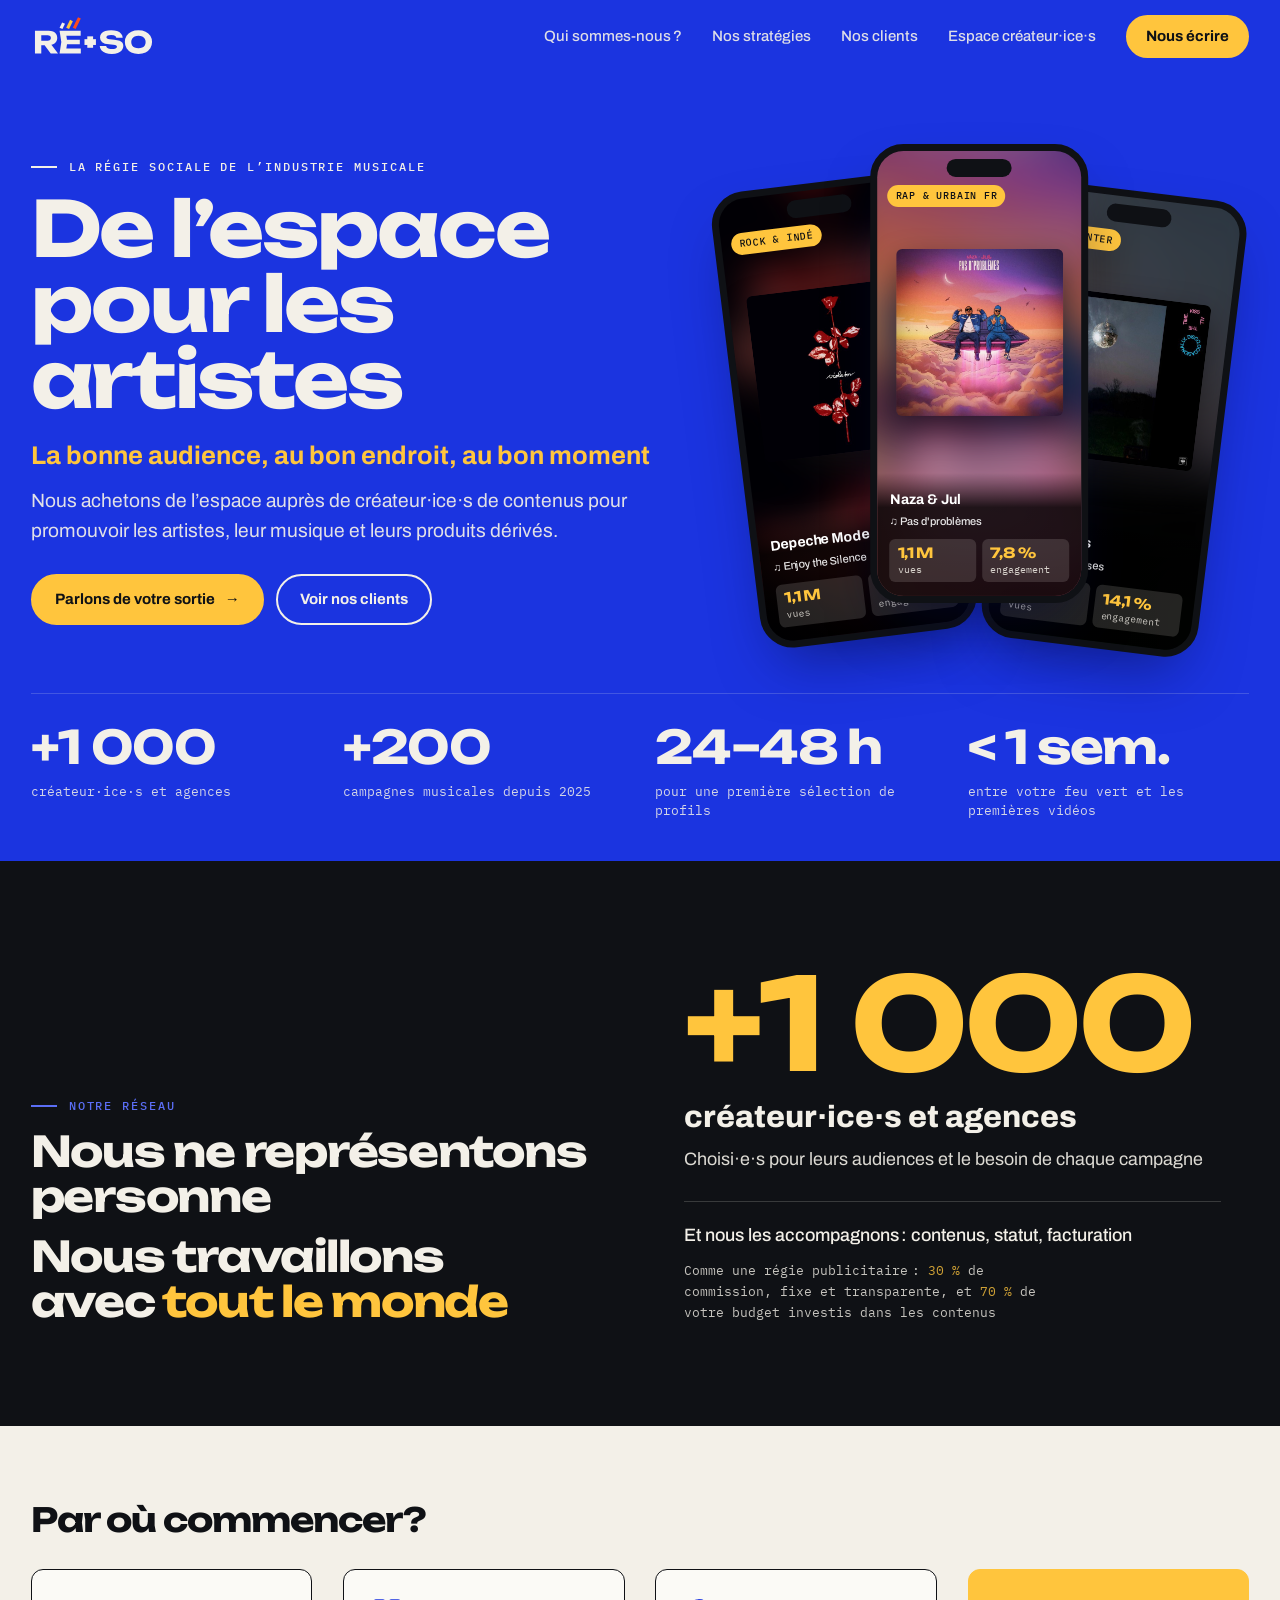
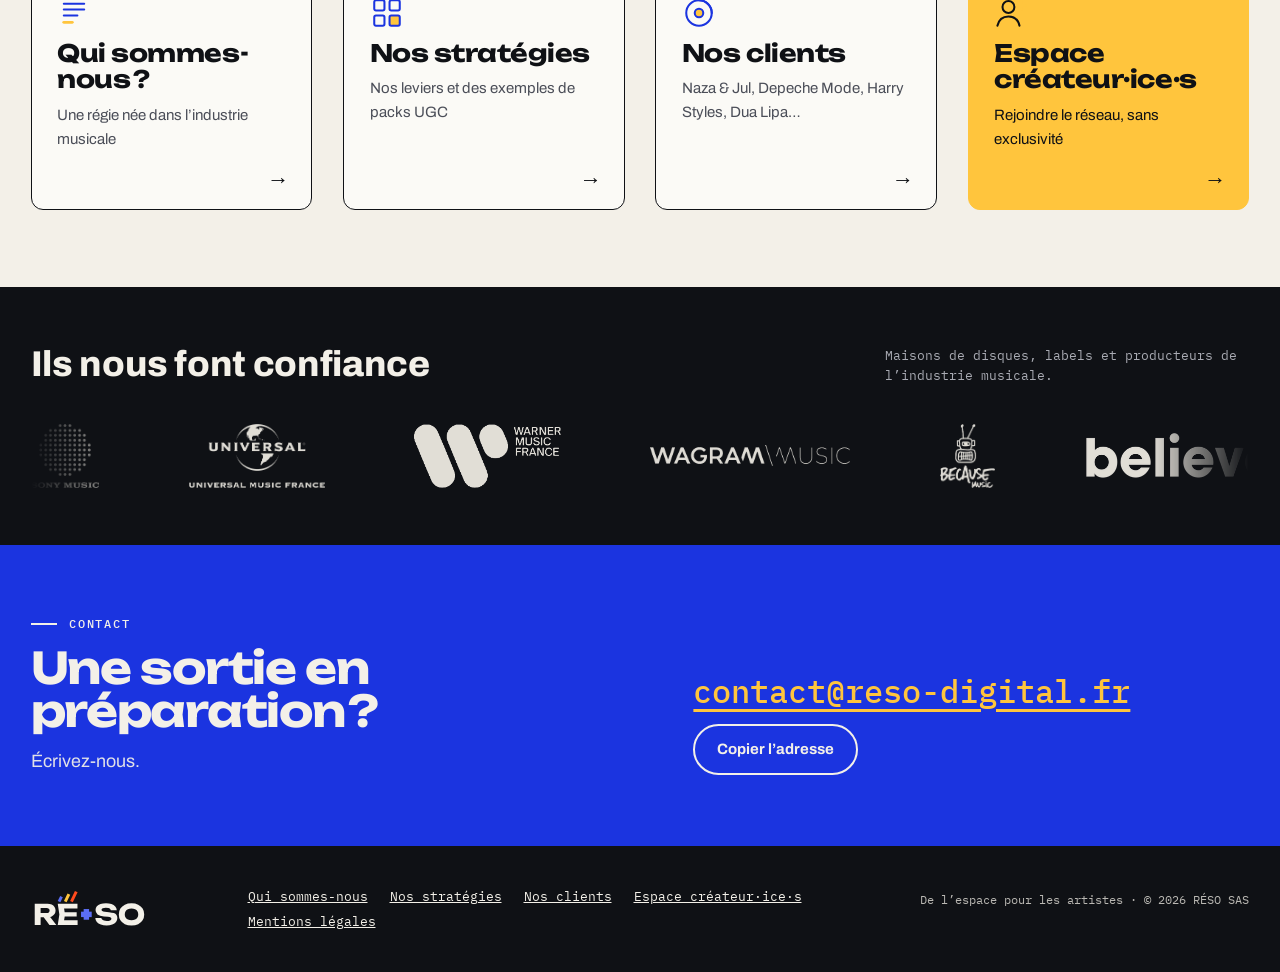
<file: index.html>
<!DOCTYPE html>
<html lang="fr">
<head>
<meta charset="utf-8">
<meta name="viewport" content="width=device-width, initial-scale=1, viewport-fit=cover">
<title>RÉSO — La régie sociale de l’industrie musicale</title>
<meta name="description" content="RÉSO achète de l’espace auprès de créateur·ice·s de contenus pour promouvoir les artistes, leur musique et leurs produits dérivés.">
<meta property="og:title" content="RÉSO — La régie sociale de l’industrie musicale">
<meta property="og:description" content="RÉSO achète de l’espace auprès de créateur·ice·s de contenus pour promouvoir les artistes, leur musique et leurs produits dérivés.">
<meta property="og:type" content="website">
<meta property="og:url" content="https://reso-digital.fr/">
<meta property="og:image" content="https://reso-digital.fr/assets/partage.png">
<meta name="theme-color" content="#1B34E0">
<link rel="canonical" href="https://reso-digital.fr/">
<link rel="icon" href="assets/favicon.svg" type="image/svg+xml">
<link rel="preload" href="assets/fonts/unbounded-latin-700.woff2" as="font" type="font/woff2" crossorigin>
<link rel="stylesheet" href="assets/style.css">
</head>
<body>
<a class="skip" href="#accueil-contenu">Aller au contenu</a>
<header class="site-header" id="accueil-entete">
  <div class="wrap">
    <a class="logo" href="index.html" aria-label="RÉSO — accueil"><svg role="img" aria-label="RÉSO" xmlns="http://www.w3.org/2000/svg" viewBox="-60.0 -1230.0 4067.0 1290.0"><g transform="scale(1 -1)"><path d="M213.0 422H486.0Q536.0 422 564.0 445.0Q592.0 468 592.0 509Q592.0 551 564.0 573.5Q536.0 596 486.0 596H184.0L277.0 695V0H70.0V750H515.0Q601.0 750 665.0 719.5Q729.0 689 765.0 635.5Q801.0 582 801.0 509Q801.0 438 765.0 384.0Q729.0 330 665.0 300.0Q601.0 270 515.0 270H213.0ZM325.0 351H558.0L827.0 0H587.0Z" fill="#F3F0E8"/><path d="M1541.0 450V300H992.0V450ZM1133.0 375 1084.0 74 1000.0 168H1574.0V0H877.0L934.0 375L877.0 750H1569.0V582H1000.0L1084.0 676Z" fill="#F3F0E8"/><path d="M2195.0 246H2406.0Q2411.0 215 2435.0 192.0Q2459.0 169 2499.5 156.5Q2540.0 144 2595.0 144Q2671.0 144 2715.0 163.5Q2759.0 183 2759.0 221Q2759.0 250 2734.0 266.0Q2709.0 282 2638.0 289L2498.0 302Q2343.0 316 2273.0 372.5Q2203.0 429 2203.0 525Q2203.0 603 2248.5 657.0Q2294.0 711 2376.5 738.5Q2459.0 766 2569.0 766Q2677.0 766 2761.0 735.5Q2845.0 705 2894.5 649.0Q2944.0 593 2948.0 519H2738.0Q2734.0 546 2712.5 565.5Q2691.0 585 2654.0 595.5Q2617.0 606 2565.0 606Q2495.0 606 2454.0 587.5Q2413.0 569 2413.0 533Q2413.0 507 2437.5 491.0Q2462.0 475 2526.0 469L2675.0 454Q2782.0 444 2846.0 419.5Q2910.0 395 2939.0 352.0Q2968.0 309 2968.0 245Q2968.0 166 2921.0 107.5Q2874.0 49 2789.0 16.5Q2704.0 -16 2591.0 -16Q2475.0 -16 2386.5 16.5Q2298.0 49 2248.0 108.5Q2198.0 168 2195.0 246Z" fill="#F3F0E8"/><path d="M3464.0 -16Q3331.0 -16 3230.5 33.0Q3130.0 82 3074.5 170.0Q3019.0 258 3019.0 375Q3019.0 492 3074.5 580.0Q3130.0 668 3230.5 717.0Q3331.0 766 3464.0 766Q3598.0 766 3698.0 717.0Q3798.0 668 3854.0 580.0Q3910.0 492 3910.0 375Q3910.0 258 3854.0 170.0Q3798.0 82 3698.0 33.0Q3598.0 -16 3464.0 -16ZM3464.0 169Q3537.0 169 3590.0 194.0Q3643.0 219 3671.5 265.0Q3700.0 311 3700.0 375Q3700.0 439 3671.5 485.0Q3643.0 531 3590.0 556.0Q3537.0 581 3464.0 581Q3392.0 581 3339.0 556.0Q3286.0 531 3257.0 485.0Q3228.0 439 3228.0 375Q3228.0 311 3257.0 265.0Q3286.0 219 3339.0 194.0Q3392.0 169 3464.0 169Z" fill="#F3F0E8"/><path d="M 924.0 825.0 L 1008.1 997.5" stroke="#F3F0E8" stroke-width="103.5" stroke-linecap="butt" fill="none"/><path d="M 1141.4 825.0 L 1267.6 1083.8" stroke="#FFC53D" stroke-width="103.5" stroke-linecap="butt" fill="none"/><path d="M 1358.7 825.0 L 1527.0 1170.0" stroke="#FF4A1C" stroke-width="103.5" stroke-linecap="butt" fill="none"/><path d="M 1694.0 375.0 H 2069.0" stroke="#F3F0E8" stroke-width="190.4" stroke-linecap="butt" fill="none"/><path d="M 1881.5 187.5 V 562.5" stroke="#F3F0E8" stroke-width="190.4" stroke-linecap="butt" fill="none"/></g></svg></a>
    <button class="menu-btn" type="button" aria-expanded="false" aria-controls="accueil-nav"><span class="barres" aria-hidden="true"><i></i><i></i><i></i></span>Menu</button>
    <nav class="nav" id="accueil-nav" aria-label="Navigation principale">
      <a href="qui-sommes-nous.html">Qui sommes-nous ?</a>
      <a href="strategies.html">Nos stratégies</a>
      <a href="clients.html">Nos clients</a>
      <a href="createurs.html">Espace créateur·ice·s</a>
      <a class="btn btn-ambre" href="#accueil-contact">Nous écrire</a>
    </nav>
  </div>
</header>
<main id="accueil-contenu">
<section class="hero hero-accueil" id="accueil">
  <div class="wrap hero-grid">
    <div>
      <p class="eyebrow">La régie sociale de l’industrie musicale</p>
      <h1 class="h-display">De l’espace pour les artistes</h1>
      <p class="accroche">La bonne audience, au bon endroit, au bon moment</p>
      <p class="lede">Nous achetons de l’espace auprès de créateur·ice·s de contenus pour promouvoir les artistes, leur musique et leurs produits dérivés.</p>
      <div class="ctas">
        <a class="btn btn-ambre" href="#accueil-contact">Parlons de votre sortie <span class="fl" aria-hidden="true">→</span></a>
        <a class="btn btn-ivoire" href="clients.html">Voir nos clients</a>
      </div>
    </div>
    <div class="phones" id="phones" aria-label="Aperçu de campagnes"></div>
  </div>
  <div class="wrap">
    <div class="chiffres">
      <div class="chiffre"><b>+1&nbsp;000</b><span>créateur·ice·s et agences</span></div>
      <div class="chiffre"><b>+200</b><span>campagnes musicales depuis 2025</span></div>
      <div class="chiffre"><b>24–48&nbsp;h</b><span>pour une première sélection de profils</span></div>
      <div class="chiffre"><b>&lt;&nbsp;1&nbsp;sem.</b><span>entre votre feu vert et les premières vidéos</span></div>
    </div>
  </div>
</section>

<section class="reseau-accueil" aria-labelledby="accueil-reseau">
  <div class="wrap reseau-grid">
    <div>
      <p class="eyebrow">Notre réseau</p>
      <h2 class="h-display" id="accueil-reseau"><span>Nous ne représentons personne</span><span>Nous travaillons avec <em>tout le monde</em></span></h2>
    </div>
    <div class="reseau-chiffre">
      <b>+1&nbsp;000</b>
      <strong>créateur·ice·s et agences</strong>
      <p>Choisi·e·s pour leurs audiences et le besoin de chaque campagne</p>
      <p class="reseau-plus">Et nous les accompagnons : contenus, statut, facturation</p>
      <p class="reseau-modele">Comme une régie publicitaire : <b>30&nbsp;%</b> de commission, fixe et transparente, et <b>70&nbsp;%</b> de votre budget investis dans les contenus</p>
    </div>
  </div>
</section>

<section class="band portes" aria-labelledby="accueil-portes">
  <div class="wrap">
    <h2 class="portes-titre" id="accueil-portes">Par où commencer ?</h2>
    <div class="portes-grille portes-grille--4">
      <a class="porte" href="qui-sommes-nous.html"><svg viewBox="0 0 40 40" aria-hidden="true" fill="none" stroke="currentColor" stroke-width="2.4" stroke-linejoin="round" stroke-linecap="round"><path d="M8 9h24M8 16h24M8 23h16"/><path d="M8 31h10" stroke="#FFC53D" stroke-width="3.4"/></svg><h3>Qui sommes-nous ?</h3><p>Une régie née dans l’industrie musicale</p><span class="fl" aria-hidden="true">→</span></a>
      <a class="porte" href="strategies.html"><svg viewBox="0 0 40 40" aria-hidden="true" fill="none" stroke="currentColor" stroke-width="2.4" stroke-linejoin="round" stroke-linecap="round"><rect x="5" y="5" width="12" height="12" rx="2"/><rect x="23" y="5" width="12" height="12" rx="2"/><rect x="5" y="23" width="12" height="12" rx="2"/><rect x="23" y="23" width="12" height="12" rx="2" fill="#FFC53D"/></svg><h3>Nos stratégies</h3><p>Nos leviers et des exemples de packs UGC</p><span class="fl" aria-hidden="true">→</span></a>
      <a class="porte" href="clients.html"><svg viewBox="0 0 40 40" aria-hidden="true" fill="none" stroke="currentColor" stroke-width="2.4" stroke-linejoin="round" stroke-linecap="round"><circle cx="20" cy="20" r="15"/><circle cx="20" cy="20" r="5" fill="#FFC53D"/><path d="M20 5a15 15 0 0 1 15 15"/></svg><h3>Nos clients</h3><p data-apercu-campagnes>Des campagnes musicales récentes</p><span class="fl" aria-hidden="true">→</span></a>
      <a class="porte porte-createurs" href="createurs.html"><svg viewBox="0 0 40 40" aria-hidden="true" fill="none" stroke="currentColor" stroke-width="2.4" stroke-linejoin="round" stroke-linecap="round"><circle cx="17" cy="13" r="7"/><path d="M4 35c1.5-7 6.5-11 13-11s11.5 4 13 11"/><path d="M32 6v10M27 11h10" stroke="#FFC53D" stroke-width="3"/></svg><h3>Espace créateur·ice·s</h3><p>Rejoindre le réseau, sans exclusivité</p><span class="fl" aria-hidden="true">→</span></a>
    </div>
  </div>
</section>

<section class="confiance" aria-labelledby="accueil-confiance">
  <div class="wrap">
    <div class="confiance-tete">
      <h2 id="accueil-confiance">Ils nous font confiance</h2>
      <p>Maisons de disques, labels et producteurs de l’industrie musicale.</p>
    </div>
    <div class="marquee" data-clients></div>
    <div class="partenaires" id="partenaires" hidden></div>
  </div>
</section>
<section class="band contact" id="accueil-contact">
  <div class="wrap contact-grid">
    <div>
      <p class="eyebrow">Contact</p>
      <h2 class="h-display">Une sortie en préparation ?</h2>
      <p class="lede">Écrivez-nous.</p>
    </div>
    <div>
      <div class="mail">
        <a class="adresse" href="mailto:contact@reso-digital.fr" id="accueil-adresse" data-email="contact">contact@reso-digital.fr</a>
        <button class="btn btn-ivoire" type="button" data-copie="accueil-adresse">Copier l’adresse</button>
        <span class="copie-ok" role="status"></span>
      </div>
    </div>
  </div>
</section>
</main>
<footer class="site-footer">
  <div class="wrap">
    <a class="logo" href="index.html" aria-label="RÉSO — accueil"><svg role="img" aria-label="RÉSO" xmlns="http://www.w3.org/2000/svg" viewBox="-60.0 -1230.0 4067.0 1290.0"><g transform="scale(1 -1)"><path d="M213.0 422H486.0Q536.0 422 564.0 445.0Q592.0 468 592.0 509Q592.0 551 564.0 573.5Q536.0 596 486.0 596H184.0L277.0 695V0H70.0V750H515.0Q601.0 750 665.0 719.5Q729.0 689 765.0 635.5Q801.0 582 801.0 509Q801.0 438 765.0 384.0Q729.0 330 665.0 300.0Q601.0 270 515.0 270H213.0ZM325.0 351H558.0L827.0 0H587.0Z" fill="#F3F0E8"/><path d="M1541.0 450V300H992.0V450ZM1133.0 375 1084.0 74 1000.0 168H1574.0V0H877.0L934.0 375L877.0 750H1569.0V582H1000.0L1084.0 676Z" fill="#F3F0E8"/><path d="M2195.0 246H2406.0Q2411.0 215 2435.0 192.0Q2459.0 169 2499.5 156.5Q2540.0 144 2595.0 144Q2671.0 144 2715.0 163.5Q2759.0 183 2759.0 221Q2759.0 250 2734.0 266.0Q2709.0 282 2638.0 289L2498.0 302Q2343.0 316 2273.0 372.5Q2203.0 429 2203.0 525Q2203.0 603 2248.5 657.0Q2294.0 711 2376.5 738.5Q2459.0 766 2569.0 766Q2677.0 766 2761.0 735.5Q2845.0 705 2894.5 649.0Q2944.0 593 2948.0 519H2738.0Q2734.0 546 2712.5 565.5Q2691.0 585 2654.0 595.5Q2617.0 606 2565.0 606Q2495.0 606 2454.0 587.5Q2413.0 569 2413.0 533Q2413.0 507 2437.5 491.0Q2462.0 475 2526.0 469L2675.0 454Q2782.0 444 2846.0 419.5Q2910.0 395 2939.0 352.0Q2968.0 309 2968.0 245Q2968.0 166 2921.0 107.5Q2874.0 49 2789.0 16.5Q2704.0 -16 2591.0 -16Q2475.0 -16 2386.5 16.5Q2298.0 49 2248.0 108.5Q2198.0 168 2195.0 246Z" fill="#F3F0E8"/><path d="M3464.0 -16Q3331.0 -16 3230.5 33.0Q3130.0 82 3074.5 170.0Q3019.0 258 3019.0 375Q3019.0 492 3074.5 580.0Q3130.0 668 3230.5 717.0Q3331.0 766 3464.0 766Q3598.0 766 3698.0 717.0Q3798.0 668 3854.0 580.0Q3910.0 492 3910.0 375Q3910.0 258 3854.0 170.0Q3798.0 82 3698.0 33.0Q3598.0 -16 3464.0 -16ZM3464.0 169Q3537.0 169 3590.0 194.0Q3643.0 219 3671.5 265.0Q3700.0 311 3700.0 375Q3700.0 439 3671.5 485.0Q3643.0 531 3590.0 556.0Q3537.0 581 3464.0 581Q3392.0 581 3339.0 556.0Q3286.0 531 3257.0 485.0Q3228.0 439 3228.0 375Q3228.0 311 3257.0 265.0Q3286.0 219 3339.0 194.0Q3392.0 169 3464.0 169Z" fill="#F3F0E8"/><path d="M 924.0 825.0 L 1008.1 997.5" stroke="#5B6EF5" stroke-width="103.5" stroke-linecap="butt" fill="none"/><path d="M 1141.4 825.0 L 1267.6 1083.8" stroke="#FFC53D" stroke-width="103.5" stroke-linecap="butt" fill="none"/><path d="M 1358.7 825.0 L 1527.0 1170.0" stroke="#FF4A1C" stroke-width="103.5" stroke-linecap="butt" fill="none"/><path d="M 1694.0 375.0 H 2069.0" stroke="#5B6EF5" stroke-width="190.4" stroke-linecap="butt" fill="none"/><path d="M 1881.5 187.5 V 562.5" stroke="#5B6EF5" stroke-width="190.4" stroke-linecap="butt" fill="none"/></g></svg></a>
    <nav aria-label="Plan du site">
      <a href="qui-sommes-nous.html">Qui sommes-nous</a>
      <a href="strategies.html">Nos stratégies</a>
      <a href="clients.html">Nos clients</a>
      <a href="createurs.html">Espace créateur·ice·s</a>
      <a href="mentions-legales.html">Mentions légales</a>
    </nav>
    <small>De l’espace pour les artistes · © 2026 RÉSO SAS</small>
  </div>
</footer>
<a class="cta-flottant" href="#accueil-contact" data-cible="accueil-contact">Nous écrire</a>

<script src="contenu.js"></script>
<script src="assets/site.js"></script>
</body>
</html>
</file>
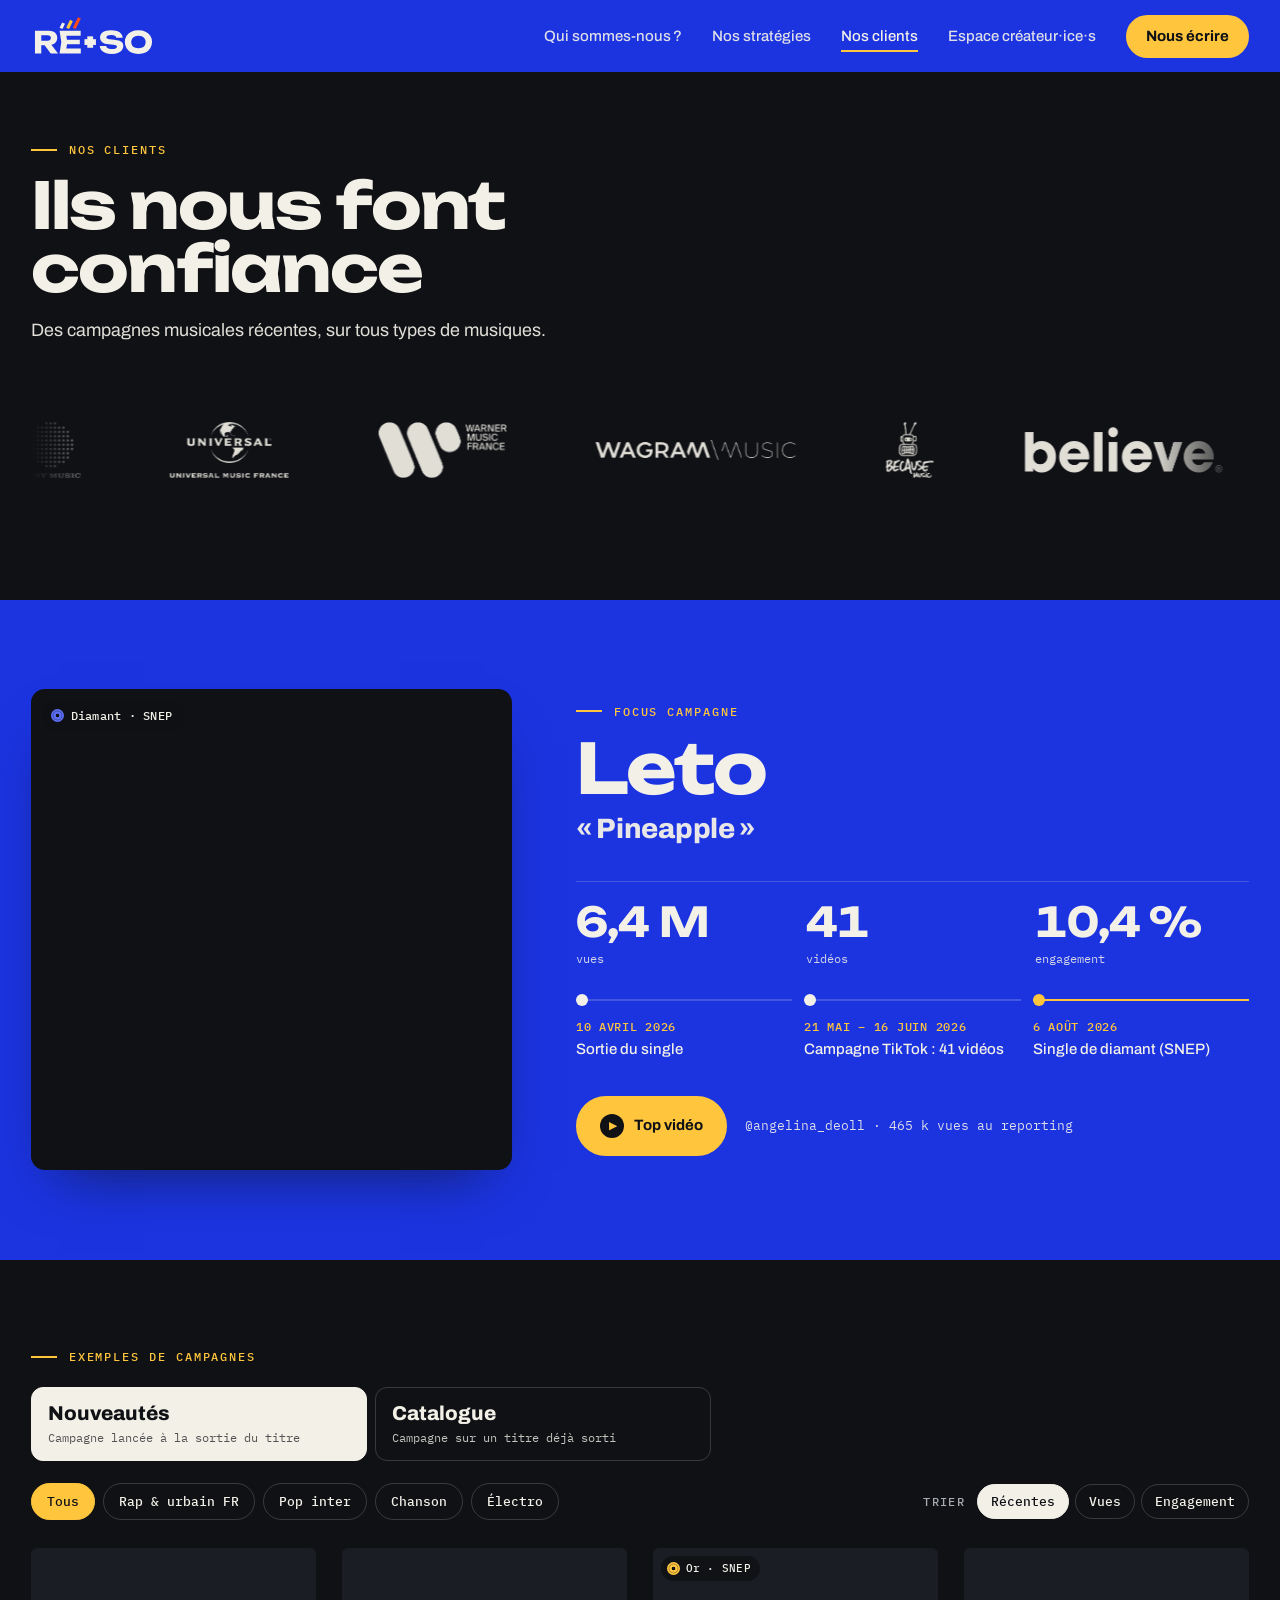
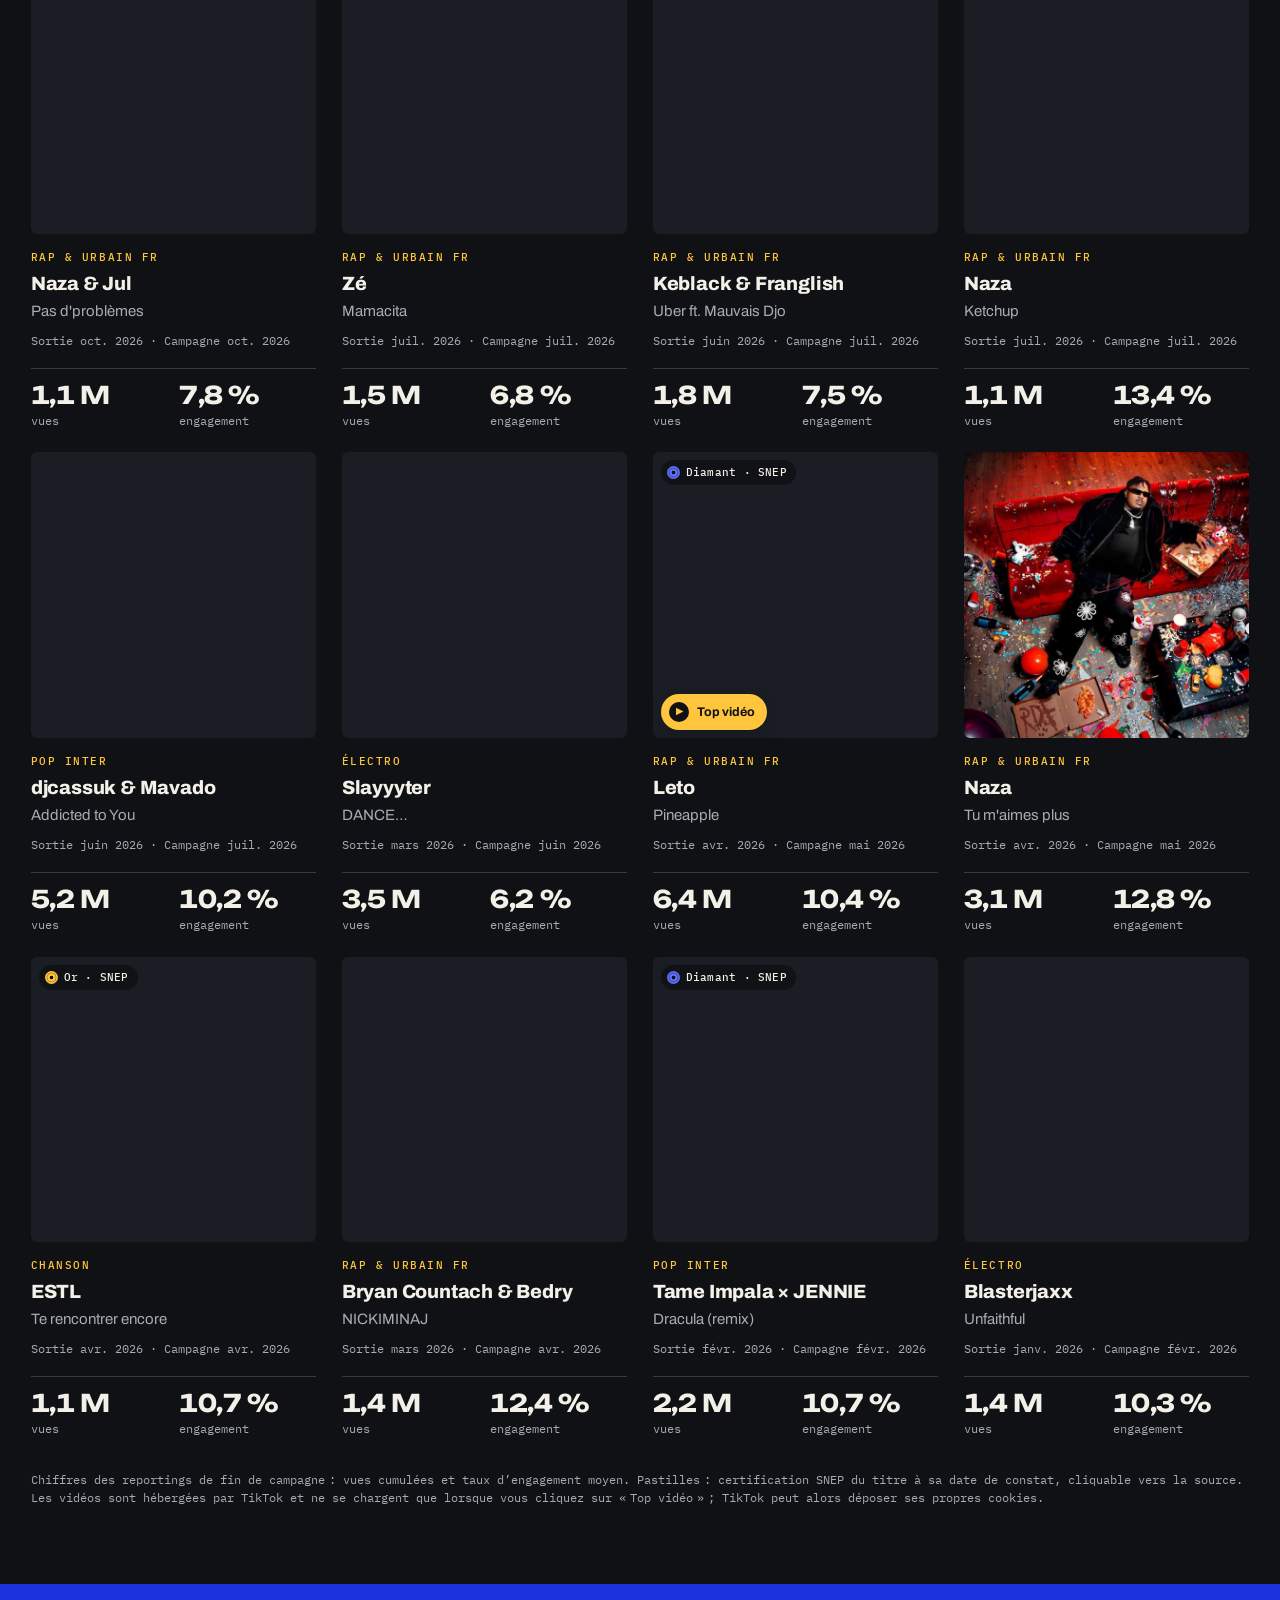
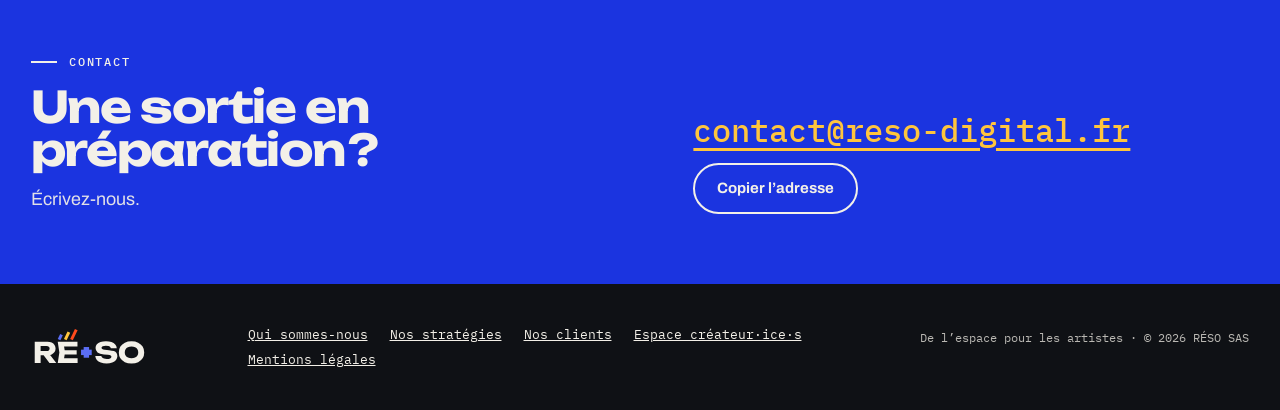
<file: campagnes.html>
<!DOCTYPE html>
<html lang="fr"><head><meta charset="utf-8"><title>Nos clients — RÉSO</title><meta http-equiv="refresh" content="0; url=clients.html"><meta name="robots" content="noindex"><link rel="canonical" href="https://reso-digital.fr/clients.html"></head><body><p><a href="clients.html">Nos clients</a></p></body></html>
</file>
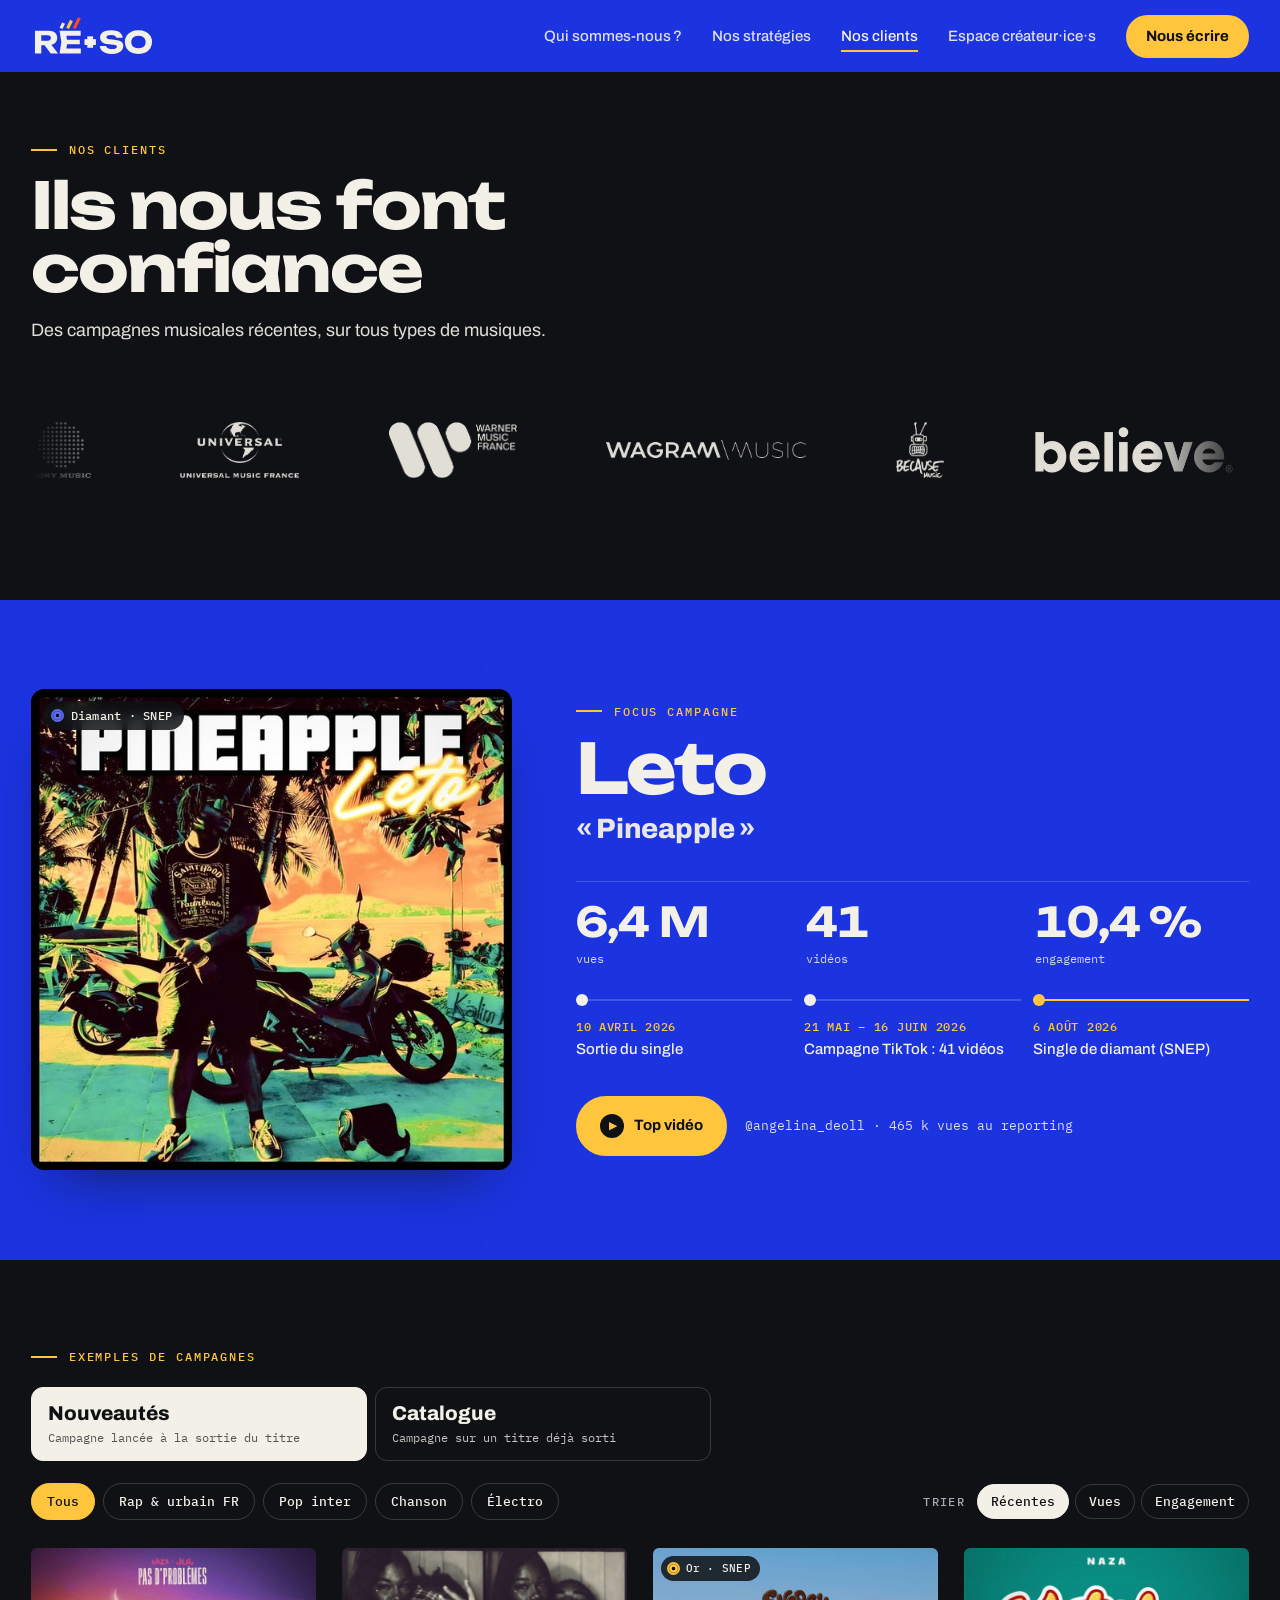
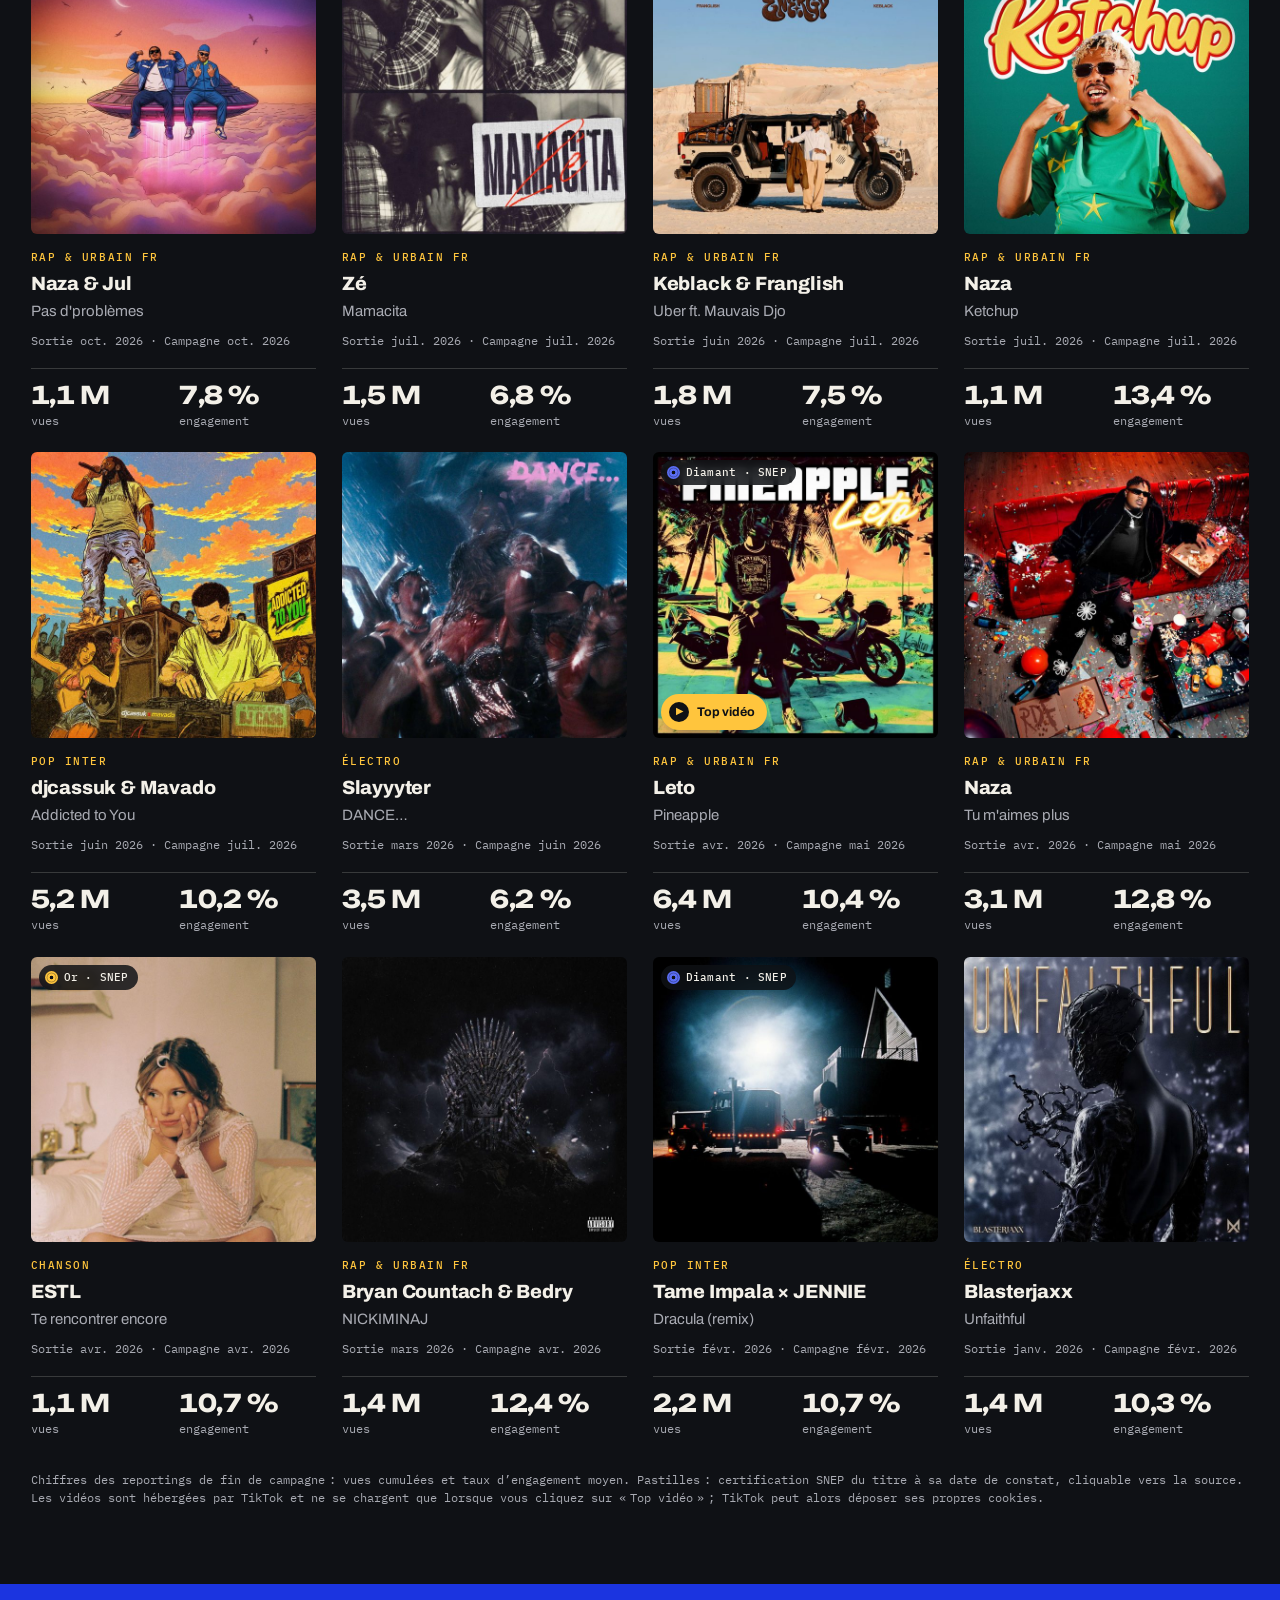
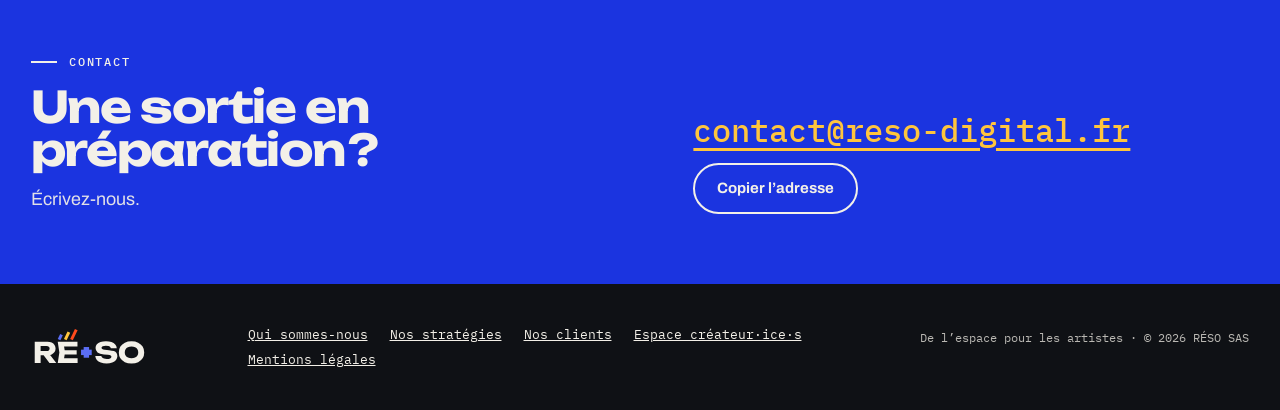
<file: clients.html>
<!DOCTYPE html>
<html lang="fr">
<head>
<meta charset="utf-8">
<meta name="viewport" content="width=device-width, initial-scale=1, viewport-fit=cover">
<title>Nos clients — RÉSO</title>
<meta name="description" content="Les maisons de disques et labels qui nous font confiance, et des exemples de campagnes musicales à plus d’un million de vues.">
<meta property="og:title" content="Nos clients — RÉSO">
<meta property="og:description" content="Les maisons de disques et labels qui nous font confiance, et des exemples de campagnes musicales à plus d’un million de vues.">
<meta property="og:type" content="website">
<meta property="og:url" content="https://reso-digital.fr/clients.html">
<meta property="og:image" content="https://reso-digital.fr/assets/partage.png">
<meta name="theme-color" content="#1B34E0">
<link rel="canonical" href="https://reso-digital.fr/clients.html">
<link rel="icon" href="assets/favicon.svg" type="image/svg+xml">
<link rel="preload" href="assets/fonts/unbounded-latin-700.woff2" as="font" type="font/woff2" crossorigin>
<link rel="stylesheet" href="assets/style.css">
</head>
<body>
<a class="skip" href="#clients-contenu">Aller au contenu</a>
<header class="site-header" id="clients-entete">
  <div class="wrap">
    <a class="logo" href="index.html" aria-label="RÉSO — accueil"><svg role="img" aria-label="RÉSO" xmlns="http://www.w3.org/2000/svg" viewBox="-60.0 -1230.0 4067.0 1290.0"><g transform="scale(1 -1)"><path d="M213.0 422H486.0Q536.0 422 564.0 445.0Q592.0 468 592.0 509Q592.0 551 564.0 573.5Q536.0 596 486.0 596H184.0L277.0 695V0H70.0V750H515.0Q601.0 750 665.0 719.5Q729.0 689 765.0 635.5Q801.0 582 801.0 509Q801.0 438 765.0 384.0Q729.0 330 665.0 300.0Q601.0 270 515.0 270H213.0ZM325.0 351H558.0L827.0 0H587.0Z" fill="#F3F0E8"/><path d="M1541.0 450V300H992.0V450ZM1133.0 375 1084.0 74 1000.0 168H1574.0V0H877.0L934.0 375L877.0 750H1569.0V582H1000.0L1084.0 676Z" fill="#F3F0E8"/><path d="M2195.0 246H2406.0Q2411.0 215 2435.0 192.0Q2459.0 169 2499.5 156.5Q2540.0 144 2595.0 144Q2671.0 144 2715.0 163.5Q2759.0 183 2759.0 221Q2759.0 250 2734.0 266.0Q2709.0 282 2638.0 289L2498.0 302Q2343.0 316 2273.0 372.5Q2203.0 429 2203.0 525Q2203.0 603 2248.5 657.0Q2294.0 711 2376.5 738.5Q2459.0 766 2569.0 766Q2677.0 766 2761.0 735.5Q2845.0 705 2894.5 649.0Q2944.0 593 2948.0 519H2738.0Q2734.0 546 2712.5 565.5Q2691.0 585 2654.0 595.5Q2617.0 606 2565.0 606Q2495.0 606 2454.0 587.5Q2413.0 569 2413.0 533Q2413.0 507 2437.5 491.0Q2462.0 475 2526.0 469L2675.0 454Q2782.0 444 2846.0 419.5Q2910.0 395 2939.0 352.0Q2968.0 309 2968.0 245Q2968.0 166 2921.0 107.5Q2874.0 49 2789.0 16.5Q2704.0 -16 2591.0 -16Q2475.0 -16 2386.5 16.5Q2298.0 49 2248.0 108.5Q2198.0 168 2195.0 246Z" fill="#F3F0E8"/><path d="M3464.0 -16Q3331.0 -16 3230.5 33.0Q3130.0 82 3074.5 170.0Q3019.0 258 3019.0 375Q3019.0 492 3074.5 580.0Q3130.0 668 3230.5 717.0Q3331.0 766 3464.0 766Q3598.0 766 3698.0 717.0Q3798.0 668 3854.0 580.0Q3910.0 492 3910.0 375Q3910.0 258 3854.0 170.0Q3798.0 82 3698.0 33.0Q3598.0 -16 3464.0 -16ZM3464.0 169Q3537.0 169 3590.0 194.0Q3643.0 219 3671.5 265.0Q3700.0 311 3700.0 375Q3700.0 439 3671.5 485.0Q3643.0 531 3590.0 556.0Q3537.0 581 3464.0 581Q3392.0 581 3339.0 556.0Q3286.0 531 3257.0 485.0Q3228.0 439 3228.0 375Q3228.0 311 3257.0 265.0Q3286.0 219 3339.0 194.0Q3392.0 169 3464.0 169Z" fill="#F3F0E8"/><path d="M 924.0 825.0 L 1008.1 997.5" stroke="#F3F0E8" stroke-width="103.5" stroke-linecap="butt" fill="none"/><path d="M 1141.4 825.0 L 1267.6 1083.8" stroke="#FFC53D" stroke-width="103.5" stroke-linecap="butt" fill="none"/><path d="M 1358.7 825.0 L 1527.0 1170.0" stroke="#FF4A1C" stroke-width="103.5" stroke-linecap="butt" fill="none"/><path d="M 1694.0 375.0 H 2069.0" stroke="#F3F0E8" stroke-width="190.4" stroke-linecap="butt" fill="none"/><path d="M 1881.5 187.5 V 562.5" stroke="#F3F0E8" stroke-width="190.4" stroke-linecap="butt" fill="none"/></g></svg></a>
    <button class="menu-btn" type="button" aria-expanded="false" aria-controls="clients-nav"><span class="barres" aria-hidden="true"><i></i><i></i><i></i></span>Menu</button>
    <nav class="nav" id="clients-nav" aria-label="Navigation principale">
      <a href="qui-sommes-nous.html">Qui sommes-nous ?</a>
      <a href="strategies.html">Nos stratégies</a>
      <a href="clients.html" aria-current="page">Nos clients</a>
      <a href="createurs.html">Espace créateur·ice·s</a>
      <a class="btn btn-ambre" href="#clients-contact">Nous écrire</a>
    </nav>
  </div>
</header>
<main id="clients-contenu">
<section class="page-tete page-tete--encre page-tete--clients" id="clients">
  <div class="wrap">
    <p class="eyebrow">Nos clients</p>
    <h1 class="h-display">Ils nous font confiance</h1>
    <p class="lede">Des campagnes musicales récentes, sur tous types de musiques.</p>
  </div>
  <div class="wrap">
    <div class="marquee marquee--tete" data-clients></div>
  </div>
</section>

<section class="band focus" id="clients-focus" aria-labelledby="clients-focus-titre">
  <div class="wrap" id="focus"></div>
</section>

<section class="band campagnes campagnes--page" aria-labelledby="clients-exemples">
  <div class="wrap">
    <h2 class="eyebrow camp-titre" id="clients-exemples">Exemples de campagnes</h2>
    <div class="periodes" role="tablist" aria-label="Nouveautés ou catalogue">
      <button type="button" role="tab" class="periode" id="clients-tab-nouveaute" data-periode="nouveaute" aria-selected="true" aria-controls="grille"><b>Nouveautés</b><span>Campagne lancée à la sortie du titre</span></button>
      <button type="button" role="tab" class="periode" id="clients-tab-catalogue" data-periode="catalogue" aria-selected="false" aria-controls="grille"><b>Catalogue</b><span>Campagne sur un titre déjà sorti</span></button>
    </div>
    <div class="camp-outils">
      <div class="filtres" id="filtres" role="group" aria-label="Filtrer par genre"></div>
      <div class="tri" role="group" aria-label="Trier">
        <span class="tri-l">Trier</span>
        <button type="button" class="tri-b" data-tri="recentes" aria-pressed="true">Récentes</button>
        <button type="button" class="tri-b" data-tri="vues" aria-pressed="false">Vues</button>
        <button type="button" class="tri-b" data-tri="engagement" aria-pressed="false">Engagement</button>
      </div>
    </div>
    <div class="grille" id="grille" role="tabpanel" aria-live="polite"></div>
    <p class="note">Chiffres des reportings de fin de campagne : vues cumulées et taux d’engagement moyen. Pastilles : certification SNEP du titre à sa date de constat, cliquable vers la source. Les vidéos sont hébergées par TikTok et ne se chargent que lorsque vous cliquez sur « Top vidéo » ; TikTok peut alors déposer ses propres cookies.</p>
  </div>
</section>

<dialog class="lecteur" id="lecteur" aria-labelledby="lecteur-titre">
  <div class="lecteur-tete">
    <div>
      <p class="lecteur-sur" id="lecteur-sur"></p>
      <h2 id="lecteur-titre"></h2>
    </div>
    <button type="button" class="lecteur-fermer" data-fermer aria-label="Fermer la vidéo">×</button>
  </div>
  <div class="lecteur-video" id="lecteur-video"></div>
  <p class="lecteur-pied"><span id="lecteur-stats"></span><a id="lecteur-lien" href="#" target="_blank" rel="noopener">Ouvrir sur TikTok ↗</a></p>
</dialog>
<section class="band contact" id="clients-contact">
  <div class="wrap contact-grid">
    <div>
      <p class="eyebrow">Contact</p>
      <h2 class="h-display">Une sortie en préparation ?</h2>
      <p class="lede">Écrivez-nous.</p>
    </div>
    <div>
      <div class="mail">
        <a class="adresse" href="mailto:contact@reso-digital.fr" id="clients-adresse" data-email="contact">contact@reso-digital.fr</a>
        <button class="btn btn-ivoire" type="button" data-copie="clients-adresse">Copier l’adresse</button>
        <span class="copie-ok" role="status"></span>
      </div>
    </div>
  </div>
</section>
</main>
<footer class="site-footer">
  <div class="wrap">
    <a class="logo" href="index.html" aria-label="RÉSO — accueil"><svg role="img" aria-label="RÉSO" xmlns="http://www.w3.org/2000/svg" viewBox="-60.0 -1230.0 4067.0 1290.0"><g transform="scale(1 -1)"><path d="M213.0 422H486.0Q536.0 422 564.0 445.0Q592.0 468 592.0 509Q592.0 551 564.0 573.5Q536.0 596 486.0 596H184.0L277.0 695V0H70.0V750H515.0Q601.0 750 665.0 719.5Q729.0 689 765.0 635.5Q801.0 582 801.0 509Q801.0 438 765.0 384.0Q729.0 330 665.0 300.0Q601.0 270 515.0 270H213.0ZM325.0 351H558.0L827.0 0H587.0Z" fill="#F3F0E8"/><path d="M1541.0 450V300H992.0V450ZM1133.0 375 1084.0 74 1000.0 168H1574.0V0H877.0L934.0 375L877.0 750H1569.0V582H1000.0L1084.0 676Z" fill="#F3F0E8"/><path d="M2195.0 246H2406.0Q2411.0 215 2435.0 192.0Q2459.0 169 2499.5 156.5Q2540.0 144 2595.0 144Q2671.0 144 2715.0 163.5Q2759.0 183 2759.0 221Q2759.0 250 2734.0 266.0Q2709.0 282 2638.0 289L2498.0 302Q2343.0 316 2273.0 372.5Q2203.0 429 2203.0 525Q2203.0 603 2248.5 657.0Q2294.0 711 2376.5 738.5Q2459.0 766 2569.0 766Q2677.0 766 2761.0 735.5Q2845.0 705 2894.5 649.0Q2944.0 593 2948.0 519H2738.0Q2734.0 546 2712.5 565.5Q2691.0 585 2654.0 595.5Q2617.0 606 2565.0 606Q2495.0 606 2454.0 587.5Q2413.0 569 2413.0 533Q2413.0 507 2437.5 491.0Q2462.0 475 2526.0 469L2675.0 454Q2782.0 444 2846.0 419.5Q2910.0 395 2939.0 352.0Q2968.0 309 2968.0 245Q2968.0 166 2921.0 107.5Q2874.0 49 2789.0 16.5Q2704.0 -16 2591.0 -16Q2475.0 -16 2386.5 16.5Q2298.0 49 2248.0 108.5Q2198.0 168 2195.0 246Z" fill="#F3F0E8"/><path d="M3464.0 -16Q3331.0 -16 3230.5 33.0Q3130.0 82 3074.5 170.0Q3019.0 258 3019.0 375Q3019.0 492 3074.5 580.0Q3130.0 668 3230.5 717.0Q3331.0 766 3464.0 766Q3598.0 766 3698.0 717.0Q3798.0 668 3854.0 580.0Q3910.0 492 3910.0 375Q3910.0 258 3854.0 170.0Q3798.0 82 3698.0 33.0Q3598.0 -16 3464.0 -16ZM3464.0 169Q3537.0 169 3590.0 194.0Q3643.0 219 3671.5 265.0Q3700.0 311 3700.0 375Q3700.0 439 3671.5 485.0Q3643.0 531 3590.0 556.0Q3537.0 581 3464.0 581Q3392.0 581 3339.0 556.0Q3286.0 531 3257.0 485.0Q3228.0 439 3228.0 375Q3228.0 311 3257.0 265.0Q3286.0 219 3339.0 194.0Q3392.0 169 3464.0 169Z" fill="#F3F0E8"/><path d="M 924.0 825.0 L 1008.1 997.5" stroke="#5B6EF5" stroke-width="103.5" stroke-linecap="butt" fill="none"/><path d="M 1141.4 825.0 L 1267.6 1083.8" stroke="#FFC53D" stroke-width="103.5" stroke-linecap="butt" fill="none"/><path d="M 1358.7 825.0 L 1527.0 1170.0" stroke="#FF4A1C" stroke-width="103.5" stroke-linecap="butt" fill="none"/><path d="M 1694.0 375.0 H 2069.0" stroke="#5B6EF5" stroke-width="190.4" stroke-linecap="butt" fill="none"/><path d="M 1881.5 187.5 V 562.5" stroke="#5B6EF5" stroke-width="190.4" stroke-linecap="butt" fill="none"/></g></svg></a>
    <nav aria-label="Plan du site">
      <a href="qui-sommes-nous.html">Qui sommes-nous</a>
      <a href="strategies.html">Nos stratégies</a>
      <a href="clients.html">Nos clients</a>
      <a href="createurs.html">Espace créateur·ice·s</a>
      <a href="mentions-legales.html">Mentions légales</a>
    </nav>
    <small>De l’espace pour les artistes · © 2026 RÉSO SAS</small>
  </div>
</footer>
<a class="cta-flottant" href="#clients-contact" data-cible="clients-contact">Nous écrire</a>

<script src="contenu.js"></script>
<script src="assets/site.js"></script>
</body>
</html>
</file>
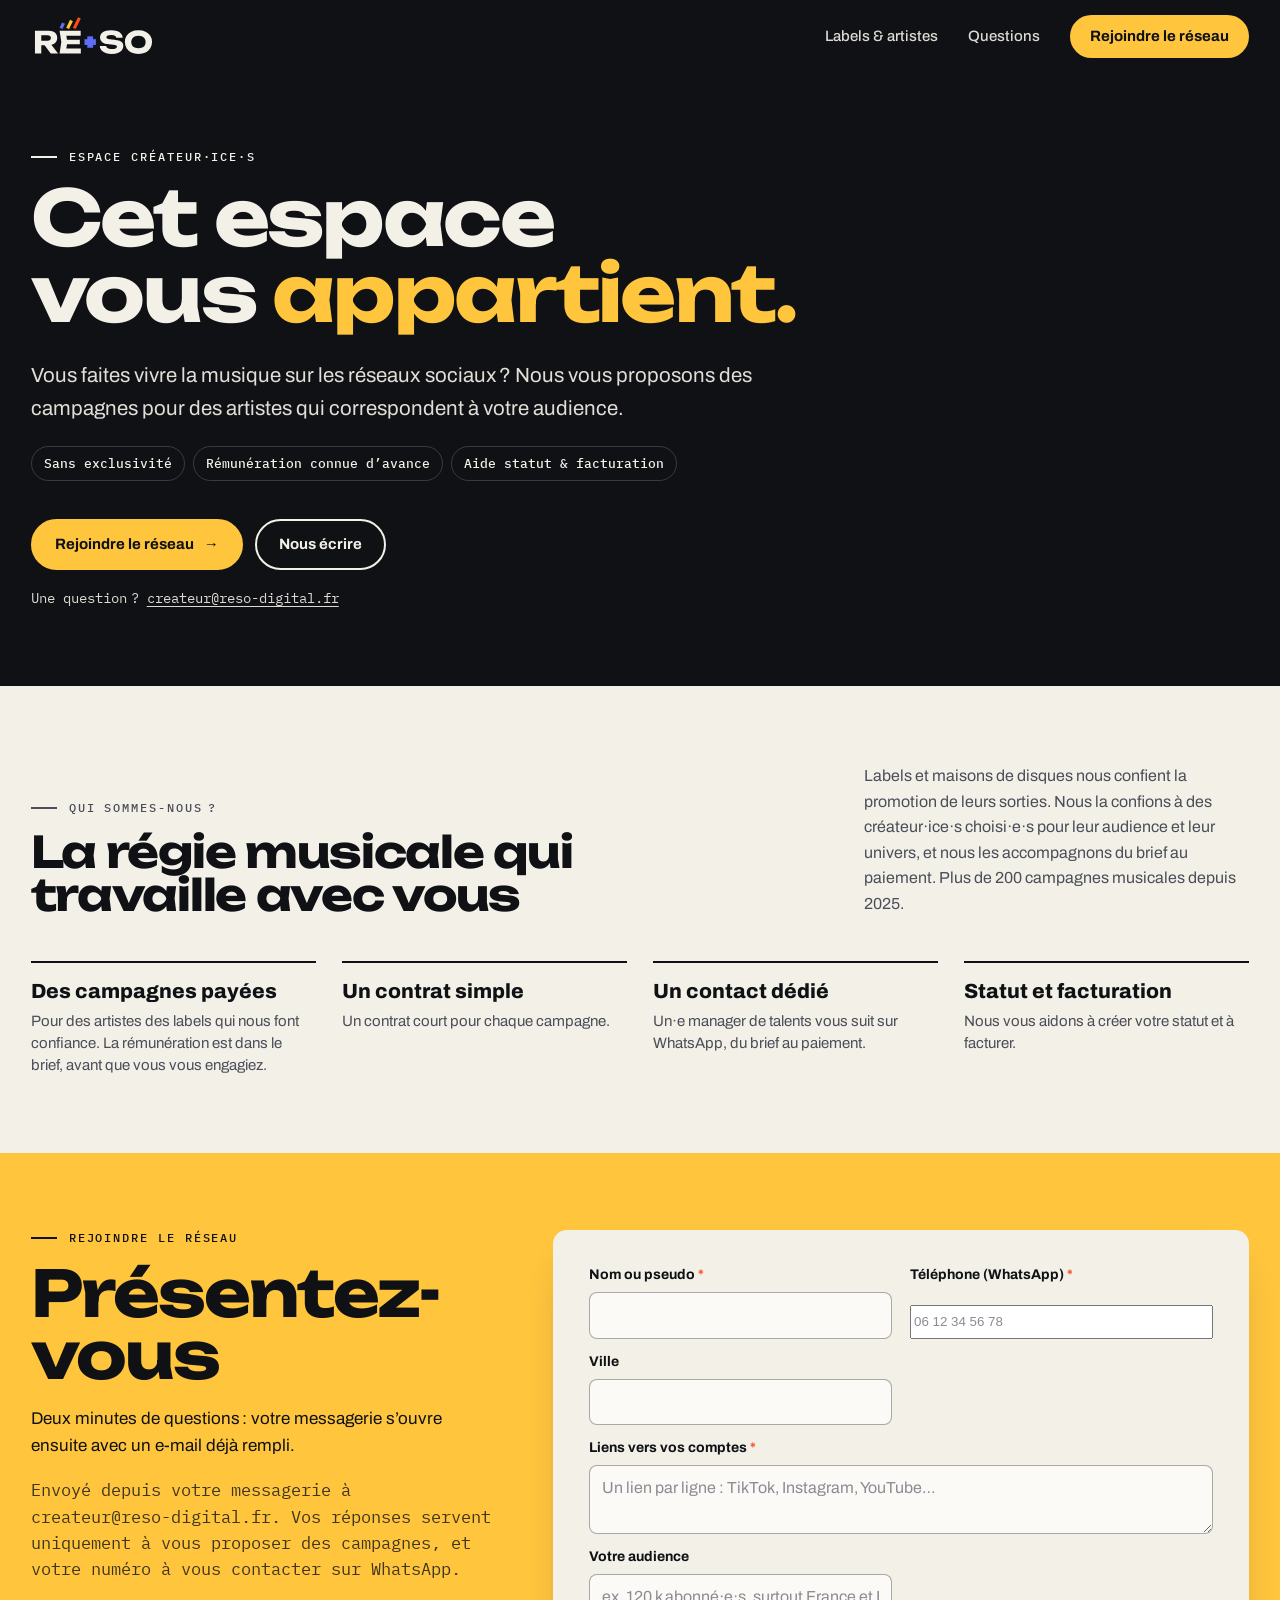
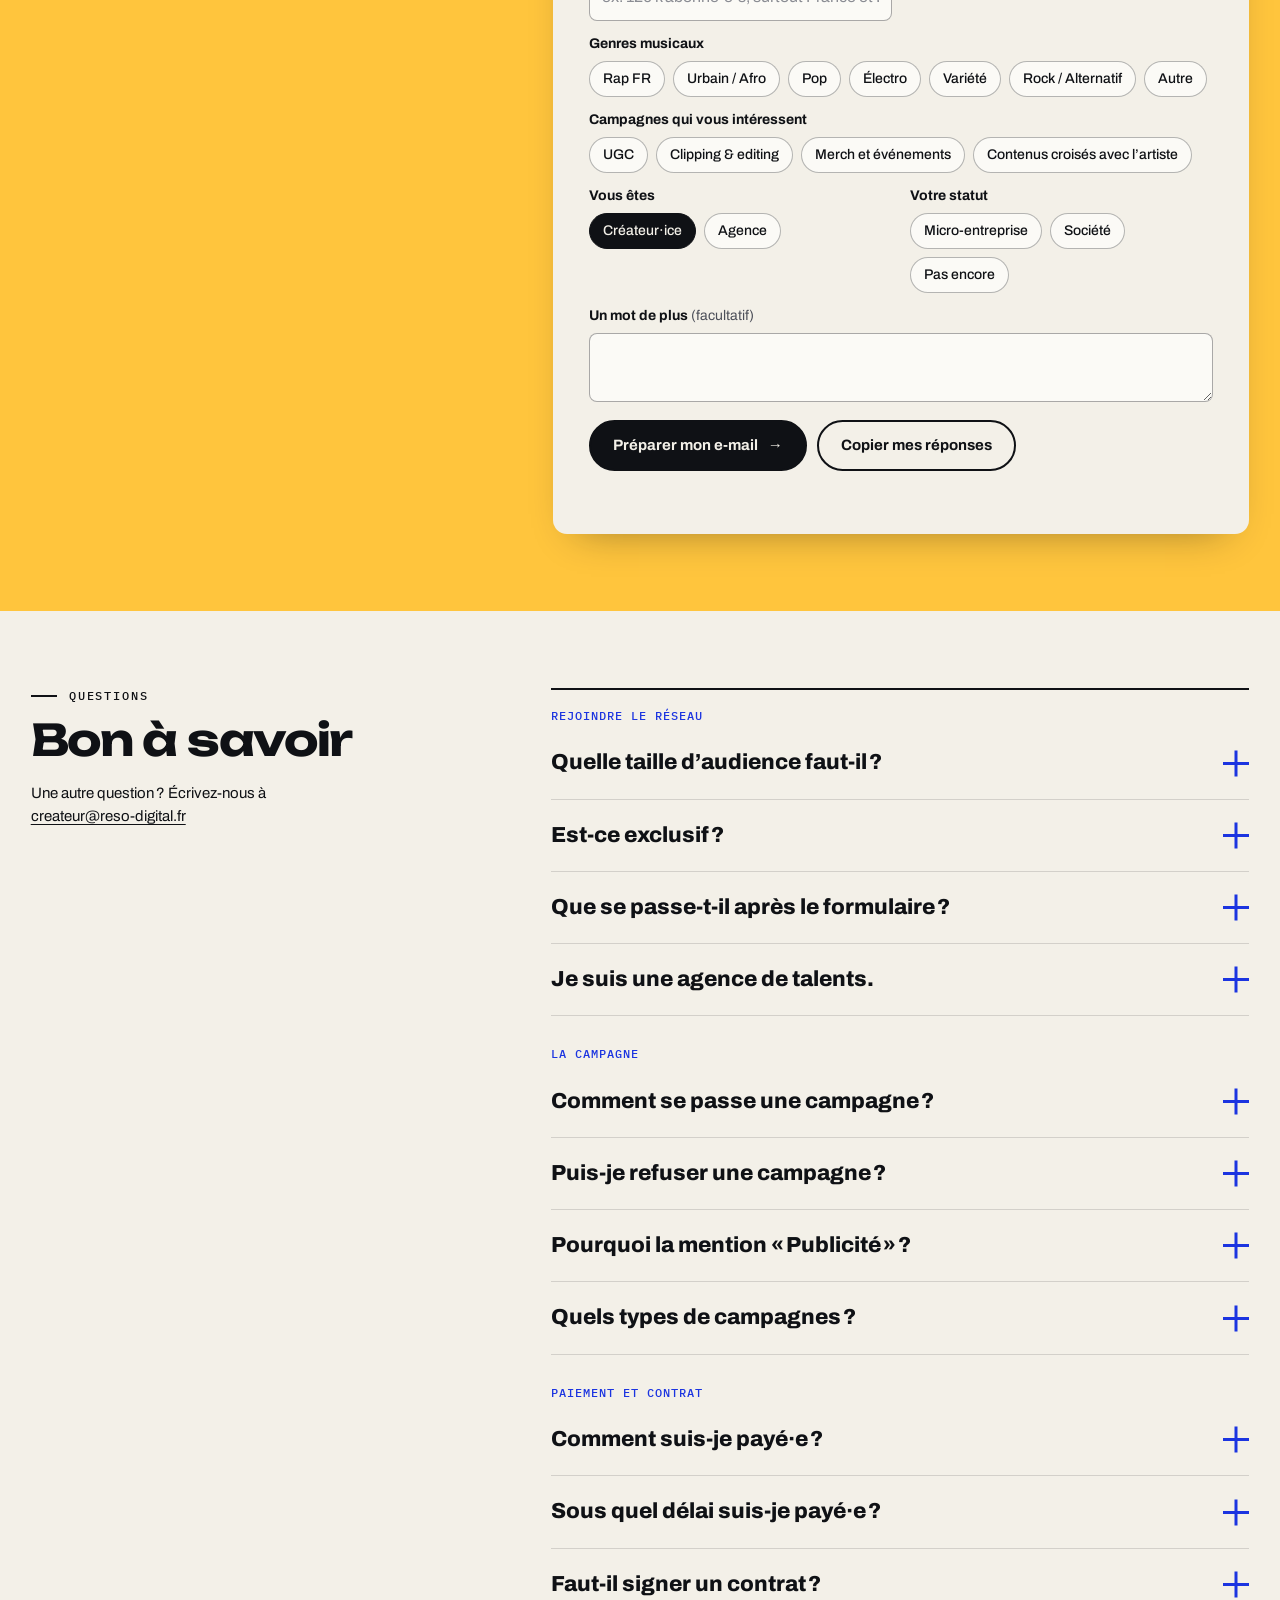
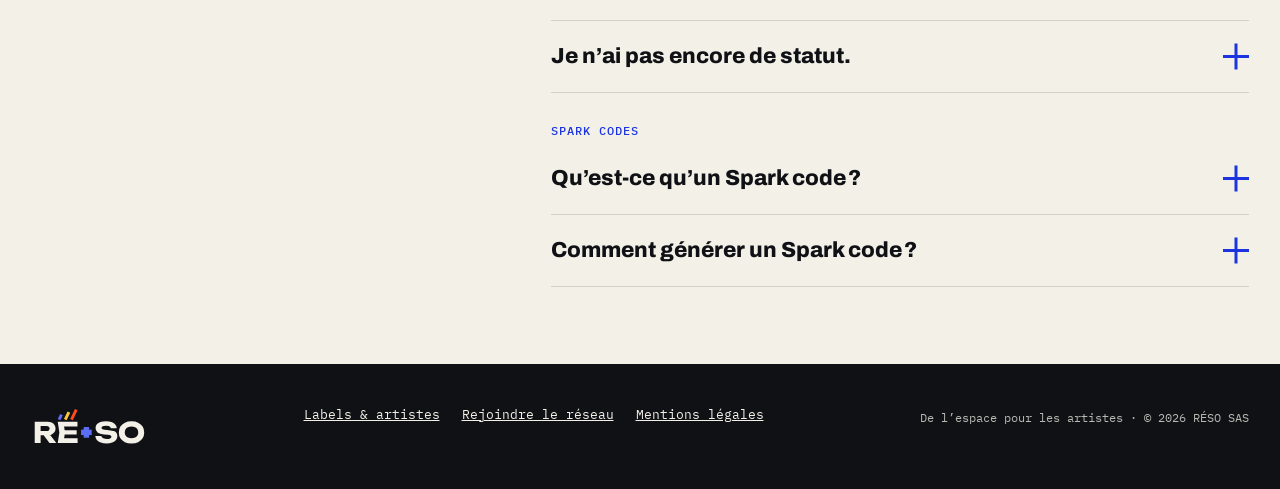
<file: createurs.html>
<!DOCTYPE html>
<html lang="fr">
<head>
<meta charset="utf-8">
<meta name="viewport" content="width=device-width, initial-scale=1, viewport-fit=cover">
<title>Espace créateur·ice·s — RÉSO</title>
<meta name="description" content="Rejoignez le réseau RÉSO : des campagnes musicales qui correspondent à votre audience, sans exclusivité, payées en règle.">
<meta property="og:title" content="Espace créateur·ice·s — RÉSO">
<meta property="og:description" content="Rejoignez le réseau RÉSO : des campagnes musicales qui correspondent à votre audience, sans exclusivité, payées en règle.">
<meta property="og:type" content="website">
<meta property="og:url" content="https://reso-digital.fr/createurs.html">
<meta property="og:image" content="https://reso-digital.fr/assets/partage.png">
<meta name="theme-color" content="#1B34E0">
<link rel="canonical" href="https://reso-digital.fr/createurs.html">
<link rel="icon" href="assets/favicon.svg" type="image/svg+xml">
<link rel="preload" href="assets/fonts/unbounded-latin-700.woff2" as="font" type="font/woff2" crossorigin>
<link rel="stylesheet" href="assets/style.css">
</head>
<body class="p-createurs">
<a class="skip" href="#createurs-contenu">Aller au contenu</a>
<header class="site-header sombre" id="createurs-entete">
  <div class="wrap">
    <a class="logo" href="index.html" aria-label="RÉSO — accueil"><svg role="img" aria-label="RÉSO" xmlns="http://www.w3.org/2000/svg" viewBox="-60.0 -1230.0 4067.0 1290.0"><g transform="scale(1 -1)"><path d="M213.0 422H486.0Q536.0 422 564.0 445.0Q592.0 468 592.0 509Q592.0 551 564.0 573.5Q536.0 596 486.0 596H184.0L277.0 695V0H70.0V750H515.0Q601.0 750 665.0 719.5Q729.0 689 765.0 635.5Q801.0 582 801.0 509Q801.0 438 765.0 384.0Q729.0 330 665.0 300.0Q601.0 270 515.0 270H213.0ZM325.0 351H558.0L827.0 0H587.0Z" fill="#F3F0E8"/><path d="M1541.0 450V300H992.0V450ZM1133.0 375 1084.0 74 1000.0 168H1574.0V0H877.0L934.0 375L877.0 750H1569.0V582H1000.0L1084.0 676Z" fill="#F3F0E8"/><path d="M2195.0 246H2406.0Q2411.0 215 2435.0 192.0Q2459.0 169 2499.5 156.5Q2540.0 144 2595.0 144Q2671.0 144 2715.0 163.5Q2759.0 183 2759.0 221Q2759.0 250 2734.0 266.0Q2709.0 282 2638.0 289L2498.0 302Q2343.0 316 2273.0 372.5Q2203.0 429 2203.0 525Q2203.0 603 2248.5 657.0Q2294.0 711 2376.5 738.5Q2459.0 766 2569.0 766Q2677.0 766 2761.0 735.5Q2845.0 705 2894.5 649.0Q2944.0 593 2948.0 519H2738.0Q2734.0 546 2712.5 565.5Q2691.0 585 2654.0 595.5Q2617.0 606 2565.0 606Q2495.0 606 2454.0 587.5Q2413.0 569 2413.0 533Q2413.0 507 2437.5 491.0Q2462.0 475 2526.0 469L2675.0 454Q2782.0 444 2846.0 419.5Q2910.0 395 2939.0 352.0Q2968.0 309 2968.0 245Q2968.0 166 2921.0 107.5Q2874.0 49 2789.0 16.5Q2704.0 -16 2591.0 -16Q2475.0 -16 2386.5 16.5Q2298.0 49 2248.0 108.5Q2198.0 168 2195.0 246Z" fill="#F3F0E8"/><path d="M3464.0 -16Q3331.0 -16 3230.5 33.0Q3130.0 82 3074.5 170.0Q3019.0 258 3019.0 375Q3019.0 492 3074.5 580.0Q3130.0 668 3230.5 717.0Q3331.0 766 3464.0 766Q3598.0 766 3698.0 717.0Q3798.0 668 3854.0 580.0Q3910.0 492 3910.0 375Q3910.0 258 3854.0 170.0Q3798.0 82 3698.0 33.0Q3598.0 -16 3464.0 -16ZM3464.0 169Q3537.0 169 3590.0 194.0Q3643.0 219 3671.5 265.0Q3700.0 311 3700.0 375Q3700.0 439 3671.5 485.0Q3643.0 531 3590.0 556.0Q3537.0 581 3464.0 581Q3392.0 581 3339.0 556.0Q3286.0 531 3257.0 485.0Q3228.0 439 3228.0 375Q3228.0 311 3257.0 265.0Q3286.0 219 3339.0 194.0Q3392.0 169 3464.0 169Z" fill="#F3F0E8"/><path d="M 924.0 825.0 L 1008.1 997.5" stroke="#5B6EF5" stroke-width="103.5" stroke-linecap="butt" fill="none"/><path d="M 1141.4 825.0 L 1267.6 1083.8" stroke="#FFC53D" stroke-width="103.5" stroke-linecap="butt" fill="none"/><path d="M 1358.7 825.0 L 1527.0 1170.0" stroke="#FF4A1C" stroke-width="103.5" stroke-linecap="butt" fill="none"/><path d="M 1694.0 375.0 H 2069.0" stroke="#5B6EF5" stroke-width="190.4" stroke-linecap="butt" fill="none"/><path d="M 1881.5 187.5 V 562.5" stroke="#5B6EF5" stroke-width="190.4" stroke-linecap="butt" fill="none"/></g></svg></a>
    <button class="menu-btn" type="button" aria-expanded="false" aria-controls="createurs-nav"><span class="barres" aria-hidden="true"><i></i><i></i><i></i></span>Menu</button>
    <nav class="nav" id="createurs-nav" aria-label="Navigation de l’espace créateur·ice·s">
      <a href="index.html">Labels &amp; artistes</a>
      <a href="#createurs-questions">Questions</a>
      <a class="btn btn-ambre" href="#createurs-rejoindre">Rejoindre le réseau</a>
    </nav>
  </div>
</header>

<main id="createurs-contenu">
  <section class="c-hero" id="createurs">
    <div class="wrap c-hero-grid c-hero-grid--seul">
      <div>
        <p class="eyebrow">Espace créateur·ice·s</p>
        <h1 class="h-display">Cet espace vous <em>appartient.</em></h1>
        <p class="lede">Vous faites vivre la musique sur les réseaux sociaux ? Nous vous proposons des campagnes pour des artistes qui correspondent à votre audience.</p>
        <ul class="pastilles">
          <li>Sans exclusivité</li>
          <li>Rémunération connue d’avance</li>
          <li>Aide statut &amp; facturation</li>
        </ul>
        <div class="ctas">
          <a class="btn btn-ambre" href="#createurs-rejoindre">Rejoindre le réseau <span class="fl" aria-hidden="true">→</span></a>
          <a class="btn btn-ivoire" href="mailto:createur@reso-digital.fr">Nous écrire</a>
        </div>
        <p class="contact-createurs">Une question ? <a href="mailto:createur@reso-digital.fr" data-email="createurs">createur@reso-digital.fr</a></p>
      </div>
    </div>
  </section>

  <section class="band c-qui" id="createurs-qui" aria-labelledby="c-qui-titre">
    <div class="wrap">
      <div class="sec-tete">
        <div>
          <p class="eyebrow">Qui sommes-nous ?</p>
          <h2 class="h-display" id="c-qui-titre">La régie musicale qui travaille avec vous</h2>
        </div>
        <p>Labels et maisons de disques nous confient la promotion de leurs sorties. Nous la confions à des créateur·ice·s choisi·e·s pour leur audience et leur univers, et nous les accompagnons du brief au paiement. Plus de 200 campagnes musicales depuis 2025.</p>
      </div>
      <ul class="c-pourvous">
        <li><b>Des campagnes payées</b><span>Pour des artistes des labels qui nous font confiance. La rémunération est dans le brief, avant que vous vous engagiez.</span></li>
        <li><b>Un contrat simple</b><span>Un contrat court pour chaque campagne.</span></li>
        <li><b>Un contact dédié</b><span>Un·e manager de talents vous suit sur WhatsApp, du brief au paiement.</span></li>
        <li><b>Statut et facturation</b><span>Nous vous aidons à créer votre statut et à facturer.</span></li>
      </ul>
    </div>
  </section>

  <section class="band c-rejoindre" id="createurs-rejoindre" aria-labelledby="c-rejoindre-titre">
    <div class="wrap rejoindre-grid">
      <div class="rejoindre-intro">
        <p class="eyebrow">Rejoindre le réseau</p>
        <h2 class="h-display" id="c-rejoindre-titre">Présentez-vous</h2>
        <p>Deux minutes de questions : votre messagerie s’ouvre ensuite avec un e-mail déjà rempli.</p>
        <p class="petit">Envoyé depuis votre messagerie à <span data-email="createurs">createur@reso-digital.fr</span>. Vos réponses servent uniquement à vous proposer des campagnes, et votre numéro à vous contacter sur WhatsApp.</p>
        <a class="btn btn-encre" id="createurs-form-externe" href="#createurs-rejoindre" hidden>Remplir le formulaire en ligne <span class="fl" aria-hidden="true">→</span></a>
      </div>
      <form class="formulaire" id="createurs-formulaire" data-destinataire="createur@reso-digital.fr" novalidate>
        <div class="champ">
          <label for="cf-nom">Nom ou pseudo <abbr title="obligatoire">*</abbr></label>
          <input id="cf-nom" name="nom" type="text" autocomplete="nickname" required>
        </div>
        <div class="champ">
          <label for="cf-tel">Téléphone (WhatsApp) <abbr title="obligatoire">*</abbr></label>
          <input id="cf-tel" name="telephone" type="tel" autocomplete="tel" inputmode="tel" placeholder="06 12 34 56 78" required>
        </div>
        <div class="champ">
          <label for="cf-ville">Ville</label>
          <input id="cf-ville" name="ville" type="text" autocomplete="address-level2">
        </div>
        <div class="champ large">
          <label for="cf-comptes">Liens vers vos comptes <abbr title="obligatoire">*</abbr></label>
          <textarea id="cf-comptes" name="comptes" rows="2" placeholder="Un lien par ligne : TikTok, Instagram, YouTube…" required></textarea>
        </div>
        <div class="champ">
          <label for="cf-audience">Votre audience</label>
          <input id="cf-audience" name="audience" type="text" placeholder="ex. 120 k abonné·e·s, surtout France et Belgique">
        </div>
        <fieldset class="champ large">
          <legend>Genres musicaux</legend>
          <div class="puces">
            <label><input type="checkbox" name="genres" value="Rap FR"><span>Rap FR</span></label>
            <label><input type="checkbox" name="genres" value="Urbain / Afro"><span>Urbain / Afro</span></label>
            <label><input type="checkbox" name="genres" value="Pop"><span>Pop</span></label>
            <label><input type="checkbox" name="genres" value="Électro"><span>Électro</span></label>
            <label><input type="checkbox" name="genres" value="Variété"><span>Variété</span></label>
            <label><input type="checkbox" name="genres" value="Rock / Alternatif"><span>Rock / Alternatif</span></label>
            <label><input type="checkbox" name="genres" value="Autre"><span>Autre</span></label>
          </div>
        </fieldset>
        <fieldset class="champ large">
          <legend>Campagnes qui vous intéressent</legend>
          <div class="puces">
            <label><input type="checkbox" name="campagnes" value="UGC"><span>UGC</span></label>
            <label><input type="checkbox" name="campagnes" value="Clipping & editing"><span>Clipping &amp; editing</span></label>
            <label><input type="checkbox" name="campagnes" value="Relations créateur·ice·s"><span>Merch et événements</span></label>
            <label><input type="checkbox" name="campagnes" value="Contenus croisés"><span>Contenus croisés avec l’artiste</span></label>
          </div>
        </fieldset>
        <fieldset class="champ">
          <legend>Vous êtes</legend>
          <div class="puces">
            <label><input type="radio" name="profil" value="Créateur·ice" checked><span>Créateur·ice</span></label>
            <label><input type="radio" name="profil" value="Agence de talents"><span>Agence</span></label>
          </div>
        </fieldset>
        <fieldset class="champ">
          <legend>Votre statut</legend>
          <div class="puces">
            <label><input type="radio" name="statut" value="Micro-entreprise"><span>Micro-entreprise</span></label>
            <label><input type="radio" name="statut" value="Société"><span>Société</span></label>
            <label><input type="radio" name="statut" value="Pas encore de statut"><span>Pas encore</span></label>
          </div>
        </fieldset>
        <div class="champ large">
          <label for="cf-message">Un mot de plus <span class="fac">(facultatif)</span></label>
          <textarea id="cf-message" name="message" rows="2"></textarea>
        </div>
        <div class="actions large">
          <button class="btn btn-encre" type="submit">Préparer mon e-mail <span class="fl" aria-hidden="true">→</span></button>
          <button class="btn btn-ligne" type="button" id="cf-copier">Copier mes réponses</button>
        </div>
        <p class="form-etat large" id="cf-etat" role="status" aria-live="polite"></p>
        <pre class="apercu-mail large" id="cf-apercu" hidden></pre>
      </form>
    </div>
  </section>

  <section class="band c-faq" id="createurs-questions" aria-labelledby="c-faq-titre">
    <div class="wrap grid">
      <div class="tete">
        <p class="eyebrow">Questions</p>
        <h2 class="h-display" id="c-faq-titre">Bon à savoir</h2>
        <p class="faq-contact">Une autre question ? Écrivez-nous à <a href="mailto:createur@reso-digital.fr" data-email="createurs">createur@reso-digital.fr</a></p>
      </div>
      <div class="liste">
        <h3 class="faq-groupe">Rejoindre le réseau</h3>
        <details>
          <summary>Quelle taille d’audience faut-il ?<span class="plus" aria-hidden="true"></span></summary>
          <p>Toutes : des communautés de niche aux plus grandes audiences. Ce qui compte, c’est une audience réelle, engagée, cohérente avec l’artiste.</p>
        </details>
        <details>
          <summary>Est-ce exclusif ?<span class="plus" aria-hidden="true"></span></summary>
          <p>Non. RÉSO ne demande aucune exclusivité : nous faisons appel à vous en fonction des campagnes.</p>
        </details>
        <details>
          <summary>Que se passe-t-il après le formulaire ?<span class="plus" aria-hidden="true"></span></summary>
          <p>Nous étudions votre profil. Dès qu’une campagne correspond à votre audience, un·e manager de talents de l’équipe vous contacte sur WhatsApp.</p>
        </details>
        <details>
          <summary>Je suis une agence de talents.<span class="plus" aria-hidden="true"></span></summary>
          <p>Bienvenue : choisissez « Agence » dans le formulaire et présentez les profils que vous accompagnez.</p>
        </details>

        <h3 class="faq-groupe">La campagne</h3>
        <details>
          <summary>Comment se passe une campagne ?<span class="plus" aria-hidden="true"></span></summary>
          <p>Vous recevez un brief : artiste, morceau, format attendu, dates et rémunération. Si vous acceptez, vous créez votre vidéo et nous l’envoyez avant publication ; nous pouvons vous demander un ajustement. Vous publiez à la date convenue, puis nous suivons les statistiques de la vidéo.</p>
        </details>
        <details>
          <summary>Puis-je refuser une campagne ?<span class="plus" aria-hidden="true"></span></summary>
          <p>Oui. Chaque campagne vous est proposée, au cas par cas : vous êtes libre d’accepter ou non.</p>
        </details>
        <details>
          <summary>Pourquoi la mention « Publicité » ?<span class="plus" aria-hidden="true"></span></summary>
          <p>C’est la loi : depuis la loi du 9 juin 2023 sur l’influence commerciale, tout contenu rémunéré doit porter la mention « Publicité » ou « Collaboration commerciale », de façon claire et visible.</p>
        </details>
        <details>
          <summary>Quels types de campagnes ?<span class="plus" aria-hidden="true"></span></summary>
          <p>UGC, clipping &amp; editing, invitations (merch, concerts, événements) et contenus croisés avec l’artiste.</p>
        </details>

        <h3 class="faq-groupe">Paiement et contrat</h3>
        <details>
          <summary>Comment suis-je payé·e ?<span class="plus" aria-hidden="true"></span></summary>
          <p>La rémunération est indiquée dans le brief, avant que vous ne vous engagiez. Le paiement se fait sur facture.</p>
        </details>
        <details>
          <summary>Sous quel délai suis-je payé·e ?<span class="plus" aria-hidden="true"></span></summary>
          <p>Sous 7 jours après la publication de votre vidéo, à réception de votre facture.</p>
        </details>
        <details>
          <summary>Faut-il signer un contrat ?<span class="plus" aria-hidden="true"></span></summary>
          <p>Oui, un contrat court pour chaque campagne. Il reprend le brief et la rémunération et, si votre vidéo est réutilisée (Spark code, diffusion par le label), les conditions de cette réutilisation.</p>
        </details>
        <details>
          <summary>Je n’ai pas encore de statut.<span class="plus" aria-hidden="true"></span></summary>
          <p>Nous vous aidons à le choisir et à le créer avant votre première campagne.</p>
        </details>

        <h3 class="faq-groupe">Spark codes</h3>
        <details>
          <summary>Qu’est-ce qu’un Spark code ?<span class="plus" aria-hidden="true"></span></summary>
          <p>Un code que vous générez dans TikTok pour autoriser une marque à sponsoriser votre vidéo depuis votre compte, pendant une durée choisie (7, 30, 60 ou 365 jours). Certaines campagnes le prévoient : c’est alors indiqué dans le brief et dans le contrat.</p>
        </details>
        <details>
          <summary>Comment générer un Spark code ?<span class="plus" aria-hidden="true"></span></summary>
          <p>Avec un compte professionnel, activez les réglages publicitaires dans les outils pour créateur·ice·s de TikTok. Puis, depuis la vidéo, ouvrez ses réglages publicitaires, activez l’autorisation publicitaire, choisissez la durée et générez le code. Votre manager de talents vous guide si besoin.</p>
        </details>
      </div>
    </div>
  </section>
</main>

<footer class="site-footer">
  <div class="wrap">
    <a class="logo" href="index.html" aria-label="RÉSO — accueil"><svg role="img" aria-label="RÉSO" xmlns="http://www.w3.org/2000/svg" viewBox="-60.0 -1230.0 4067.0 1290.0"><g transform="scale(1 -1)"><path d="M213.0 422H486.0Q536.0 422 564.0 445.0Q592.0 468 592.0 509Q592.0 551 564.0 573.5Q536.0 596 486.0 596H184.0L277.0 695V0H70.0V750H515.0Q601.0 750 665.0 719.5Q729.0 689 765.0 635.5Q801.0 582 801.0 509Q801.0 438 765.0 384.0Q729.0 330 665.0 300.0Q601.0 270 515.0 270H213.0ZM325.0 351H558.0L827.0 0H587.0Z" fill="#F3F0E8"/><path d="M1541.0 450V300H992.0V450ZM1133.0 375 1084.0 74 1000.0 168H1574.0V0H877.0L934.0 375L877.0 750H1569.0V582H1000.0L1084.0 676Z" fill="#F3F0E8"/><path d="M2195.0 246H2406.0Q2411.0 215 2435.0 192.0Q2459.0 169 2499.5 156.5Q2540.0 144 2595.0 144Q2671.0 144 2715.0 163.5Q2759.0 183 2759.0 221Q2759.0 250 2734.0 266.0Q2709.0 282 2638.0 289L2498.0 302Q2343.0 316 2273.0 372.5Q2203.0 429 2203.0 525Q2203.0 603 2248.5 657.0Q2294.0 711 2376.5 738.5Q2459.0 766 2569.0 766Q2677.0 766 2761.0 735.5Q2845.0 705 2894.5 649.0Q2944.0 593 2948.0 519H2738.0Q2734.0 546 2712.5 565.5Q2691.0 585 2654.0 595.5Q2617.0 606 2565.0 606Q2495.0 606 2454.0 587.5Q2413.0 569 2413.0 533Q2413.0 507 2437.5 491.0Q2462.0 475 2526.0 469L2675.0 454Q2782.0 444 2846.0 419.5Q2910.0 395 2939.0 352.0Q2968.0 309 2968.0 245Q2968.0 166 2921.0 107.5Q2874.0 49 2789.0 16.5Q2704.0 -16 2591.0 -16Q2475.0 -16 2386.5 16.5Q2298.0 49 2248.0 108.5Q2198.0 168 2195.0 246Z" fill="#F3F0E8"/><path d="M3464.0 -16Q3331.0 -16 3230.5 33.0Q3130.0 82 3074.5 170.0Q3019.0 258 3019.0 375Q3019.0 492 3074.5 580.0Q3130.0 668 3230.5 717.0Q3331.0 766 3464.0 766Q3598.0 766 3698.0 717.0Q3798.0 668 3854.0 580.0Q3910.0 492 3910.0 375Q3910.0 258 3854.0 170.0Q3798.0 82 3698.0 33.0Q3598.0 -16 3464.0 -16ZM3464.0 169Q3537.0 169 3590.0 194.0Q3643.0 219 3671.5 265.0Q3700.0 311 3700.0 375Q3700.0 439 3671.5 485.0Q3643.0 531 3590.0 556.0Q3537.0 581 3464.0 581Q3392.0 581 3339.0 556.0Q3286.0 531 3257.0 485.0Q3228.0 439 3228.0 375Q3228.0 311 3257.0 265.0Q3286.0 219 3339.0 194.0Q3392.0 169 3464.0 169Z" fill="#F3F0E8"/><path d="M 924.0 825.0 L 1008.1 997.5" stroke="#5B6EF5" stroke-width="103.5" stroke-linecap="butt" fill="none"/><path d="M 1141.4 825.0 L 1267.6 1083.8" stroke="#FFC53D" stroke-width="103.5" stroke-linecap="butt" fill="none"/><path d="M 1358.7 825.0 L 1527.0 1170.0" stroke="#FF4A1C" stroke-width="103.5" stroke-linecap="butt" fill="none"/><path d="M 1694.0 375.0 H 2069.0" stroke="#5B6EF5" stroke-width="190.4" stroke-linecap="butt" fill="none"/><path d="M 1881.5 187.5 V 562.5" stroke="#5B6EF5" stroke-width="190.4" stroke-linecap="butt" fill="none"/></g></svg></a>
    <nav aria-label="Plan du site">
      <a href="index.html">Labels &amp; artistes</a>
      <a href="#createurs-rejoindre">Rejoindre le réseau</a>
      <a href="mentions-legales.html">Mentions légales</a>
    </nav>
    <small>De l’espace pour les artistes · © 2026 RÉSO SAS</small>
  </div>
</footer>
<a class="cta-flottant" href="#createurs-rejoindre" data-cible="createurs-rejoindre">Rejoindre le réseau</a>

<script src="contenu.js"></script>
<script src="assets/site.js"></script>
</body>
</html>
</file>
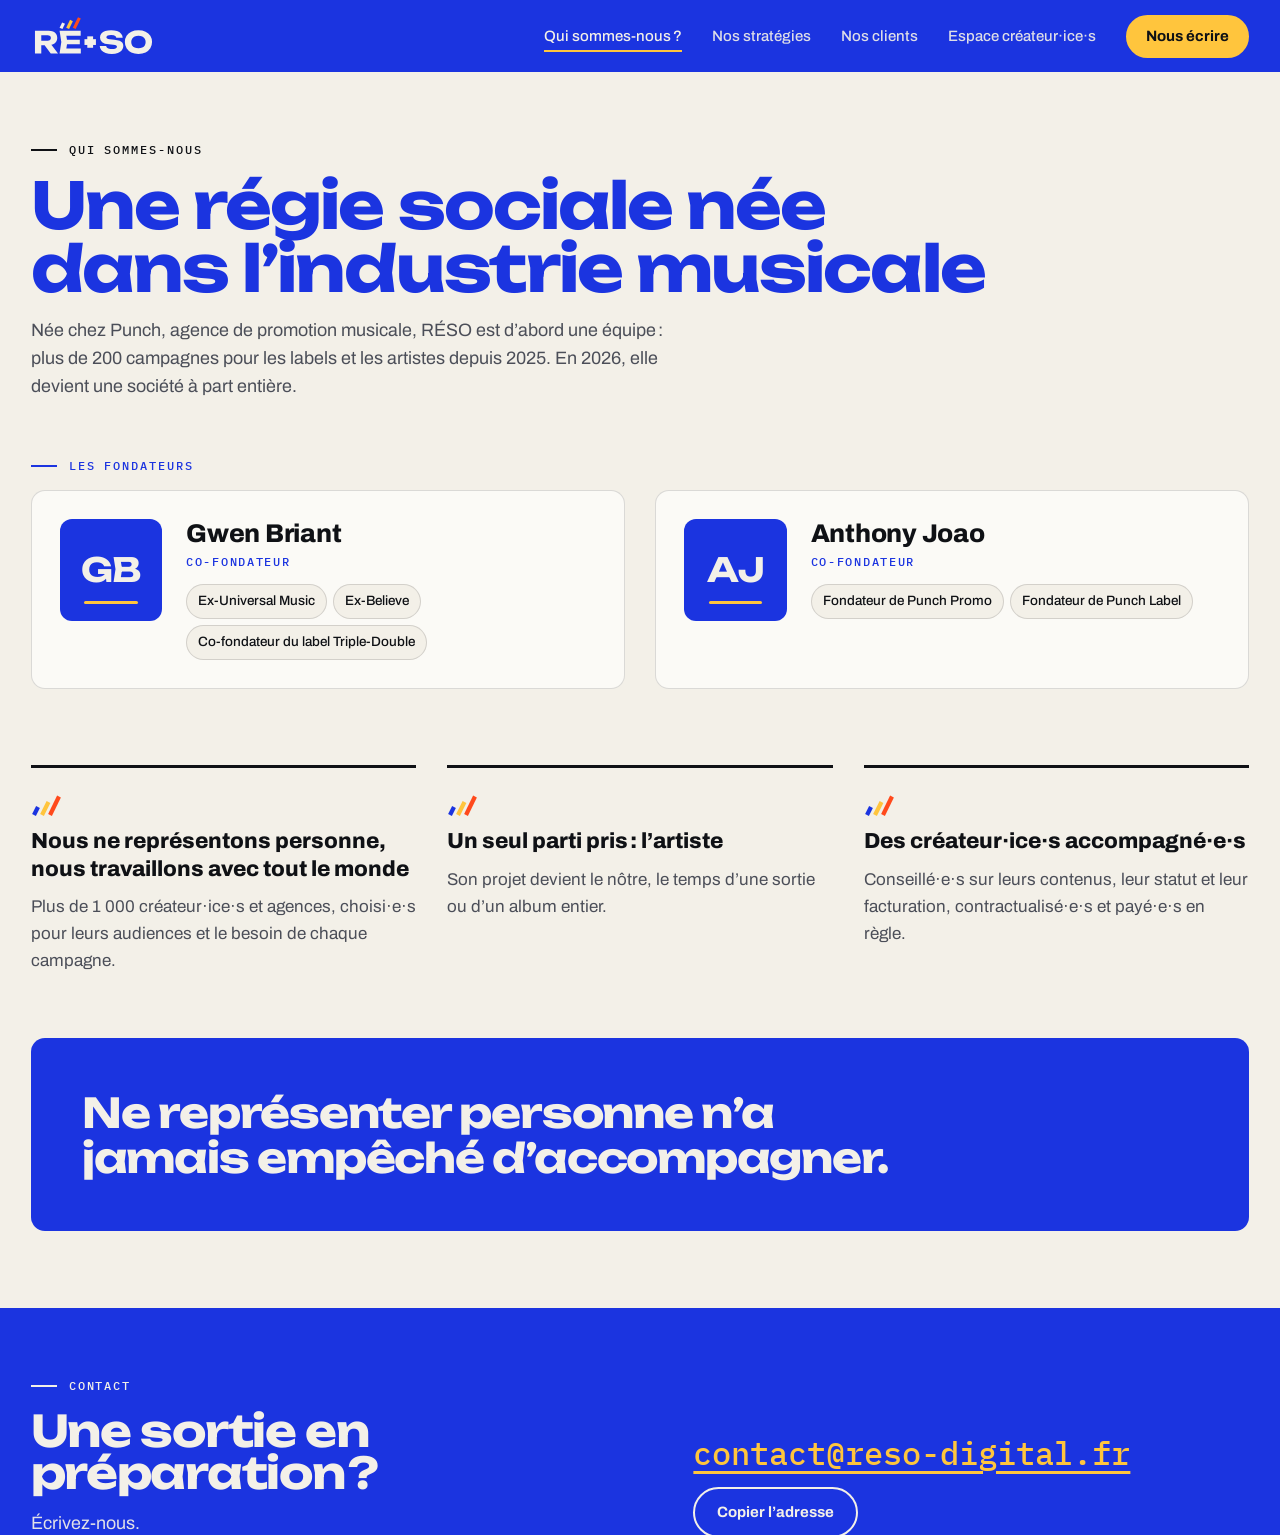
<file: manifeste.html>
<!DOCTYPE html>
<html lang="fr"><head><meta charset="utf-8"><title>Qui sommes-nous — RÉSO</title><meta http-equiv="refresh" content="0; url=qui-sommes-nous.html"><meta name="robots" content="noindex"><link rel="canonical" href="https://reso-digital.fr/qui-sommes-nous.html"></head><body><p><a href="qui-sommes-nous.html">Qui sommes-nous</a></p></body></html>
</file>
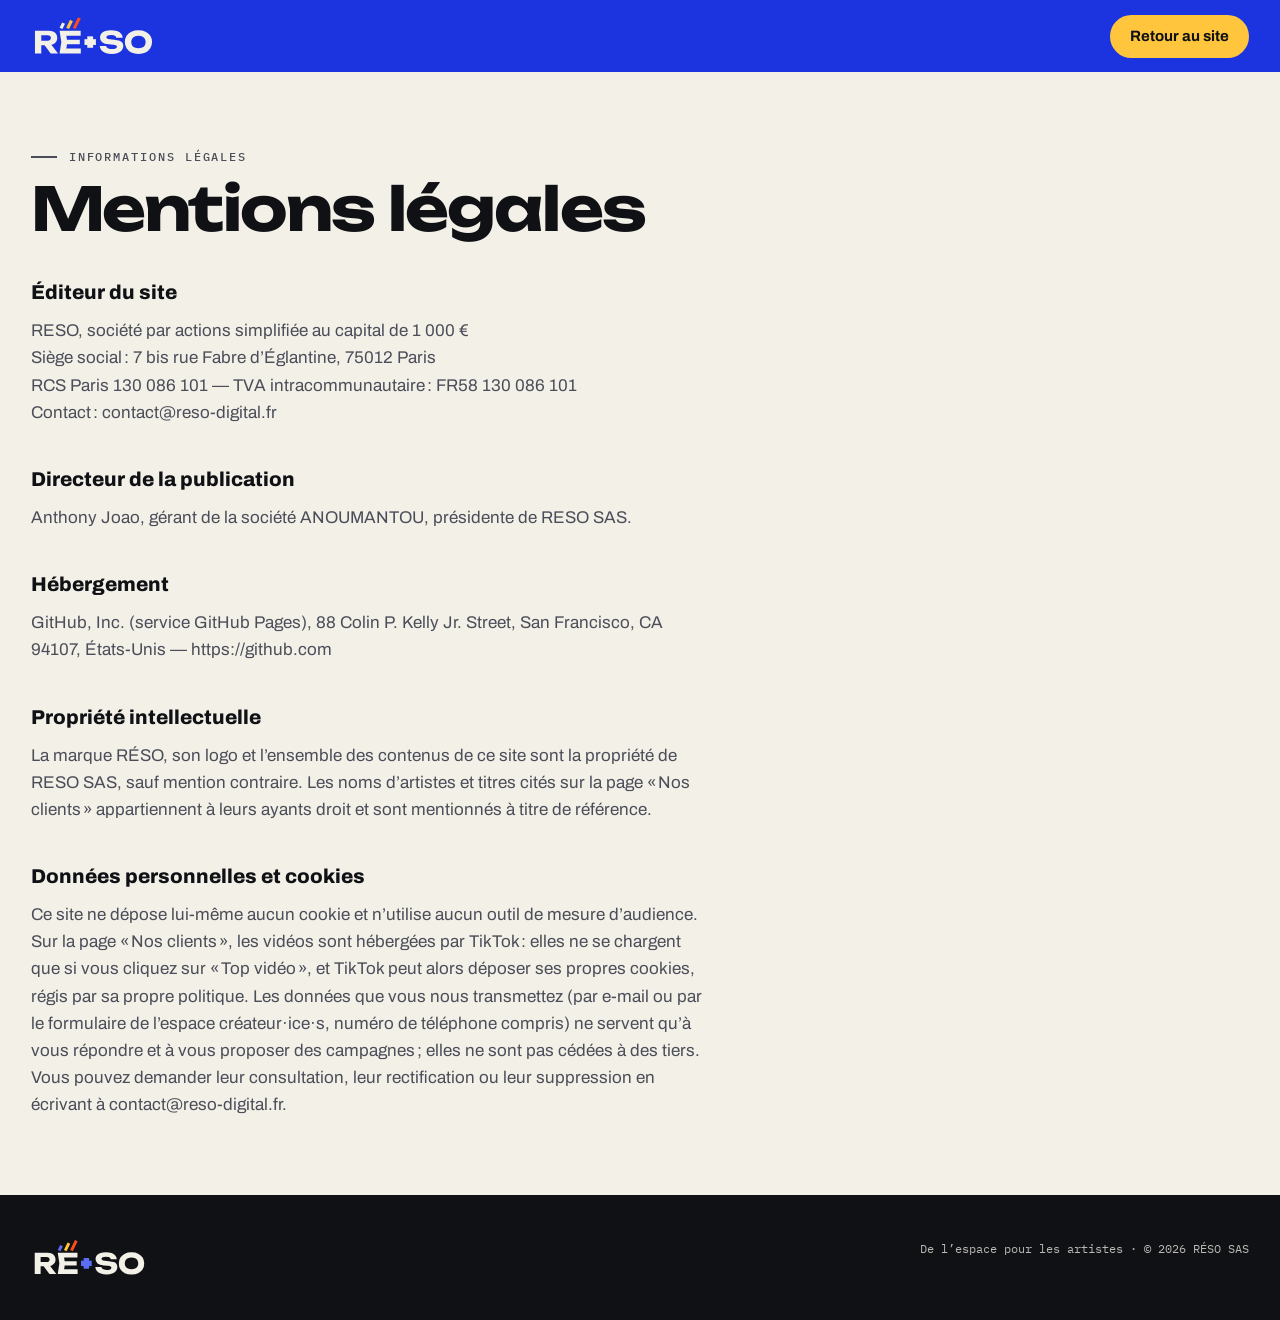
<file: mentions-legales.html>
<!DOCTYPE html>
<html lang="fr">
<head>
<meta charset="utf-8">
<meta name="viewport" content="width=device-width, initial-scale=1, viewport-fit=cover">
<title>Mentions légales — RÉSO</title>
<meta name="description" content="Mentions légales du site RÉSO.">
<meta property="og:title" content="Mentions légales — RÉSO">
<meta property="og:description" content="Mentions légales du site RÉSO.">
<meta property="og:type" content="website">
<meta property="og:url" content="https://reso-digital.fr/mentions-legales.html">
<meta property="og:image" content="https://reso-digital.fr/assets/partage.png">
<meta name="theme-color" content="#1B34E0">
<link rel="canonical" href="https://reso-digital.fr/mentions-legales.html">
<link rel="icon" href="assets/favicon.svg" type="image/svg+xml">
<meta name="robots" content="noindex">
<link rel="preload" href="assets/fonts/unbounded-latin-700.woff2" as="font" type="font/woff2" crossorigin>
<link rel="stylesheet" href="assets/style.css">
</head>
<body>
<header class="site-header">
  <div class="wrap">
    <a class="logo" href="index.html" aria-label="RÉSO — accueil"><svg role="img" aria-label="RÉSO" xmlns="http://www.w3.org/2000/svg" viewBox="-60.0 -1230.0 4067.0 1290.0"><g transform="scale(1 -1)"><path d="M213.0 422H486.0Q536.0 422 564.0 445.0Q592.0 468 592.0 509Q592.0 551 564.0 573.5Q536.0 596 486.0 596H184.0L277.0 695V0H70.0V750H515.0Q601.0 750 665.0 719.5Q729.0 689 765.0 635.5Q801.0 582 801.0 509Q801.0 438 765.0 384.0Q729.0 330 665.0 300.0Q601.0 270 515.0 270H213.0ZM325.0 351H558.0L827.0 0H587.0Z" fill="#F3F0E8"/><path d="M1541.0 450V300H992.0V450ZM1133.0 375 1084.0 74 1000.0 168H1574.0V0H877.0L934.0 375L877.0 750H1569.0V582H1000.0L1084.0 676Z" fill="#F3F0E8"/><path d="M2195.0 246H2406.0Q2411.0 215 2435.0 192.0Q2459.0 169 2499.5 156.5Q2540.0 144 2595.0 144Q2671.0 144 2715.0 163.5Q2759.0 183 2759.0 221Q2759.0 250 2734.0 266.0Q2709.0 282 2638.0 289L2498.0 302Q2343.0 316 2273.0 372.5Q2203.0 429 2203.0 525Q2203.0 603 2248.5 657.0Q2294.0 711 2376.5 738.5Q2459.0 766 2569.0 766Q2677.0 766 2761.0 735.5Q2845.0 705 2894.5 649.0Q2944.0 593 2948.0 519H2738.0Q2734.0 546 2712.5 565.5Q2691.0 585 2654.0 595.5Q2617.0 606 2565.0 606Q2495.0 606 2454.0 587.5Q2413.0 569 2413.0 533Q2413.0 507 2437.5 491.0Q2462.0 475 2526.0 469L2675.0 454Q2782.0 444 2846.0 419.5Q2910.0 395 2939.0 352.0Q2968.0 309 2968.0 245Q2968.0 166 2921.0 107.5Q2874.0 49 2789.0 16.5Q2704.0 -16 2591.0 -16Q2475.0 -16 2386.5 16.5Q2298.0 49 2248.0 108.5Q2198.0 168 2195.0 246Z" fill="#F3F0E8"/><path d="M3464.0 -16Q3331.0 -16 3230.5 33.0Q3130.0 82 3074.5 170.0Q3019.0 258 3019.0 375Q3019.0 492 3074.5 580.0Q3130.0 668 3230.5 717.0Q3331.0 766 3464.0 766Q3598.0 766 3698.0 717.0Q3798.0 668 3854.0 580.0Q3910.0 492 3910.0 375Q3910.0 258 3854.0 170.0Q3798.0 82 3698.0 33.0Q3598.0 -16 3464.0 -16ZM3464.0 169Q3537.0 169 3590.0 194.0Q3643.0 219 3671.5 265.0Q3700.0 311 3700.0 375Q3700.0 439 3671.5 485.0Q3643.0 531 3590.0 556.0Q3537.0 581 3464.0 581Q3392.0 581 3339.0 556.0Q3286.0 531 3257.0 485.0Q3228.0 439 3228.0 375Q3228.0 311 3257.0 265.0Q3286.0 219 3339.0 194.0Q3392.0 169 3464.0 169Z" fill="#F3F0E8"/><path d="M 924.0 825.0 L 1008.1 997.5" stroke="#F3F0E8" stroke-width="103.5" stroke-linecap="butt" fill="none"/><path d="M 1141.4 825.0 L 1267.6 1083.8" stroke="#FFC53D" stroke-width="103.5" stroke-linecap="butt" fill="none"/><path d="M 1358.7 825.0 L 1527.0 1170.0" stroke="#FF4A1C" stroke-width="103.5" stroke-linecap="butt" fill="none"/><path d="M 1694.0 375.0 H 2069.0" stroke="#F3F0E8" stroke-width="190.4" stroke-linecap="butt" fill="none"/><path d="M 1881.5 187.5 V 562.5" stroke="#F3F0E8" stroke-width="190.4" stroke-linecap="butt" fill="none"/></g></svg></a>
    <nav class="nav nav-seule" aria-label="Navigation principale">
      <a class="btn btn-ambre" href="index.html">Retour au site</a>
    </nav>
  </div>
</header>
<main class="band legal">
  <div class="wrap">
    <p class="eyebrow">Informations légales</p>
    <h1 class="h-display">Mentions légales</h1>

    <h2>Éditeur du site</h2>
    <p>RESO, société par actions simplifiée au capital de 1&nbsp;000&nbsp;€<br>
    Siège social : 7 bis rue Fabre d’Églantine, 75012 Paris<br>
    RCS Paris 130&nbsp;086&nbsp;101 — TVA intracommunautaire : FR58&nbsp;130&nbsp;086&nbsp;101<br>
    Contact : contact@reso-digital.fr</p>

    <h2>Directeur de la publication</h2>
    <p>Anthony Joao, gérant de la société ANOUMANTOU, présidente de RESO SAS.</p>

    <h2>Hébergement</h2>
    <p>GitHub, Inc. (service GitHub Pages), 88 Colin P. Kelly Jr. Street, San Francisco, CA 94107, États-Unis — https://github.com</p>

    <h2>Propriété intellectuelle</h2>
    <p>La marque RÉSO, son logo et l’ensemble des contenus de ce site sont la propriété de RESO SAS, sauf mention contraire. Les noms d’artistes et titres cités sur la page « Nos clients » appartiennent à leurs ayants droit et sont mentionnés à titre de référence.</p>

    <h2>Données personnelles et cookies</h2>
    <p>Ce site ne dépose lui-même aucun cookie et n’utilise aucun outil de mesure d’audience. Sur la page « Nos clients », les vidéos sont hébergées par TikTok : elles ne se chargent que si vous cliquez sur « Top vidéo », et TikTok peut alors déposer ses propres cookies, régis par sa propre politique. Les données que vous nous transmettez (par e-mail ou par le formulaire de l’espace créateur·ice·s, numéro de téléphone compris) ne servent qu’à vous répondre et à vous proposer des campagnes ; elles ne sont pas cédées à des tiers. Vous pouvez demander leur consultation, leur rectification ou leur suppression en écrivant à contact@reso-digital.fr.</p>
  </div>
</main>
<footer class="site-footer">
  <div class="wrap">
    <a class="logo" href="index.html" aria-label="RÉSO — accueil"><svg role="img" aria-label="RÉSO" xmlns="http://www.w3.org/2000/svg" viewBox="-60.0 -1230.0 4067.0 1290.0"><g transform="scale(1 -1)"><path d="M213.0 422H486.0Q536.0 422 564.0 445.0Q592.0 468 592.0 509Q592.0 551 564.0 573.5Q536.0 596 486.0 596H184.0L277.0 695V0H70.0V750H515.0Q601.0 750 665.0 719.5Q729.0 689 765.0 635.5Q801.0 582 801.0 509Q801.0 438 765.0 384.0Q729.0 330 665.0 300.0Q601.0 270 515.0 270H213.0ZM325.0 351H558.0L827.0 0H587.0Z" fill="#F3F0E8"/><path d="M1541.0 450V300H992.0V450ZM1133.0 375 1084.0 74 1000.0 168H1574.0V0H877.0L934.0 375L877.0 750H1569.0V582H1000.0L1084.0 676Z" fill="#F3F0E8"/><path d="M2195.0 246H2406.0Q2411.0 215 2435.0 192.0Q2459.0 169 2499.5 156.5Q2540.0 144 2595.0 144Q2671.0 144 2715.0 163.5Q2759.0 183 2759.0 221Q2759.0 250 2734.0 266.0Q2709.0 282 2638.0 289L2498.0 302Q2343.0 316 2273.0 372.5Q2203.0 429 2203.0 525Q2203.0 603 2248.5 657.0Q2294.0 711 2376.5 738.5Q2459.0 766 2569.0 766Q2677.0 766 2761.0 735.5Q2845.0 705 2894.5 649.0Q2944.0 593 2948.0 519H2738.0Q2734.0 546 2712.5 565.5Q2691.0 585 2654.0 595.5Q2617.0 606 2565.0 606Q2495.0 606 2454.0 587.5Q2413.0 569 2413.0 533Q2413.0 507 2437.5 491.0Q2462.0 475 2526.0 469L2675.0 454Q2782.0 444 2846.0 419.5Q2910.0 395 2939.0 352.0Q2968.0 309 2968.0 245Q2968.0 166 2921.0 107.5Q2874.0 49 2789.0 16.5Q2704.0 -16 2591.0 -16Q2475.0 -16 2386.5 16.5Q2298.0 49 2248.0 108.5Q2198.0 168 2195.0 246Z" fill="#F3F0E8"/><path d="M3464.0 -16Q3331.0 -16 3230.5 33.0Q3130.0 82 3074.5 170.0Q3019.0 258 3019.0 375Q3019.0 492 3074.5 580.0Q3130.0 668 3230.5 717.0Q3331.0 766 3464.0 766Q3598.0 766 3698.0 717.0Q3798.0 668 3854.0 580.0Q3910.0 492 3910.0 375Q3910.0 258 3854.0 170.0Q3798.0 82 3698.0 33.0Q3598.0 -16 3464.0 -16ZM3464.0 169Q3537.0 169 3590.0 194.0Q3643.0 219 3671.5 265.0Q3700.0 311 3700.0 375Q3700.0 439 3671.5 485.0Q3643.0 531 3590.0 556.0Q3537.0 581 3464.0 581Q3392.0 581 3339.0 556.0Q3286.0 531 3257.0 485.0Q3228.0 439 3228.0 375Q3228.0 311 3257.0 265.0Q3286.0 219 3339.0 194.0Q3392.0 169 3464.0 169Z" fill="#F3F0E8"/><path d="M 924.0 825.0 L 1008.1 997.5" stroke="#5B6EF5" stroke-width="103.5" stroke-linecap="butt" fill="none"/><path d="M 1141.4 825.0 L 1267.6 1083.8" stroke="#FFC53D" stroke-width="103.5" stroke-linecap="butt" fill="none"/><path d="M 1358.7 825.0 L 1527.0 1170.0" stroke="#FF4A1C" stroke-width="103.5" stroke-linecap="butt" fill="none"/><path d="M 1694.0 375.0 H 2069.0" stroke="#5B6EF5" stroke-width="190.4" stroke-linecap="butt" fill="none"/><path d="M 1881.5 187.5 V 562.5" stroke="#5B6EF5" stroke-width="190.4" stroke-linecap="butt" fill="none"/></g></svg></a>
    <small>De l’espace pour les artistes · © 2026 RÉSO SAS</small>
  </div>
</footer>

</body>
</html>
</file>
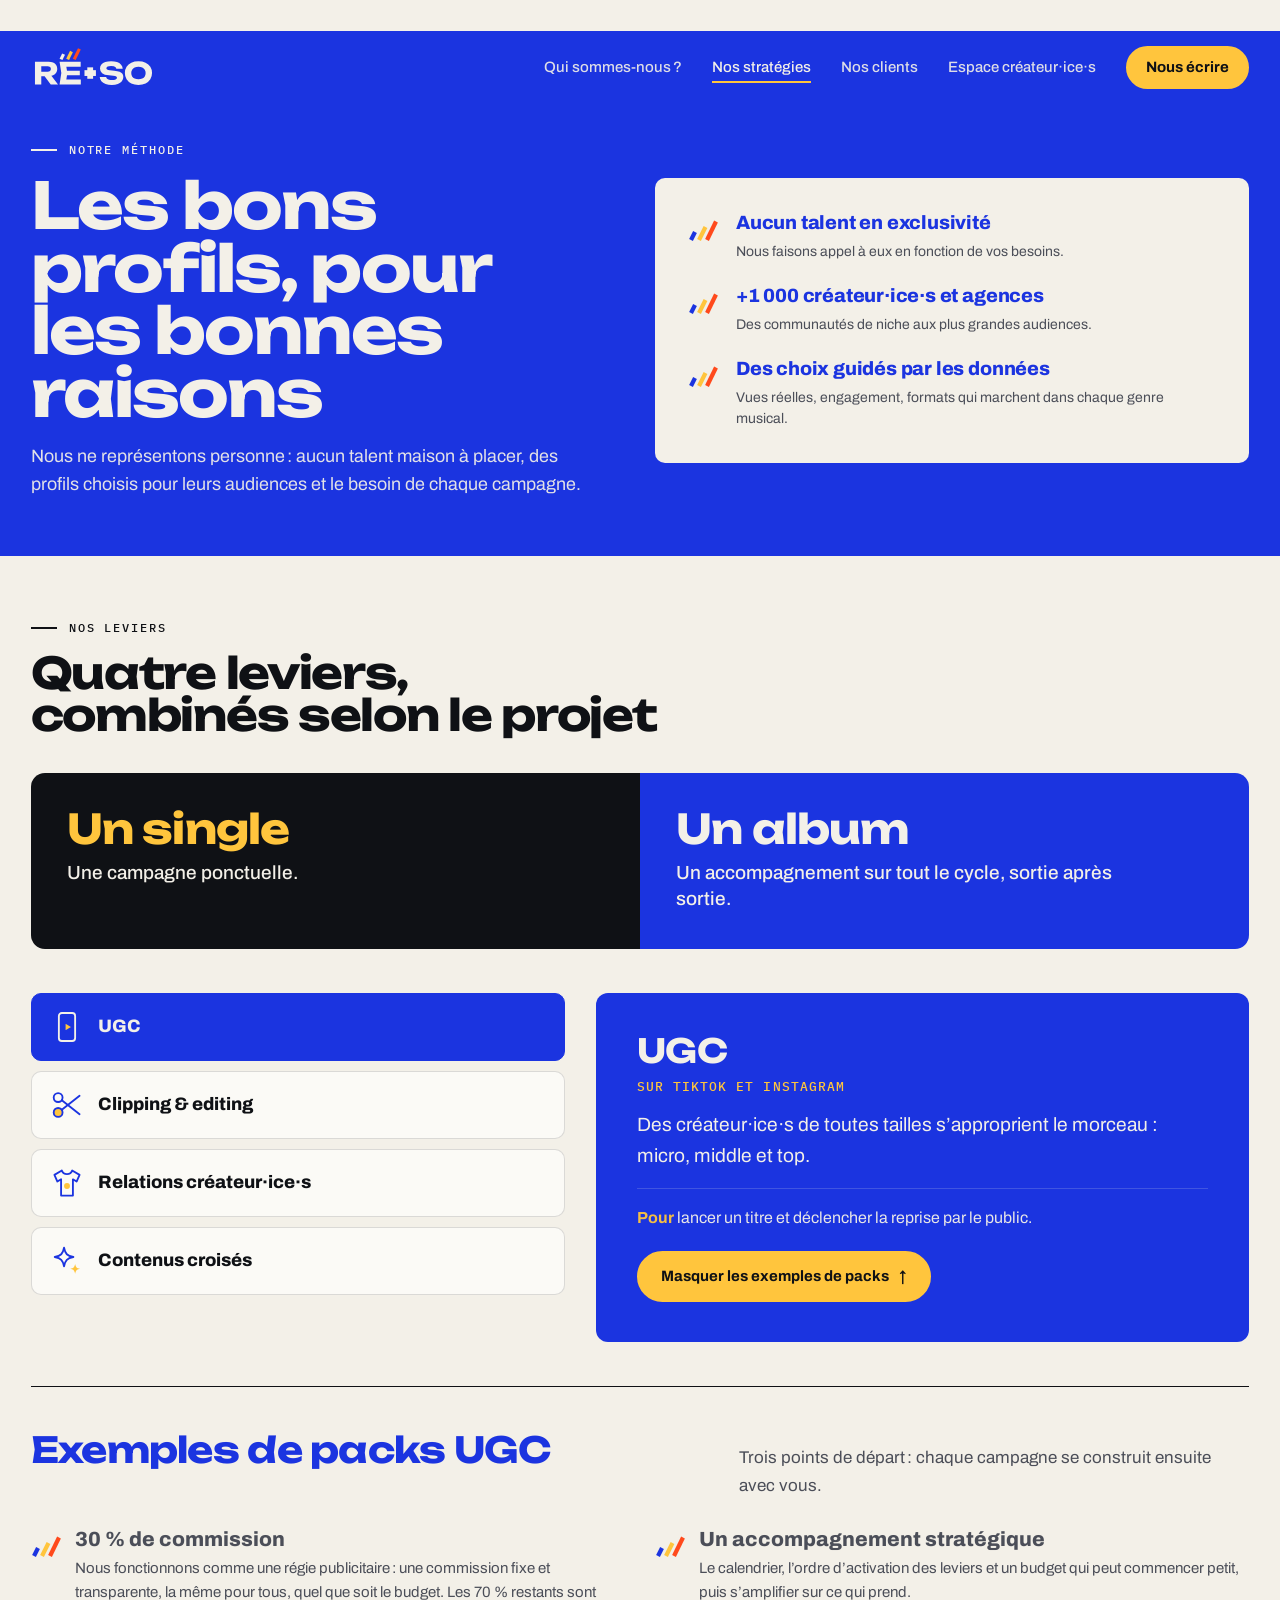
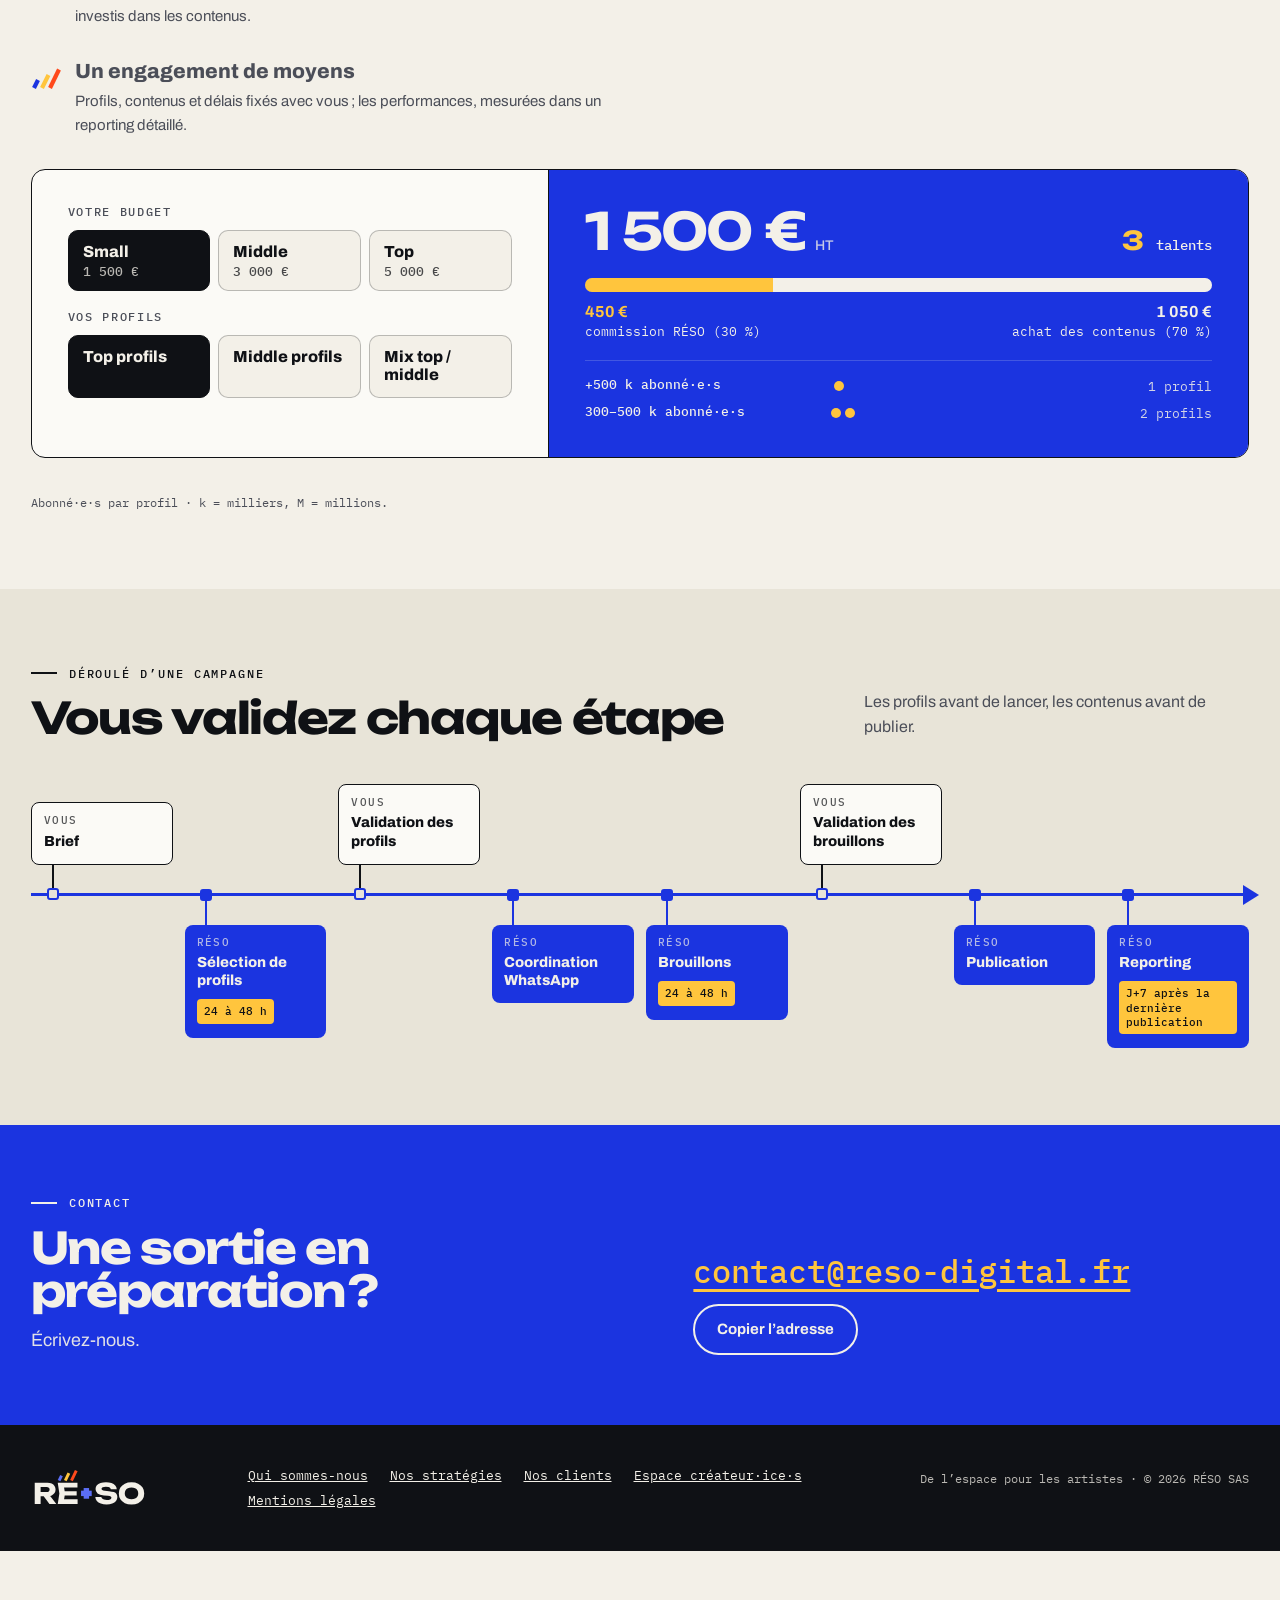
<file: packs.html>
<!DOCTYPE html>
<html lang="fr"><head><meta charset="utf-8"><title>Nos stratégies — RÉSO</title><meta http-equiv="refresh" content="0; url=strategies.html#strategies-packs"><meta name="robots" content="noindex"><link rel="canonical" href="https://reso-digital.fr/strategies.html"></head><body><p><a href="strategies.html#strategies-packs">Nos stratégies</a></p></body></html>
</file>
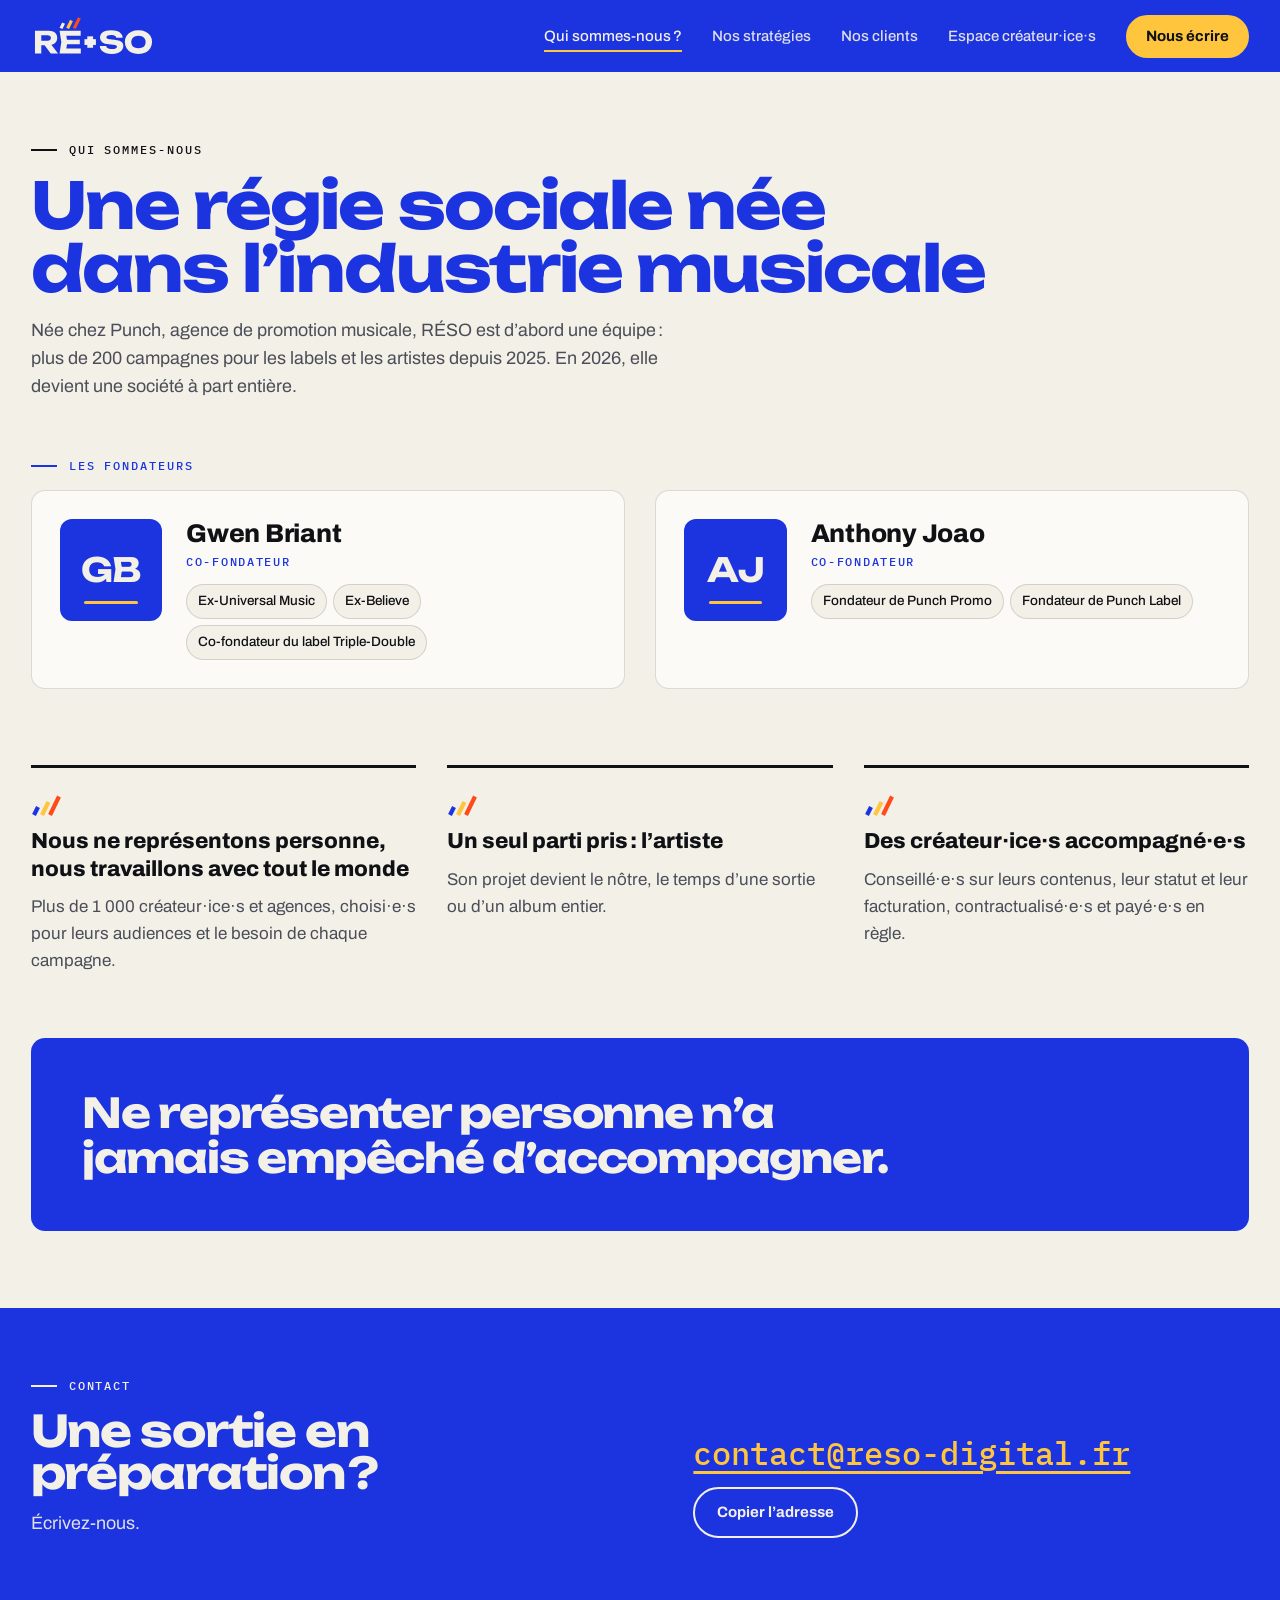
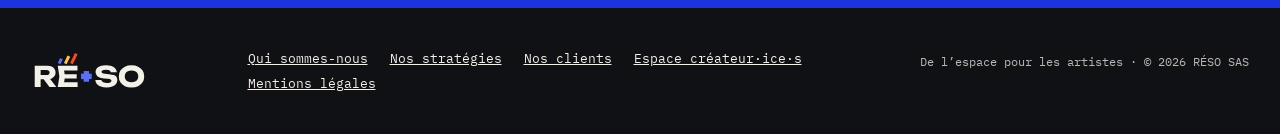
<file: qui-sommes-nous.html>
<!DOCTYPE html>
<html lang="fr">
<head>
<meta charset="utf-8">
<meta name="viewport" content="width=device-width, initial-scale=1, viewport-fit=cover">
<title>Qui sommes-nous — RÉSO</title>
<meta name="description" content="Une régie sociale née dans l’industrie musicale : nous ne représentons personne, notre seul parti pris est celui de l’artiste.">
<meta property="og:title" content="Qui sommes-nous — RÉSO">
<meta property="og:description" content="Une régie sociale née dans l’industrie musicale : nous ne représentons personne, notre seul parti pris est celui de l’artiste.">
<meta property="og:type" content="website">
<meta property="og:url" content="https://reso-digital.fr/qui-sommes-nous.html">
<meta property="og:image" content="https://reso-digital.fr/assets/partage.png">
<meta name="theme-color" content="#1B34E0">
<link rel="canonical" href="https://reso-digital.fr/qui-sommes-nous.html">
<link rel="icon" href="assets/favicon.svg" type="image/svg+xml">
<link rel="preload" href="assets/fonts/unbounded-latin-700.woff2" as="font" type="font/woff2" crossorigin>
<link rel="stylesheet" href="assets/style.css">
</head>
<body>
<a class="skip" href="#qui-sommes-nous-contenu">Aller au contenu</a>
<header class="site-header" id="qui-sommes-nous-entete">
  <div class="wrap">
    <a class="logo" href="index.html" aria-label="RÉSO — accueil"><svg role="img" aria-label="RÉSO" xmlns="http://www.w3.org/2000/svg" viewBox="-60.0 -1230.0 4067.0 1290.0"><g transform="scale(1 -1)"><path d="M213.0 422H486.0Q536.0 422 564.0 445.0Q592.0 468 592.0 509Q592.0 551 564.0 573.5Q536.0 596 486.0 596H184.0L277.0 695V0H70.0V750H515.0Q601.0 750 665.0 719.5Q729.0 689 765.0 635.5Q801.0 582 801.0 509Q801.0 438 765.0 384.0Q729.0 330 665.0 300.0Q601.0 270 515.0 270H213.0ZM325.0 351H558.0L827.0 0H587.0Z" fill="#F3F0E8"/><path d="M1541.0 450V300H992.0V450ZM1133.0 375 1084.0 74 1000.0 168H1574.0V0H877.0L934.0 375L877.0 750H1569.0V582H1000.0L1084.0 676Z" fill="#F3F0E8"/><path d="M2195.0 246H2406.0Q2411.0 215 2435.0 192.0Q2459.0 169 2499.5 156.5Q2540.0 144 2595.0 144Q2671.0 144 2715.0 163.5Q2759.0 183 2759.0 221Q2759.0 250 2734.0 266.0Q2709.0 282 2638.0 289L2498.0 302Q2343.0 316 2273.0 372.5Q2203.0 429 2203.0 525Q2203.0 603 2248.5 657.0Q2294.0 711 2376.5 738.5Q2459.0 766 2569.0 766Q2677.0 766 2761.0 735.5Q2845.0 705 2894.5 649.0Q2944.0 593 2948.0 519H2738.0Q2734.0 546 2712.5 565.5Q2691.0 585 2654.0 595.5Q2617.0 606 2565.0 606Q2495.0 606 2454.0 587.5Q2413.0 569 2413.0 533Q2413.0 507 2437.5 491.0Q2462.0 475 2526.0 469L2675.0 454Q2782.0 444 2846.0 419.5Q2910.0 395 2939.0 352.0Q2968.0 309 2968.0 245Q2968.0 166 2921.0 107.5Q2874.0 49 2789.0 16.5Q2704.0 -16 2591.0 -16Q2475.0 -16 2386.5 16.5Q2298.0 49 2248.0 108.5Q2198.0 168 2195.0 246Z" fill="#F3F0E8"/><path d="M3464.0 -16Q3331.0 -16 3230.5 33.0Q3130.0 82 3074.5 170.0Q3019.0 258 3019.0 375Q3019.0 492 3074.5 580.0Q3130.0 668 3230.5 717.0Q3331.0 766 3464.0 766Q3598.0 766 3698.0 717.0Q3798.0 668 3854.0 580.0Q3910.0 492 3910.0 375Q3910.0 258 3854.0 170.0Q3798.0 82 3698.0 33.0Q3598.0 -16 3464.0 -16ZM3464.0 169Q3537.0 169 3590.0 194.0Q3643.0 219 3671.5 265.0Q3700.0 311 3700.0 375Q3700.0 439 3671.5 485.0Q3643.0 531 3590.0 556.0Q3537.0 581 3464.0 581Q3392.0 581 3339.0 556.0Q3286.0 531 3257.0 485.0Q3228.0 439 3228.0 375Q3228.0 311 3257.0 265.0Q3286.0 219 3339.0 194.0Q3392.0 169 3464.0 169Z" fill="#F3F0E8"/><path d="M 924.0 825.0 L 1008.1 997.5" stroke="#F3F0E8" stroke-width="103.5" stroke-linecap="butt" fill="none"/><path d="M 1141.4 825.0 L 1267.6 1083.8" stroke="#FFC53D" stroke-width="103.5" stroke-linecap="butt" fill="none"/><path d="M 1358.7 825.0 L 1527.0 1170.0" stroke="#FF4A1C" stroke-width="103.5" stroke-linecap="butt" fill="none"/><path d="M 1694.0 375.0 H 2069.0" stroke="#F3F0E8" stroke-width="190.4" stroke-linecap="butt" fill="none"/><path d="M 1881.5 187.5 V 562.5" stroke="#F3F0E8" stroke-width="190.4" stroke-linecap="butt" fill="none"/></g></svg></a>
    <button class="menu-btn" type="button" aria-expanded="false" aria-controls="qui-sommes-nous-nav"><span class="barres" aria-hidden="true"><i></i><i></i><i></i></span>Menu</button>
    <nav class="nav" id="qui-sommes-nous-nav" aria-label="Navigation principale">
      <a href="qui-sommes-nous.html" aria-current="page">Qui sommes-nous ?</a>
      <a href="strategies.html">Nos stratégies</a>
      <a href="clients.html">Nos clients</a>
      <a href="createurs.html">Espace créateur·ice·s</a>
      <a class="btn btn-ambre" href="#qui-sommes-nous-contact">Nous écrire</a>
    </nav>
  </div>
</header>
<main id="qui-sommes-nous-contenu">
<section class="page-tete page-tete--ivoire" id="qui-sommes-nous">
  <div class="wrap">
    <p class="eyebrow">Qui sommes-nous</p>
    <h1 class="h-display">Une régie sociale née dans l’industrie musicale</h1>
    <p class="lede">Née chez Punch, agence de promotion musicale, RÉSO est d’abord une équipe : plus de 200 campagnes pour les labels et les artistes depuis 2025. En 2026, elle devient une société à part entière.</p>
  </div>
</section>

<section class="band fondateurs" aria-labelledby="qui-sommes-nous-fondateurs">
  <div class="wrap">
    <h2 class="eyebrow" id="qui-sommes-nous-fondateurs">Les fondateurs</h2>
    <div class="fondateurs-grille" id="fondateurs"></div>
  </div>
</section>

<section class="band principes" aria-label="Nos principes">
  <div class="wrap">
    <div class="principes-grille">
      <article><svg viewBox="0 0 30 30" aria-hidden="true"><g stroke-width="4.2" fill="none"><path d="M3 27l4-8" stroke="#1B34E0"/><path d="M11 27l6.5-13" stroke="#FFC53D"/><path d="M19 27l9-18.5" stroke="#FF4A1C"/></g></svg><h2>Nous ne représentons personne, nous travaillons avec tout le monde</h2><p>Plus de 1&nbsp;000 créateur·ice·s et agences, choisi·e·s pour leurs audiences et le besoin de chaque campagne.</p></article>
      <article><svg viewBox="0 0 30 30" aria-hidden="true"><g stroke-width="4.2" fill="none"><path d="M3 27l4-8" stroke="#1B34E0"/><path d="M11 27l6.5-13" stroke="#FFC53D"/><path d="M19 27l9-18.5" stroke="#FF4A1C"/></g></svg><h2>Un seul parti pris : l’artiste</h2><p>Son projet devient le nôtre, le temps d’une sortie ou d’un album entier.</p></article>
      <article><svg viewBox="0 0 30 30" aria-hidden="true"><g stroke-width="4.2" fill="none"><path d="M3 27l4-8" stroke="#1B34E0"/><path d="M11 27l6.5-13" stroke="#FFC53D"/><path d="M19 27l9-18.5" stroke="#FF4A1C"/></g></svg><h2>Des créateur·ice·s accompagné·e·s</h2><p>Conseillé·e·s sur leurs contenus, leur statut et leur facturation, contractualisé·e·s et payé·e·s en règle.</p></article>
    </div>
    <blockquote class="citation"><p>Ne représenter personne n’a jamais empêché d’accompagner.</p></blockquote>
  </div>
</section>

<section class="band contact" id="qui-sommes-nous-contact">
  <div class="wrap contact-grid">
    <div>
      <p class="eyebrow">Contact</p>
      <h2 class="h-display">Une sortie en préparation ?</h2>
      <p class="lede">Écrivez-nous.</p>
    </div>
    <div>
      <div class="mail">
        <a class="adresse" href="mailto:contact@reso-digital.fr" id="qui-sommes-nous-adresse" data-email="contact">contact@reso-digital.fr</a>
        <button class="btn btn-ivoire" type="button" data-copie="qui-sommes-nous-adresse">Copier l’adresse</button>
        <span class="copie-ok" role="status"></span>
      </div>
    </div>
  </div>
</section>
</main>
<footer class="site-footer">
  <div class="wrap">
    <a class="logo" href="index.html" aria-label="RÉSO — accueil"><svg role="img" aria-label="RÉSO" xmlns="http://www.w3.org/2000/svg" viewBox="-60.0 -1230.0 4067.0 1290.0"><g transform="scale(1 -1)"><path d="M213.0 422H486.0Q536.0 422 564.0 445.0Q592.0 468 592.0 509Q592.0 551 564.0 573.5Q536.0 596 486.0 596H184.0L277.0 695V0H70.0V750H515.0Q601.0 750 665.0 719.5Q729.0 689 765.0 635.5Q801.0 582 801.0 509Q801.0 438 765.0 384.0Q729.0 330 665.0 300.0Q601.0 270 515.0 270H213.0ZM325.0 351H558.0L827.0 0H587.0Z" fill="#F3F0E8"/><path d="M1541.0 450V300H992.0V450ZM1133.0 375 1084.0 74 1000.0 168H1574.0V0H877.0L934.0 375L877.0 750H1569.0V582H1000.0L1084.0 676Z" fill="#F3F0E8"/><path d="M2195.0 246H2406.0Q2411.0 215 2435.0 192.0Q2459.0 169 2499.5 156.5Q2540.0 144 2595.0 144Q2671.0 144 2715.0 163.5Q2759.0 183 2759.0 221Q2759.0 250 2734.0 266.0Q2709.0 282 2638.0 289L2498.0 302Q2343.0 316 2273.0 372.5Q2203.0 429 2203.0 525Q2203.0 603 2248.5 657.0Q2294.0 711 2376.5 738.5Q2459.0 766 2569.0 766Q2677.0 766 2761.0 735.5Q2845.0 705 2894.5 649.0Q2944.0 593 2948.0 519H2738.0Q2734.0 546 2712.5 565.5Q2691.0 585 2654.0 595.5Q2617.0 606 2565.0 606Q2495.0 606 2454.0 587.5Q2413.0 569 2413.0 533Q2413.0 507 2437.5 491.0Q2462.0 475 2526.0 469L2675.0 454Q2782.0 444 2846.0 419.5Q2910.0 395 2939.0 352.0Q2968.0 309 2968.0 245Q2968.0 166 2921.0 107.5Q2874.0 49 2789.0 16.5Q2704.0 -16 2591.0 -16Q2475.0 -16 2386.5 16.5Q2298.0 49 2248.0 108.5Q2198.0 168 2195.0 246Z" fill="#F3F0E8"/><path d="M3464.0 -16Q3331.0 -16 3230.5 33.0Q3130.0 82 3074.5 170.0Q3019.0 258 3019.0 375Q3019.0 492 3074.5 580.0Q3130.0 668 3230.5 717.0Q3331.0 766 3464.0 766Q3598.0 766 3698.0 717.0Q3798.0 668 3854.0 580.0Q3910.0 492 3910.0 375Q3910.0 258 3854.0 170.0Q3798.0 82 3698.0 33.0Q3598.0 -16 3464.0 -16ZM3464.0 169Q3537.0 169 3590.0 194.0Q3643.0 219 3671.5 265.0Q3700.0 311 3700.0 375Q3700.0 439 3671.5 485.0Q3643.0 531 3590.0 556.0Q3537.0 581 3464.0 581Q3392.0 581 3339.0 556.0Q3286.0 531 3257.0 485.0Q3228.0 439 3228.0 375Q3228.0 311 3257.0 265.0Q3286.0 219 3339.0 194.0Q3392.0 169 3464.0 169Z" fill="#F3F0E8"/><path d="M 924.0 825.0 L 1008.1 997.5" stroke="#5B6EF5" stroke-width="103.5" stroke-linecap="butt" fill="none"/><path d="M 1141.4 825.0 L 1267.6 1083.8" stroke="#FFC53D" stroke-width="103.5" stroke-linecap="butt" fill="none"/><path d="M 1358.7 825.0 L 1527.0 1170.0" stroke="#FF4A1C" stroke-width="103.5" stroke-linecap="butt" fill="none"/><path d="M 1694.0 375.0 H 2069.0" stroke="#5B6EF5" stroke-width="190.4" stroke-linecap="butt" fill="none"/><path d="M 1881.5 187.5 V 562.5" stroke="#5B6EF5" stroke-width="190.4" stroke-linecap="butt" fill="none"/></g></svg></a>
    <nav aria-label="Plan du site">
      <a href="qui-sommes-nous.html">Qui sommes-nous</a>
      <a href="strategies.html">Nos stratégies</a>
      <a href="clients.html">Nos clients</a>
      <a href="createurs.html">Espace créateur·ice·s</a>
      <a href="mentions-legales.html">Mentions légales</a>
    </nav>
    <small>De l’espace pour les artistes · © 2026 RÉSO SAS</small>
  </div>
</footer>
<a class="cta-flottant" href="#qui-sommes-nous-contact" data-cible="qui-sommes-nous-contact">Nous écrire</a>

<script src="contenu.js"></script>
<script src="assets/site.js"></script>
</body>
</html>
</file>
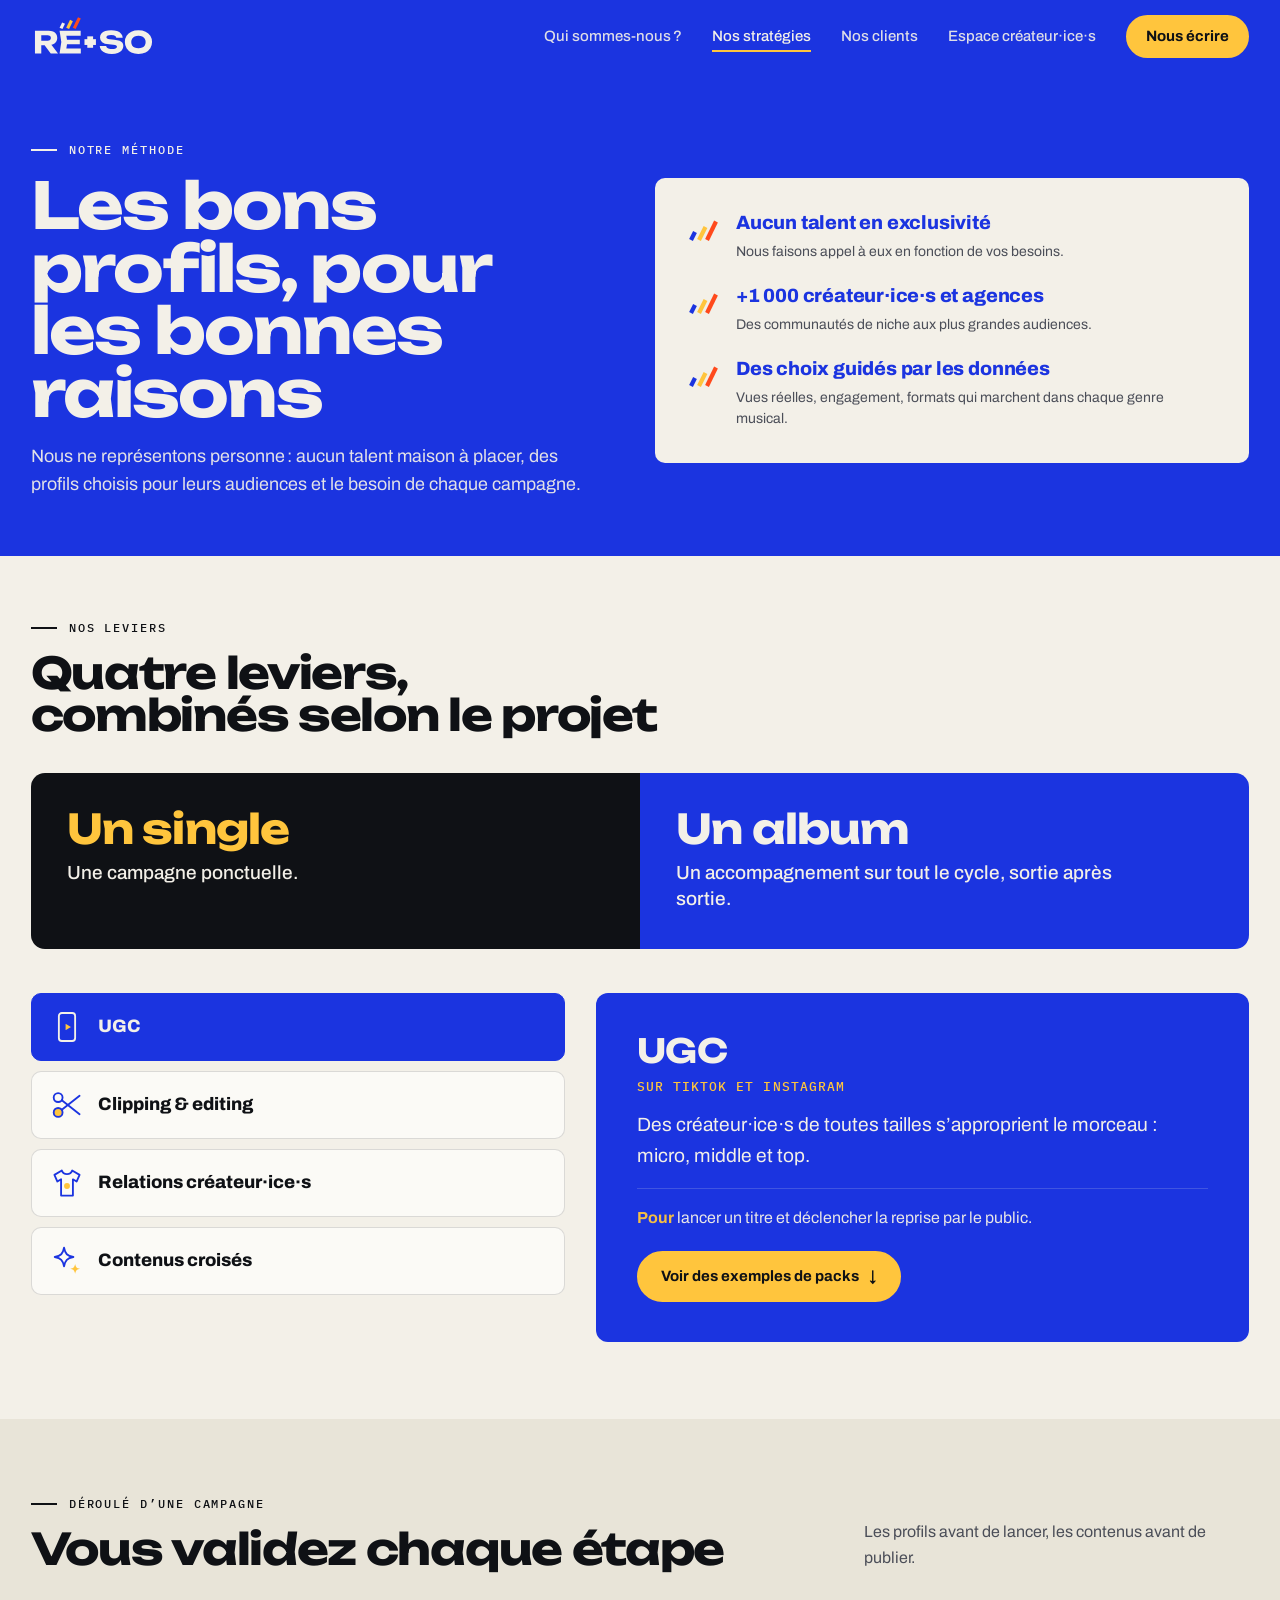
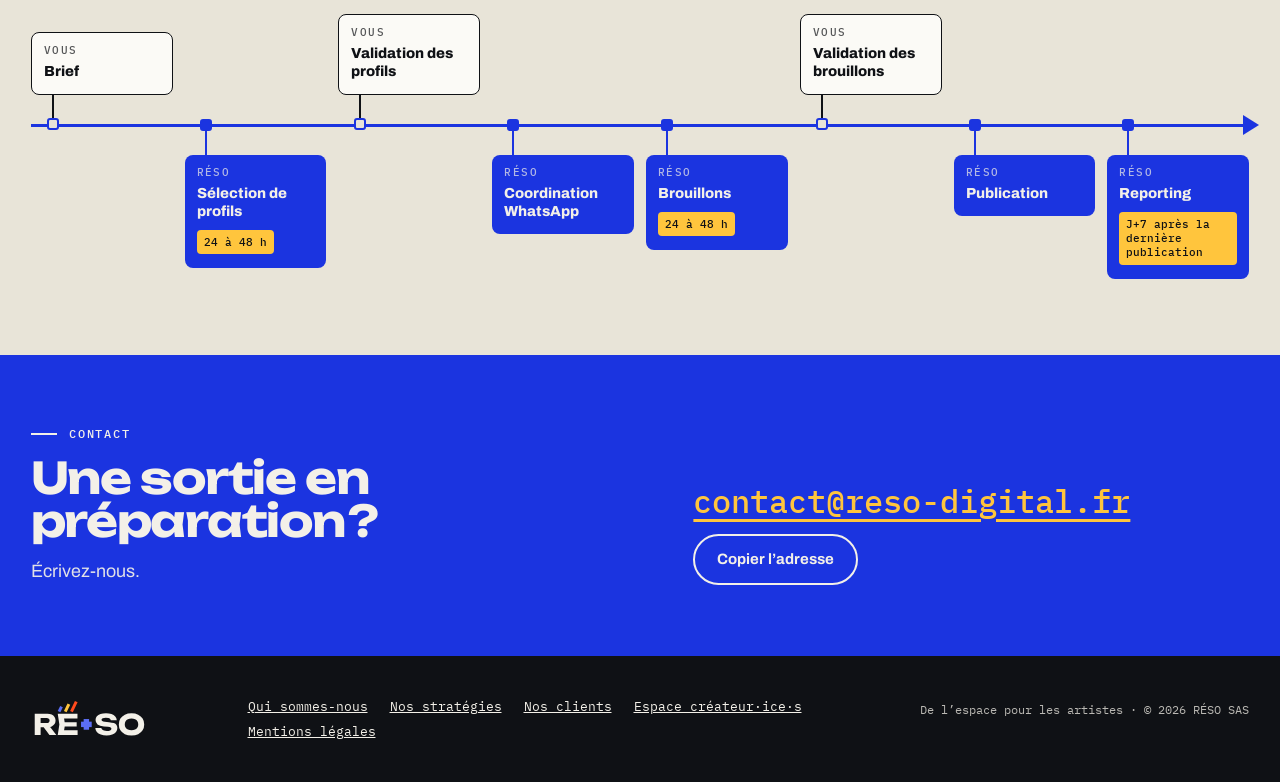
<file: strategies.html>
<!DOCTYPE html>
<html lang="fr">
<head>
<meta charset="utf-8">
<meta name="viewport" content="width=device-width, initial-scale=1, viewport-fit=cover">
<title>Nos stratégies — RÉSO</title>
<meta name="description" content="UGC, clipping & editing, relations créateur·ice·s, contenus croisés : quatre leviers pour porter un artiste et sa musique, et des exemples de packs UGC.">
<meta property="og:title" content="Nos stratégies — RÉSO">
<meta property="og:description" content="UGC, clipping & editing, relations créateur·ice·s, contenus croisés : quatre leviers pour porter un artiste et sa musique, et des exemples de packs UGC.">
<meta property="og:type" content="website">
<meta property="og:url" content="https://reso-digital.fr/strategies.html">
<meta property="og:image" content="https://reso-digital.fr/assets/partage.png">
<meta name="theme-color" content="#1B34E0">
<link rel="canonical" href="https://reso-digital.fr/strategies.html">
<link rel="icon" href="assets/favicon.svg" type="image/svg+xml">
<link rel="preload" href="assets/fonts/unbounded-latin-700.woff2" as="font" type="font/woff2" crossorigin>
<link rel="stylesheet" href="assets/style.css">
</head>
<body>
<a class="skip" href="#strategies-contenu">Aller au contenu</a>
<header class="site-header" id="strategies-entete">
  <div class="wrap">
    <a class="logo" href="index.html" aria-label="RÉSO — accueil"><svg role="img" aria-label="RÉSO" xmlns="http://www.w3.org/2000/svg" viewBox="-60.0 -1230.0 4067.0 1290.0"><g transform="scale(1 -1)"><path d="M213.0 422H486.0Q536.0 422 564.0 445.0Q592.0 468 592.0 509Q592.0 551 564.0 573.5Q536.0 596 486.0 596H184.0L277.0 695V0H70.0V750H515.0Q601.0 750 665.0 719.5Q729.0 689 765.0 635.5Q801.0 582 801.0 509Q801.0 438 765.0 384.0Q729.0 330 665.0 300.0Q601.0 270 515.0 270H213.0ZM325.0 351H558.0L827.0 0H587.0Z" fill="#F3F0E8"/><path d="M1541.0 450V300H992.0V450ZM1133.0 375 1084.0 74 1000.0 168H1574.0V0H877.0L934.0 375L877.0 750H1569.0V582H1000.0L1084.0 676Z" fill="#F3F0E8"/><path d="M2195.0 246H2406.0Q2411.0 215 2435.0 192.0Q2459.0 169 2499.5 156.5Q2540.0 144 2595.0 144Q2671.0 144 2715.0 163.5Q2759.0 183 2759.0 221Q2759.0 250 2734.0 266.0Q2709.0 282 2638.0 289L2498.0 302Q2343.0 316 2273.0 372.5Q2203.0 429 2203.0 525Q2203.0 603 2248.5 657.0Q2294.0 711 2376.5 738.5Q2459.0 766 2569.0 766Q2677.0 766 2761.0 735.5Q2845.0 705 2894.5 649.0Q2944.0 593 2948.0 519H2738.0Q2734.0 546 2712.5 565.5Q2691.0 585 2654.0 595.5Q2617.0 606 2565.0 606Q2495.0 606 2454.0 587.5Q2413.0 569 2413.0 533Q2413.0 507 2437.5 491.0Q2462.0 475 2526.0 469L2675.0 454Q2782.0 444 2846.0 419.5Q2910.0 395 2939.0 352.0Q2968.0 309 2968.0 245Q2968.0 166 2921.0 107.5Q2874.0 49 2789.0 16.5Q2704.0 -16 2591.0 -16Q2475.0 -16 2386.5 16.5Q2298.0 49 2248.0 108.5Q2198.0 168 2195.0 246Z" fill="#F3F0E8"/><path d="M3464.0 -16Q3331.0 -16 3230.5 33.0Q3130.0 82 3074.5 170.0Q3019.0 258 3019.0 375Q3019.0 492 3074.5 580.0Q3130.0 668 3230.5 717.0Q3331.0 766 3464.0 766Q3598.0 766 3698.0 717.0Q3798.0 668 3854.0 580.0Q3910.0 492 3910.0 375Q3910.0 258 3854.0 170.0Q3798.0 82 3698.0 33.0Q3598.0 -16 3464.0 -16ZM3464.0 169Q3537.0 169 3590.0 194.0Q3643.0 219 3671.5 265.0Q3700.0 311 3700.0 375Q3700.0 439 3671.5 485.0Q3643.0 531 3590.0 556.0Q3537.0 581 3464.0 581Q3392.0 581 3339.0 556.0Q3286.0 531 3257.0 485.0Q3228.0 439 3228.0 375Q3228.0 311 3257.0 265.0Q3286.0 219 3339.0 194.0Q3392.0 169 3464.0 169Z" fill="#F3F0E8"/><path d="M 924.0 825.0 L 1008.1 997.5" stroke="#F3F0E8" stroke-width="103.5" stroke-linecap="butt" fill="none"/><path d="M 1141.4 825.0 L 1267.6 1083.8" stroke="#FFC53D" stroke-width="103.5" stroke-linecap="butt" fill="none"/><path d="M 1358.7 825.0 L 1527.0 1170.0" stroke="#FF4A1C" stroke-width="103.5" stroke-linecap="butt" fill="none"/><path d="M 1694.0 375.0 H 2069.0" stroke="#F3F0E8" stroke-width="190.4" stroke-linecap="butt" fill="none"/><path d="M 1881.5 187.5 V 562.5" stroke="#F3F0E8" stroke-width="190.4" stroke-linecap="butt" fill="none"/></g></svg></a>
    <button class="menu-btn" type="button" aria-expanded="false" aria-controls="strategies-nav"><span class="barres" aria-hidden="true"><i></i><i></i><i></i></span>Menu</button>
    <nav class="nav" id="strategies-nav" aria-label="Navigation principale">
      <a href="qui-sommes-nous.html">Qui sommes-nous ?</a>
      <a href="strategies.html" aria-current="page">Nos stratégies</a>
      <a href="clients.html">Nos clients</a>
      <a href="createurs.html">Espace créateur·ice·s</a>
      <a class="btn btn-ambre" href="#strategies-contact">Nous écrire</a>
    </nav>
  </div>
</header>
<main id="strategies-contenu">
<section class="page-tete page-tete--methode" id="strategies">
  <div class="wrap methode-haut">
    <div>
      <p class="eyebrow">Notre méthode</p>
      <h1 class="h-display">Les bons profils, pour les bonnes raisons</h1>
      <p class="lede">Nous ne représentons personne : aucun talent maison à placer, des profils choisis pour leurs audiences et le besoin de chaque campagne.</p>
    </div>
    <ul class="engage">
      <li><svg viewBox="0 0 30 30" aria-hidden="true"><g stroke-width="4.2" fill="none"><path d="M3 27l4-8" stroke="#1B34E0"/><path d="M11 27l6.5-13" stroke="#FFC53D"/><path d="M19 27l9-18.5" stroke="#FF4A1C"/></g></svg><span>Aucun talent en exclusivité<small>Nous faisons appel à eux en fonction de vos besoins.</small></span></li>
      <li><svg viewBox="0 0 30 30" aria-hidden="true"><g stroke-width="4.2" fill="none"><path d="M3 27l4-8" stroke="#1B34E0"/><path d="M11 27l6.5-13" stroke="#FFC53D"/><path d="M19 27l9-18.5" stroke="#FF4A1C"/></g></svg><span>+1&nbsp;000 créateur·ice·s et agences<small>Des communautés de niche aux plus grandes audiences.</small></span></li>
      <li><svg viewBox="0 0 30 30" aria-hidden="true"><g stroke-width="4.2" fill="none"><path d="M3 27l4-8" stroke="#1B34E0"/><path d="M11 27l6.5-13" stroke="#FFC53D"/><path d="M19 27l9-18.5" stroke="#FF4A1C"/></g></svg><span>Des choix guidés par les données<small>Vues réelles, engagement, formats qui marchent dans chaque genre musical.</small></span></li>
    </ul>
  </div>
</section>

<section class="band leviers" id="strategies-leviers" aria-labelledby="strategies-leviers-titre">
  <div class="wrap">
    <div class="sec-tete">
      <div>
        <p class="eyebrow">Nos leviers</p>
        <h2 class="h-display" id="strategies-leviers-titre">Quatre leviers, combinés selon le projet</h2>
      </div>
    </div>
    <div class="cycle">
      <div class="cycle-single"><p class="quoi">Un single</p><p class="comment">Une campagne ponctuelle.</p></div>
      <div class="cycle-album"><p class="quoi">Un album</p><p class="comment">Un accompagnement sur tout le cycle, sortie après sortie.</p></div>
    </div>
    <div class="onglets" data-onglets>
      <div class="onglets-liste" role="tablist" aria-label="Leviers">
        <button type="button" role="tab" id="strategies-tab-ugc" aria-controls="strategies-lev-ugc" aria-selected="true"><svg viewBox="0 0 46 46" aria-hidden="true"><rect x="12" y="4" width="22" height="38" rx="4" fill="none" stroke="#1B34E0" stroke-width="2.5"/><path d="M20 16.5v13l10.5-6.5z" fill="#FFC53D" stroke="#1B34E0" stroke-width="2.2" stroke-linejoin="round"/></svg><span>UGC</span></button>
        <button type="button" role="tab" id="strategies-tab-clip" aria-controls="strategies-lev-clip" aria-selected="false"><svg viewBox="0 0 46 46" aria-hidden="true"><g fill="none" stroke="#1B34E0" stroke-width="2.5" stroke-linecap="round"><circle cx="11" cy="33" r="6" fill="#FFC53D"/><circle cx="11" cy="13" r="6"/><path d="M16 16.5l24 19M16 29.5l24-19"/></g></svg><span>Clipping &amp; editing</span></button>
        <button type="button" role="tab" id="strategies-tab-endo" aria-controls="strategies-lev-endo" aria-selected="false"><svg viewBox="0 0 46 46" aria-hidden="true"><path d="M16 6 6 12l4 9 5-3v22h16V18l5 3 4-9-10-6c-1 3-4 5-7 5s-6-2-7-5z" fill="none" stroke="#1B34E0" stroke-width="2.5" stroke-linejoin="round"/><circle cx="23" cy="27" r="4" fill="#FFC53D"/></svg><span>Relations créateur·ice·s</span></button>
        <button type="button" role="tab" id="strategies-tab-mesure" aria-controls="strategies-lev-mesure" aria-selected="false"><svg viewBox="0 0 46 46" aria-hidden="true"><path d="M19 5c1.6 8.4 4.2 11 12.6 12.6C23.2 19.2 20.6 21.8 19 30.2 17.4 21.8 14.8 19.2 6.4 17.6 14.8 16 17.4 13.4 19 5z" fill="none" stroke="#1B34E0" stroke-width="2.5" stroke-linejoin="round"/><path d="M34 27c.9 4.4 2.2 5.7 6.6 6.6-4.4.9-5.7 2.2-6.6 6.6-.9-4.4-2.2-5.7-6.6-6.6 4.4-.9 5.7-2.2 6.6-6.6z" fill="#FFC53D"/></svg><span>Contenus croisés</span></button>
      </div>
      <div class="panneau" role="tabpanel" id="strategies-lev-ugc" aria-labelledby="strategies-tab-ugc">
        <h3>UGC</h3>
        <p class="plateformes">Sur TikTok et Instagram</p>
        <p class="def">Des créateur·ice·s de toutes tailles s’approprient le morceau : micro, middle et top.</p>
        <p class="but"><b>Pour</b> lancer un titre et déclencher la reprise par le public.</p>
        <button type="button" class="btn btn-ambre packs-bouton" aria-expanded="false" aria-controls="strategies-packs">Voir des exemples de packs <span class="fl" aria-hidden="true">↓</span></button>
      </div>
      <div class="panneau" role="tabpanel" id="strategies-lev-clip" aria-labelledby="strategies-tab-clip">
        <h3>Clipping &amp; editing</h3>
        <p class="plateformes">Sur TikTok</p>
        <p class="def"><b>Clipping</b> : les temps forts de l’artiste (clips, lives, interviews), repris en formats courts.</p>
        <p class="def"><b>Editing</b> : des montages sur mesure autour de l’artiste et de son titre.</p>
        <p class="but"><b>Pour</b> amplifier un titre qui démarre et renforcer l’engagement autour du morceau.</p>
      </div>
      <div class="panneau" role="tabpanel" id="strategies-lev-endo" aria-labelledby="strategies-tab-endo">
        <h3>Relations créateur·ice·s</h3>
        <p class="plateformes">Sur TikTok</p>
        <p class="def">Les créateur·ice·s portent le merch de l’artiste et vivent ses événements : envois de merch, concerts, release parties.</p>
        <p class="but"><b>Pour</b> installer l’artiste dans leur quotidien et celui de leur communauté.</p>
      </div>
      <div class="panneau" role="tabpanel" id="strategies-lev-mesure" aria-labelledby="strategies-tab-mesure">
        <h3>Contenus croisés</h3>
        <p class="plateformes">Sur TikTok</p>
        <p class="def">Des contenus tournés ensemble par l’artiste et des créateur·ice·s, publiés chez l’un comme chez les autres : collaborations, coulisses, formats exclusifs.</p>
        <p class="but"><b>Pour</b> créer un moment autour d’une sortie et toucher de nouvelles communautés.</p>
      </div>
    </div>
    <div class="packs-zone" id="strategies-packs" hidden>
      <div class="packs-tete">
        <h3>Exemples de packs UGC</h3>
        <p>Trois points de départ : chaque campagne se construit ensuite avec vous.</p>
      </div>
    <ul class="principes-packs">
      <li><svg viewBox="0 0 30 30" aria-hidden="true"><g stroke-width="4.2" fill="none"><path d="M3 27l4-8" stroke="#1B34E0"/><path d="M11 27l6.5-13" stroke="#FFC53D"/><path d="M19 27l9-18.5" stroke="#FF4A1C"/></g></svg><span><b><span data-commission>30</span>&nbsp;% de commission</b>Nous fonctionnons comme une régie publicitaire : une commission fixe et transparente, la même pour tous, quel que soit le budget. Les 70&nbsp;% restants sont investis dans les contenus.</span></li>
      <li><svg viewBox="0 0 30 30" aria-hidden="true"><g stroke-width="4.2" fill="none"><path d="M3 27l4-8" stroke="#1B34E0"/><path d="M11 27l6.5-13" stroke="#FFC53D"/><path d="M19 27l9-18.5" stroke="#FF4A1C"/></g></svg><span><b>Un accompagnement stratégique</b>Le calendrier, l’ordre d’activation des leviers et un budget qui peut commencer petit, puis s’amplifier sur ce qui prend.</span></li>
      <li><svg viewBox="0 0 30 30" aria-hidden="true"><g stroke-width="4.2" fill="none"><path d="M3 27l4-8" stroke="#1B34E0"/><path d="M11 27l6.5-13" stroke="#FFC53D"/><path d="M19 27l9-18.5" stroke="#FF4A1C"/></g></svg><span><b>Un engagement de moyens</b>Profils, contenus et délais fixés avec vous ; les performances, mesurées dans un reporting détaillé.</span></li>
    </ul>

    <div class="config" id="packs-config">
      <div class="config-choix">
        <p class="config-label" id="packs-l-budget">Votre budget</p>
        <div class="segment" id="packs-choix-pack" role="radiogroup" aria-labelledby="packs-l-budget"></div>
        <p class="config-label" id="packs-l-compo">Vos profils</p>
        <div class="segment" id="packs-choix-compo" role="radiogroup" aria-labelledby="packs-l-compo"></div>
      </div>
      <div class="config-resultat" aria-live="polite">
        <div class="config-haut">
          <p class="config-prix"><b id="packs-prix">—</b><small>HT</small></p>
          <p class="config-talents"><b id="packs-talents">—</b> talents</p>
        </div>
        <div class="repartition" id="packs-repartition"></div>
        <ul class="paliers" id="packs-paliers"></ul>
      </div>
    </div>
    <p class="note">Abonné·e·s par profil · k = milliers, M = millions.</p>
    </div>
  </div>
</section>

<section class="band deroule" id="strategies-deroule" aria-labelledby="strategies-deroule-titre">
  <div class="wrap">
    <div class="sec-tete">
      <div>
        <p class="eyebrow">Déroulé d’une campagne</p>
        <h2 class="h-display" id="strategies-deroule-titre">Vous validez chaque étape</h2>
      </div>
      <p>Les profils avant de lancer, les contenus avant de publier.</p>
    </div>
    <ol class="frise frise--courte">
      <li class="etape vous" style="--c:1"><span class="qui">Vous</span><b>Brief</b></li>
      <li class="etape reso" style="--c:2"><span class="qui">RÉSO</span><b>Sélection de profils</b><em class="delai">24 à 48&nbsp;h</em></li>
      <li class="etape vous" style="--c:3"><span class="qui">Vous</span><b>Validation des profils</b></li>
      <li class="etape reso" style="--c:4"><span class="qui">RÉSO</span><b>Coordination WhatsApp</b></li>
      <li class="etape reso" style="--c:5"><span class="qui">RÉSO</span><b>Brouillons</b><em class="delai">24 à 48&nbsp;h</em></li>
      <li class="etape vous" style="--c:6"><span class="qui">Vous</span><b>Validation des brouillons</b></li>
      <li class="etape reso" style="--c:7"><span class="qui">RÉSO</span><b>Publication</b></li>
      <li class="etape reso" style="--c:8"><span class="qui">RÉSO</span><b>Reporting</b><em class="delai">J+7 après la dernière publication</em></li>
    </ol>
  </div>
</section>

<section class="band contact" id="strategies-contact">
  <div class="wrap contact-grid">
    <div>
      <p class="eyebrow">Contact</p>
      <h2 class="h-display">Une sortie en préparation ?</h2>
      <p class="lede">Écrivez-nous.</p>
    </div>
    <div>
      <div class="mail">
        <a class="adresse" href="mailto:contact@reso-digital.fr" id="strategies-adresse" data-email="contact">contact@reso-digital.fr</a>
        <button class="btn btn-ivoire" type="button" data-copie="strategies-adresse">Copier l’adresse</button>
        <span class="copie-ok" role="status"></span>
      </div>
    </div>
  </div>
</section>
</main>
<footer class="site-footer">
  <div class="wrap">
    <a class="logo" href="index.html" aria-label="RÉSO — accueil"><svg role="img" aria-label="RÉSO" xmlns="http://www.w3.org/2000/svg" viewBox="-60.0 -1230.0 4067.0 1290.0"><g transform="scale(1 -1)"><path d="M213.0 422H486.0Q536.0 422 564.0 445.0Q592.0 468 592.0 509Q592.0 551 564.0 573.5Q536.0 596 486.0 596H184.0L277.0 695V0H70.0V750H515.0Q601.0 750 665.0 719.5Q729.0 689 765.0 635.5Q801.0 582 801.0 509Q801.0 438 765.0 384.0Q729.0 330 665.0 300.0Q601.0 270 515.0 270H213.0ZM325.0 351H558.0L827.0 0H587.0Z" fill="#F3F0E8"/><path d="M1541.0 450V300H992.0V450ZM1133.0 375 1084.0 74 1000.0 168H1574.0V0H877.0L934.0 375L877.0 750H1569.0V582H1000.0L1084.0 676Z" fill="#F3F0E8"/><path d="M2195.0 246H2406.0Q2411.0 215 2435.0 192.0Q2459.0 169 2499.5 156.5Q2540.0 144 2595.0 144Q2671.0 144 2715.0 163.5Q2759.0 183 2759.0 221Q2759.0 250 2734.0 266.0Q2709.0 282 2638.0 289L2498.0 302Q2343.0 316 2273.0 372.5Q2203.0 429 2203.0 525Q2203.0 603 2248.5 657.0Q2294.0 711 2376.5 738.5Q2459.0 766 2569.0 766Q2677.0 766 2761.0 735.5Q2845.0 705 2894.5 649.0Q2944.0 593 2948.0 519H2738.0Q2734.0 546 2712.5 565.5Q2691.0 585 2654.0 595.5Q2617.0 606 2565.0 606Q2495.0 606 2454.0 587.5Q2413.0 569 2413.0 533Q2413.0 507 2437.5 491.0Q2462.0 475 2526.0 469L2675.0 454Q2782.0 444 2846.0 419.5Q2910.0 395 2939.0 352.0Q2968.0 309 2968.0 245Q2968.0 166 2921.0 107.5Q2874.0 49 2789.0 16.5Q2704.0 -16 2591.0 -16Q2475.0 -16 2386.5 16.5Q2298.0 49 2248.0 108.5Q2198.0 168 2195.0 246Z" fill="#F3F0E8"/><path d="M3464.0 -16Q3331.0 -16 3230.5 33.0Q3130.0 82 3074.5 170.0Q3019.0 258 3019.0 375Q3019.0 492 3074.5 580.0Q3130.0 668 3230.5 717.0Q3331.0 766 3464.0 766Q3598.0 766 3698.0 717.0Q3798.0 668 3854.0 580.0Q3910.0 492 3910.0 375Q3910.0 258 3854.0 170.0Q3798.0 82 3698.0 33.0Q3598.0 -16 3464.0 -16ZM3464.0 169Q3537.0 169 3590.0 194.0Q3643.0 219 3671.5 265.0Q3700.0 311 3700.0 375Q3700.0 439 3671.5 485.0Q3643.0 531 3590.0 556.0Q3537.0 581 3464.0 581Q3392.0 581 3339.0 556.0Q3286.0 531 3257.0 485.0Q3228.0 439 3228.0 375Q3228.0 311 3257.0 265.0Q3286.0 219 3339.0 194.0Q3392.0 169 3464.0 169Z" fill="#F3F0E8"/><path d="M 924.0 825.0 L 1008.1 997.5" stroke="#5B6EF5" stroke-width="103.5" stroke-linecap="butt" fill="none"/><path d="M 1141.4 825.0 L 1267.6 1083.8" stroke="#FFC53D" stroke-width="103.5" stroke-linecap="butt" fill="none"/><path d="M 1358.7 825.0 L 1527.0 1170.0" stroke="#FF4A1C" stroke-width="103.5" stroke-linecap="butt" fill="none"/><path d="M 1694.0 375.0 H 2069.0" stroke="#5B6EF5" stroke-width="190.4" stroke-linecap="butt" fill="none"/><path d="M 1881.5 187.5 V 562.5" stroke="#5B6EF5" stroke-width="190.4" stroke-linecap="butt" fill="none"/></g></svg></a>
    <nav aria-label="Plan du site">
      <a href="qui-sommes-nous.html">Qui sommes-nous</a>
      <a href="strategies.html">Nos stratégies</a>
      <a href="clients.html">Nos clients</a>
      <a href="createurs.html">Espace créateur·ice·s</a>
      <a href="mentions-legales.html">Mentions légales</a>
    </nav>
    <small>De l’espace pour les artistes · © 2026 RÉSO SAS</small>
  </div>
</footer>
<a class="cta-flottant" href="#strategies-contact" data-cible="strategies-contact">Nous écrire</a>

<script src="contenu.js"></script>
<script src="assets/site.js"></script>
</body>
</html>
</file>
<file: assets/style.css>
/* Charte RÉSO v1 — une seule ambiance assumée (bleu / encre / ivoire), pas de mode sombre.
   Mise en page : bandes de couleur pleine largeur qui alternent bleu → encre → ivoire,
   grille 12 colonnes, titres Unbounded très grands, contenus visuels (pochettes, logos) au premier plan. */
@font-face{font-family:"Unbounded";font-weight:700;font-display:swap;src:url("fonts/unbounded-latin-700.woff2") format("woff2")}
@font-face{font-family:"Archivo";font-weight:400;font-display:swap;src:url("fonts/archivo-latin-400.woff2") format("woff2")}
@font-face{font-family:"Archivo";font-weight:500;font-display:swap;src:url("fonts/archivo-latin-500.woff2") format("woff2")}
@font-face{font-family:"Archivo";font-weight:700;font-display:swap;src:url("fonts/archivo-latin-700.woff2") format("woff2")}
@font-face{font-family:"Archivo";font-weight:800;font-display:swap;src:url("fonts/archivo-latin-800.woff2") format("woff2")}
@font-face{font-family:"IBM Plex Mono";font-weight:400;font-display:swap;src:url("fonts/ibm-plex-mono-latin-400.woff2") format("woff2")}
@font-face{font-family:"IBM Plex Mono";font-weight:500;font-display:swap;src:url("fonts/ibm-plex-mono-latin-500.woff2") format("woff2")}

:root{
  color-scheme: light;
  --bleu:#1B34E0; --bleu-fonce:#1428B8; --bleu-clair:#5B6EF5; --ambre:#FFC53D; --vermillon:#FF4A1C;
  --encre:#0F1115; --encre-2:#1A1D24; --ivoire:#F3F0E8; --ivoire-2:#E8E4D8;
  --gris:#4B4E58; --gris-clair:#A9ABB3; --filet:rgba(15,17,21,.14); --filet-clair:rgba(243,240,232,.18);
  --display:"Unbounded","Archivo Black",system-ui,sans-serif;
  --text:"Archivo","Helvetica Neue",Arial,sans-serif;
  --mono:"IBM Plex Mono",ui-monospace,Menlo,monospace;
  --x:clamp(16px,2.4vw,32px);
  --max:1240px;
}
*{box-sizing:border-box}
html{scroll-behavior:smooth;scroll-padding-top:76px}
body{margin:0;background:var(--ivoire);color:var(--encre);font:400 17px/1.6 var(--text);-webkit-font-smoothing:antialiased;text-rendering:optimizeLegibility;overflow-x:hidden}
body::before{content:"";position:fixed;inset:0 0 auto;height:env(safe-area-inset-top,0px);z-index:30;background:var(--bleu)}
a{color:inherit}
img{display:block;max-width:100%}
[hidden]{display:none!important}
:focus-visible{outline:3px solid var(--ambre);outline-offset:3px;border-radius:2px}
.wrap{max-width:calc(var(--max) + 2 * var(--x));margin-inline:auto;
  padding-left:max(var(--x),16px,env(safe-area-inset-left,0px));padding-right:max(var(--x),16px,env(safe-area-inset-right,0px))}
.band{padding-block:clamp(72px,10vw,140px)}
.skip{position:absolute;left:-9999px}
.skip:focus{left:16px;top:16px;z-index:50;background:var(--ambre);padding:8px 12px}

/* typo */
.eyebrow{font:500 12px/1.3 var(--mono);letter-spacing:.16em;text-transform:uppercase;margin:0 0 22px;display:flex;align-items:center;gap:12px}
.eyebrow::before{content:"";width:26px;height:2px;background:currentColor}
h1,h2,h3{margin:0;text-wrap:balance}
p{margin:0}
.h-display{font-family:var(--display);font-weight:700;letter-spacing:-.03em;line-height:.98}
h2.h-display{font-size:clamp(34px,5.6vw,80px)}

/* boutons */
.btn{display:inline-flex;align-items:center;gap:10px;font:700 15px/1 var(--text);text-decoration:none;padding:16px 22px;border-radius:999px;border:2px solid currentColor;transition:background .15s,color .15s,border-color .15s,transform .15s;cursor:pointer;background:none;white-space:nowrap}
.btn:hover{transform:translateY(-1px)}
.btn .fl{transition:transform .15s}
.btn:hover .fl{transform:translateX(3px)}
.btn-ambre{background:var(--ambre);color:var(--encre);border-color:var(--ambre)}
.btn-ambre:hover{background:var(--ivoire);border-color:var(--ivoire)}
.btn-ivoire{color:var(--ivoire)}
.btn-ivoire:hover{background:var(--ivoire);color:var(--bleu)}
.btn-encre{background:var(--encre);color:var(--ivoire);border-color:var(--encre)}
.btn-encre:hover{background:var(--bleu);border-color:var(--bleu)}

/* header */
.site-header{position:sticky;top:env(safe-area-inset-top,0px);z-index:20;background:var(--bleu);color:var(--ivoire);transition:box-shadow .2s}
.site-header.scrolled{box-shadow:0 1px 0 var(--filet-clair)}
.site-header .wrap{display:flex;align-items:center;justify-content:space-between;gap:24px;min-height:72px}
.logo{display:block;width:124px;line-height:0;flex:none}
.logo svg{width:100%;height:auto}
.nav{display:flex;align-items:center;gap:30px;font:500 15px/1 var(--text)}
.nav a{text-decoration:none;padding-block:8px}
.nav a:not(.btn){opacity:.9}
.nav a:not(.btn):hover{opacity:1;text-decoration:underline;text-underline-offset:6px;text-decoration-thickness:2px}
.nav .btn{padding:12px 18px}
@media (max-width:860px){.nav a:not(.btn){display:none}}

/* hero */
.hero{background:var(--bleu);color:var(--ivoire);overflow:hidden}
.hero-grid{display:grid;grid-template-columns:minmax(0,1.2fr) minmax(0,1fr);gap:var(--x);align-items:center;padding-block:clamp(40px,6vw,88px) clamp(48px,6vw,80px)}
.hero h1{font-size:clamp(44px,7.4vw,112px)}
.hero .accroche{font:700 clamp(19px,2vw,26px)/1.3 var(--text);color:var(--ambre);margin-top:30px;max-width:26em}
.hero .lede{font:400 clamp(17px,1.5vw,20px)/1.55 var(--text);margin-top:16px;max-width:32em;opacity:.92}
.hero .ctas{display:flex;flex-wrap:wrap;gap:12px;margin-top:38px}

/* téléphones */
.phones{position:relative;height:clamp(420px,46vw,600px)}
.phone{position:absolute;top:50%;left:50%;width:clamp(170px,17vw,248px);aspect-ratio:9/19;border-radius:clamp(26px,2.6vw,38px);background:var(--encre);
  border:clamp(6px,.6vw,9px) solid var(--encre);overflow:hidden;box-shadow:0 30px 60px -20px rgba(5,10,60,.55);max-width:100%}
.phone .fond{position:absolute;inset:-20%;background-size:cover;background-position:center;filter:blur(22px) saturate(1.2) brightness(.7)}
.phone .pochette{position:absolute;left:9%;right:9%;top:22%;aspect-ratio:1;border-radius:6px;overflow:hidden;box-shadow:0 12px 30px rgba(0,0,0,.4)}
.phone .pochette img{width:100%;height:100%;object-fit:cover}
.phone .encoche{position:absolute;top:8px;left:50%;translate:-50% 0;width:32%;height:18px;border-radius:99px;background:var(--encre)}
.phone .ui{position:absolute;inset:auto 0 0 0;padding:14px 12px 16px;background:linear-gradient(transparent,rgba(0,0,0,.65));font:500 11px/1.35 var(--text);color:#fff}
.phone .ui b{display:block;font:700 13px/1.25 var(--text)}
.phone .ui .son{display:flex;gap:6px;margin-top:6px;opacity:.9;white-space:nowrap;overflow:hidden;text-overflow:ellipsis}
.phone .cote{position:absolute;right:8px;bottom:84px;display:grid;gap:12px;justify-items:center;font:500 10px/1 var(--mono);color:#fff}
.phone .cote svg{width:22px;height:22px}
.phone .badge{position:absolute;top:34px;left:10px;font:500 10px/1 var(--mono);letter-spacing:.08em;text-transform:uppercase;background:var(--ambre);color:var(--encre);padding:6px 8px;border-radius:99px}
.phone.p1{translate:-112% -46%;rotate:-7deg;z-index:1}
.phone.p2{translate:-50% -54%;z-index:3}
.phone.p3{translate:12% -44%;rotate:7deg;z-index:2}
@media (prefers-reduced-motion:no-preference){
  .phone.p1{animation:flotte 7s ease-in-out infinite}
  .phone.p2{animation:flotte 7s ease-in-out -2.3s infinite}
  .phone.p3{animation:flotte 7s ease-in-out -4.6s infinite}
}
@keyframes flotte{50%{transform:translateY(-12px)}}
.chiffres{border-top:1px solid var(--filet-clair);display:grid;grid-template-columns:repeat(3,minmax(0,1fr));gap:var(--x);padding-block:30px 40px}
.chiffre b{display:block;font:700 clamp(32px,3.6vw,52px)/1 var(--display);letter-spacing:-.03em}
.chiffre span{display:block;font:400 13px/1.5 var(--mono);margin-top:12px;opacity:.85;max-width:24em}
@media (max-width:900px){
  .hero-grid{grid-template-columns:1fr}
  .phones{height:400px;margin-top:8px}
}
@media (max-width:560px){
  .phones{height:330px}
  .phone{width:148px}
  .phone .cote{display:none}
  .chiffres{grid-template-columns:1fr;gap:24px}
}

/* ils nous font confiance */
.confiance{background:var(--encre);color:var(--ivoire);padding-block:clamp(48px,6vw,80px)}
.confiance-tete{display:flex;flex-wrap:wrap;justify-content:space-between;align-items:end;gap:16px 40px;margin-bottom:clamp(32px,4vw,52px)}
.confiance-tete h2{font:800 clamp(24px,2.8vw,36px)/1.15 var(--text);letter-spacing:-.01em;max-width:22em}
.confiance-tete p{font:400 13px/1.5 var(--mono);color:var(--gris-clair);max-width:28em}
.marquee{overflow:hidden;-webkit-mask-image:linear-gradient(90deg,transparent,#000 8%,#000 92%,transparent);mask-image:linear-gradient(90deg,transparent,#000 8%,#000 92%,transparent)}
.marquee ul{display:flex;align-items:center;gap:clamp(48px,7vw,104px);padding-right:clamp(48px,7vw,104px);margin:0;padding:0;list-style:none;width:max-content}
.marquee li{flex:none;height:clamp(44px,5vw,64px);display:flex;align-items:center}
.marquee li img{height:100%;width:auto;max-width:200px;object-fit:contain;opacity:.92}
.marquee li img.large{height:46%}
@media (prefers-reduced-motion:no-preference){.marquee ul{animation:defile 36s linear infinite}.marquee:hover ul{animation-play-state:paused}}
@media (prefers-reduced-motion:reduce){.marquee{-webkit-mask-image:none;mask-image:none}.marquee ul{flex-wrap:wrap;width:auto}.marquee [aria-hidden="true"]{display:none}}
@keyframes defile{to{transform:translateX(-50%)}}
.partenaires{margin-top:clamp(40px,5vw,64px);padding-top:28px;border-top:1px solid var(--filet-clair);display:flex;flex-wrap:wrap;align-items:center;gap:24px 56px}
.partenaires .eyebrow{margin:0;color:var(--gris-clair)}
.partenaires a,.partenaires span{display:flex;align-items:center;height:40px}
.partenaires img{height:100%;width:auto;max-width:160px;object-fit:contain}

/* offre */
.offre h2.h-display,.methode h2.h-display{font-size:clamp(34px,4.4vw,64px)}
.offre .grid{display:grid;grid-template-columns:repeat(12,minmax(0,1fr));gap:var(--x);align-items:start}
.offre .tete{grid-column:1 / span 5;position:sticky;top:110px}
.offre .tete p:not(.eyebrow){margin-top:24px;color:var(--gris);font-size:18px;max-width:26em}
.offre .liste{grid-column:7 / span 6;border-top:2px solid var(--encre)}
.offre details{border-bottom:1px solid var(--filet)}
.offre summary{list-style:none;cursor:pointer;display:grid;grid-template-columns:auto 1fr auto;gap:18px;align-items:baseline;padding-block:26px;font:800 clamp(22px,2.2vw,30px)/1.15 var(--text);letter-spacing:-.015em}
.offre summary::-webkit-details-marker{display:none}
.offre summary .n{font:500 12px/1 var(--mono);color:var(--bleu);letter-spacing:.08em}
.offre summary .plus{width:28px;height:28px;position:relative;align-self:center}
.offre summary .plus::before,.offre summary .plus::after{content:"";position:absolute;inset:50% 0 auto;height:3px;margin-top:-1.5px;background:var(--bleu);transition:transform .2s}
.offre summary .plus::after{transform:rotate(90deg)}
.offre details[open] summary .plus::after{transform:rotate(0)}
.offre summary:hover{color:var(--bleu)}
.offre .corps{padding:0 46px 30px 0;color:var(--gris);display:grid;gap:14px;max-width:34em}
.offre .corps ul{margin:0;padding:0;list-style:none;display:flex;flex-wrap:wrap;gap:8px}
.offre .corps li{font:500 13px/1 var(--mono);border:1px solid var(--filet);padding:9px 12px;border-radius:999px;color:var(--encre)}
@media (max-width:900px){.offre .tete,.offre .liste{grid-column:1 / -1;position:static}.offre .liste{margin-top:24px}}

/* méthode */
.methode{background:var(--bleu);color:var(--ivoire)}
.methode .grid{display:grid;grid-template-columns:minmax(0,1fr) minmax(0,1.05fr);gap:clamp(32px,5vw,80px);align-items:center}
.methode .txt p:not(.eyebrow){margin-top:24px;font-size:clamp(17px,1.5vw,20px);opacity:.92;max-width:28em}
.methode .txt .btn{margin-top:36px}
.engage{background:var(--ivoire);color:var(--bleu);border-radius:10px;padding:clamp(24px,3.4vw,48px);display:grid;gap:clamp(22px,2.6vw,32px);margin:0;list-style:none}
.engage li{display:grid;grid-template-columns:auto 1fr;gap:18px;align-items:start;font:800 clamp(19px,1.9vw,25px)/1.25 var(--text);letter-spacing:-.01em}
.engage li small{display:block;font:400 15px/1.5 var(--text);color:var(--gris);letter-spacing:0;margin-top:6px}
.engage svg{width:30px;height:30px;margin-top:2px}
@media (max-width:900px){.methode .grid{grid-template-columns:1fr}}

/* campagnes */
.campagnes{background:var(--encre);color:var(--ivoire)}
.camp-tete{display:flex;flex-wrap:wrap;justify-content:space-between;align-items:end;gap:24px}
.camp-total{font:400 14px/1.5 var(--mono);color:var(--gris-clair)}
.camp-total b{color:var(--ivoire);font-weight:500}
.filtres{display:flex;flex-wrap:wrap;gap:8px;margin-top:40px}
.filtre{font:500 13px/1 var(--mono);padding:11px 15px;border-radius:999px;border:1px solid var(--filet-clair);background:transparent;color:var(--ivoire);cursor:pointer}
.filtre:hover{border-color:var(--ivoire)}
.filtre[aria-pressed="true"]{background:var(--ambre);color:var(--encre);border-color:var(--ambre)}
.grille{display:grid;grid-template-columns:repeat(3,minmax(0,1fr));gap:clamp(16px,2.4vw,32px) var(--x);margin-top:32px}
@media (max-width:1000px){.grille{grid-template-columns:repeat(2,minmax(0,1fr))}}
.carte{display:grid;gap:4px;align-content:start;min-width:0}
.carte .visuel{aspect-ratio:1;border-radius:6px;overflow:hidden;background:var(--encre-2);margin-bottom:16px;position:relative}
.carte .visuel img{width:100%;height:100%;object-fit:cover;transition:transform .4s}
.carte:hover .visuel img{transform:scale(1.04)}
.carte .visuel .vide{position:absolute;inset:0;display:grid;place-items:center;font:700 64px/1 var(--display);color:var(--bleu-clair)}
.carte .genre{font:500 11px/1 var(--mono);letter-spacing:.14em;text-transform:uppercase;color:var(--ambre);display:flex;gap:10px;margin-bottom:8px}
.carte .genre i{font-style:normal;color:var(--gris-clair)}
.carte .artiste{font:800 clamp(18px,1.8vw,24px)/1.15 var(--text);letter-spacing:-.01em;overflow-wrap:anywhere}
.carte .titre{color:var(--gris-clair);font-size:15px}
.carte .texte{color:var(--gris-clair);font-size:15px;margin-top:8px}
.carte .stats{display:flex;flex-wrap:wrap;gap:6px 26px;align-items:end;margin-top:16px;padding-top:16px;border-top:1px solid var(--filet-clair)}
.carte .stat b{display:block;font:700 clamp(22px,2.2vw,30px)/1 var(--display);letter-spacing:-.02em;font-variant-numeric:tabular-nums}
.carte .stat span{display:block;font:400 12px/1 var(--mono);color:var(--gris-clair);margin-top:8px}
.carte a.lien{font:500 13px/1 var(--mono);color:var(--ambre);margin-top:12px;text-underline-offset:4px}
.note{font:400 12px/1.5 var(--mono);color:var(--gris-clair);margin-top:36px}

/* manifeste */
.manifeste .grid{display:grid;grid-template-columns:repeat(12,minmax(0,1fr));gap:var(--x)}
.manifeste .grid > *{grid-column:1 / -1}
.manifeste .gros{grid-column:1 / span 10;font:500 clamp(22px,2.6vw,36px)/1.35 var(--text);letter-spacing:-.01em;text-wrap:pretty}
.manifeste .regie{font:700 clamp(34px,6vw,88px)/1 var(--display);letter-spacing:-.03em;color:var(--bleu);margin-block:clamp(28px,4vw,56px)}
.manifeste .suite{grid-column:1 / span 7;display:grid;gap:1em;color:var(--gris);font-size:18px}
.manifeste .fin{font:800 clamp(20px,2vw,26px)/1.3 var(--text);color:var(--encre)}
.manifeste details{grid-column:1 / span 7;margin-top:28px}
.manifeste summary{cursor:pointer;font:500 14px/1 var(--mono);color:var(--bleu);text-decoration:underline;text-underline-offset:5px;width:max-content}
.manifeste details > div{display:grid;gap:1em;color:var(--gris);font-size:18px;margin-top:22px}
@media (max-width:900px){.manifeste .gros,.manifeste .suite,.manifeste details{grid-column:1 / -1}}

/* créateur·ice·s */
.createurs{background:var(--ivoire-2)}
.createurs .grid{display:grid;grid-template-columns:repeat(12,minmax(0,1fr));gap:var(--x);align-items:end}
.createurs .quote{grid-column:1 / span 7;font:700 clamp(28px,3.8vw,54px)/1.08 var(--display);letter-spacing:-.03em}
.createurs .cote{grid-column:9 / span 4;display:grid;gap:22px}
.createurs .cote p{color:var(--gris)}
.engagements{display:grid;grid-template-columns:repeat(4,minmax(0,1fr));gap:var(--x);margin:clamp(40px,5vw,64px) 0 0;padding:0;list-style:none}
.engagements li{border-top:3px solid var(--encre);padding-top:18px;font:800 20px/1.2 var(--text)}
.engagements li span{display:block;font:400 13px/1.5 var(--mono);color:var(--gris);margin-top:8px}
@media (max-width:900px){.createurs .quote,.createurs .cote{grid-column:1 / -1}.engagements{grid-template-columns:repeat(2,minmax(0,1fr))}}

/* histoire */
.histoire{background:var(--ivoire)}
.histoire .wrap{display:grid;grid-template-columns:repeat(12,minmax(0,1fr));gap:var(--x);padding-block:clamp(56px,7vw,96px)}
.histoire .eyebrow{grid-column:1 / span 4;margin:8px 0 0}
.histoire .recit{grid-column:5 / span 8;font:500 clamp(20px,2.1vw,28px)/1.4 var(--text);letter-spacing:-.01em}
@media (max-width:900px){.histoire .eyebrow,.histoire .recit{grid-column:1 / -1}}

/* contact */
.contact{background:var(--bleu);color:var(--ivoire);position:relative;overflow:hidden}
.contact h2{font-size:clamp(40px,8vw,120px);max-width:9em}
.contact .lede{margin-top:26px;font-size:clamp(17px,1.6vw,21px);max-width:30em;opacity:.92}
.mail{display:flex;flex-wrap:wrap;align-items:center;gap:14px 18px;margin-top:40px}
.mail .adresse{font:500 clamp(20px,2.6vw,32px)/1.2 var(--mono);user-select:all;overflow-wrap:anywhere;color:var(--ambre);text-underline-offset:6px}
.copie-ok{font:400 13px/1 var(--mono);color:var(--ambre);min-height:1em}
.contact .courbe{position:absolute;right:max(var(--x),16px);bottom:clamp(40px,6vw,80px);width:clamp(90px,14vw,200px);height:auto;opacity:.95}
@media (max-width:700px){.contact .courbe{position:static;margin-top:48px;width:90px}}

/* footer */
.site-footer{background:var(--encre);color:var(--ivoire)}
.site-footer .wrap{display:flex;flex-wrap:wrap;justify-content:space-between;align-items:center;gap:24px;padding-block:44px}
.site-footer .logo{width:116px}
.site-footer small{font:400 12px/1.6 var(--mono);opacity:.75}
.site-footer nav{display:flex;flex-wrap:wrap;gap:22px;font:400 13px/1 var(--mono)}

/* mentions légales */
.legal{background:var(--ivoire)}
.legal h1{font-size:clamp(32px,5vw,60px);margin-bottom:36px}
.legal h2{font:800 20px/1.3 var(--text);margin:40px 0 12px}
.legal p{color:var(--gris);max-width:40em}
.legal .todo{background:var(--ambre);color:var(--encre);padding:0 .3em;border-radius:3px;font-weight:500}

/* ===== v3 — leviers, déroulé, formules & transparence, espace créateur·ice·s ===== */

/* chiffres du deck : 4 colonnes */
.chiffres{grid-template-columns:repeat(4,minmax(0,1fr))}
@media (max-width:900px){.chiffres{grid-template-columns:repeat(2,minmax(0,1fr));row-gap:26px}}
@media (max-width:560px){.chiffres{grid-template-columns:repeat(2,minmax(0,1fr));gap:22px 16px}}

/* lien espace créateur·ice·s dans la nav */
.nav .nav-createurs{opacity:1;box-shadow:inset 0 -2px 0 var(--ambre)}

/* en-tête de section générique */
.sec-tete{display:grid;grid-template-columns:repeat(12,minmax(0,1fr));gap:var(--x);align-items:end}
.sec-tete > div{grid-column:1 / span 7}
.sec-tete > p{grid-column:9 / span 4;color:var(--gris);font-size:17px}
.sec-tete h2.h-display{font-size:clamp(34px,4.6vw,64px)}
@media (max-width:1000px){.sec-tete > div,.sec-tete > p{grid-column:1 / -1}}

/* leviers */
.leviers{background:var(--ivoire)}
.lev-grille{display:grid;grid-template-columns:repeat(4,minmax(0,1fr));gap:var(--x);margin-top:clamp(40px,5vw,64px)}
.levier{background:#FBFAF6;border:1px solid var(--filet);border-radius:10px;padding:clamp(22px,2.2vw,30px);display:grid;gap:14px;align-content:start;min-width:0}
.levier > svg{width:46px;height:46px}
.levier h3{font:700 24px/1.08 var(--display);letter-spacing:-.02em;overflow-wrap:anywhere}
.levier .def{color:var(--encre)}
.levier .but{color:var(--gris);font-size:15px;border-top:1px solid var(--filet);padding-top:14px;margin-top:4px}
.levier .but b{color:var(--bleu)}
.tags{margin:0;padding:0;list-style:none;display:flex;flex-wrap:wrap;gap:8px}
.tags li{font:500 12px/1 var(--mono);border:1px solid var(--filet);padding:8px 11px;border-radius:999px}
@media (max-width:1100px){.lev-grille{grid-template-columns:repeat(2,minmax(0,1fr))}}
@media (max-width:600px){.lev-grille{grid-template-columns:1fr}}

/* méthode : 3 engagements */
.methode h2.h-display{font-size:clamp(34px,4.4vw,64px)}
.methode .txt p:not(.eyebrow){margin-top:24px;font-size:clamp(17px,1.5vw,20px);opacity:.92;max-width:28em}

/* déroulé : frise côté label / côté RÉSO */
.deroule{background:var(--ivoire-2)}
.frise{list-style:none;margin:clamp(44px,5vw,72px) 0 0;padding:0;display:grid;grid-template-columns:repeat(8,minmax(0,1fr));grid-template-rows:auto 60px auto;column-gap:12px}
.frise::before{content:"";grid-row:2;grid-column:1 / -1;align-self:center;height:3px;background:var(--bleu)}
.frise::after{content:"";grid-row:2;grid-column:8;justify-self:end;align-self:center;width:0;height:0;border-left:16px solid var(--bleu);border-top:10px solid transparent;border-bottom:10px solid transparent;margin-right:-10px}
.etape{grid-column:var(--c);position:relative;border-radius:8px;padding:14px 14px 16px;display:grid;gap:6px;align-content:start;font-size:14px;line-height:1.4;min-width:0}
.etape.vous{grid-row:1;align-self:end;background:#FBFAF6;border:1.5px solid var(--encre)}
.etape.reso{grid-row:3;align-self:start;background:var(--bleu);color:var(--ivoire)}
.etape::after{content:"";position:absolute;left:20px;width:2px;height:30px}
.etape.vous::after{top:100%;background:var(--encre)}
.etape.reso::after{bottom:100%;background:var(--bleu)}
.etape::before{content:"";position:absolute;left:15px;width:12px;height:12px;border-radius:3px;border:2.5px solid var(--bleu);z-index:1;box-sizing:border-box}
.etape.vous::before{top:calc(100% + 24px);background:var(--ivoire-2)}
.etape.reso::before{bottom:calc(100% + 24px);background:var(--bleu)}
.etape .qui{font:500 10.5px/1 var(--mono);letter-spacing:.14em;text-transform:uppercase;opacity:.7}
.etape b{font:800 15px/1.25 var(--text);overflow-wrap:anywhere}
.etape > span:not(.qui){opacity:.92}
.etape .delai{font:500 11px/1.3 var(--mono);font-style:normal;background:var(--ambre);color:var(--encre);padding:5px 7px;border-radius:4px;justify-self:start;margin-top:4px}
@media (max-width:1000px){
  .frise{grid-template-columns:minmax(0,1fr);grid-template-rows:none;row-gap:14px;padding-left:34px;position:relative}
  .frise::before{position:absolute;left:10px;top:8px;bottom:8px;width:3px;height:auto;grid-row:auto;grid-column:auto;align-self:stretch}
  .frise::after{display:none}
  .frise .etape{grid-column:1;grid-row:auto;align-self:auto}
  .etape::after{display:none}
  .etape.vous::before,.etape.reso::before{left:-30px;top:18px;bottom:auto}
}

/* formules & transparence */
.formules{background:var(--ivoire)}
.transparence{margin-top:clamp(40px,5vw,64px);background:var(--bleu);color:var(--ivoire);border-radius:12px;padding:clamp(28px,4vw,56px);display:grid;grid-template-columns:auto minmax(0,1fr);gap:clamp(24px,4vw,64px);align-items:center}
.transparence .taux{font:700 clamp(72px,11vw,168px)/.9 var(--display);letter-spacing:-.04em;color:var(--ambre);white-space:nowrap}
.transparence h3{font:800 clamp(22px,2.4vw,32px)/1.15 var(--text);letter-spacing:-.01em}
.transparence p:not(.taux){margin-top:12px;font-size:clamp(16px,1.4vw,19px);opacity:.92;max-width:40em}
@media (max-width:700px){.transparence{grid-template-columns:1fr}}
.form-grille{display:grid;grid-template-columns:repeat(3,minmax(0,1fr));gap:var(--x);margin-top:var(--x)}
.form-grille:empty{display:none}
.formule{border:1.5px solid var(--encre);border-radius:12px;padding:clamp(22px,2.4vw,32px);display:grid;gap:4px;align-content:start;background:#FBFAF6;min-width:0}
.formule .nom{font:500 12px/1 var(--mono);letter-spacing:.16em;text-transform:uppercase;color:var(--bleu)}
.formule .prix{font:700 clamp(32px,3.2vw,46px)/1 var(--display);letter-spacing:-.03em;margin-top:14px;white-space:nowrap}
.formule .prix small{font:500 14px/1 var(--text);letter-spacing:0;margin-left:8px;color:var(--gris)}
.formule .com{font:400 13px/1.5 var(--mono);color:var(--gris);margin-top:10px}
.formule .res{margin-top:18px;padding:12px 14px;background:var(--ivoire-2);border-radius:6px;font:800 17px/1.3 var(--text)}
.formule .res span{display:block;font:400 12px/1.3 var(--mono);color:var(--gris);margin-bottom:4px}
.compos{margin-top:20px;border-top:1.5px solid var(--encre)}
.compos-t{font:500 12px/1 var(--mono);letter-spacing:.12em;text-transform:uppercase;color:var(--gris);padding-block:14px 4px}
.compo{padding-block:12px;border-bottom:1px solid var(--filet);display:grid;gap:6px}
.compo-t{display:flex;justify-content:space-between;gap:12px;font:700 15px/1.2 var(--text)}
.compo-t span{font:500 13px/1.2 var(--mono);color:var(--bleu);white-space:nowrap}
.compo ul{margin:0;padding:0;list-style:none;display:flex;flex-wrap:wrap;gap:4px 14px;font:400 12.5px/1.5 var(--mono);color:var(--gris);font-variant-numeric:tabular-nums}
@media (max-width:1000px){.form-grille{grid-template-columns:minmax(0,1fr)}}
.formules .note{color:var(--gris)}

/* manifeste + histoire */
.manifeste .histoire-bloc{grid-column:1 / -1;margin-top:clamp(48px,6vw,88px);padding-top:28px;border-top:1px solid var(--filet);display:grid;grid-template-columns:repeat(12,minmax(0,1fr));gap:var(--x)}
.manifeste .histoire-bloc .eyebrow{grid-column:1 / span 4;margin:6px 0 0}
.manifeste .histoire-bloc p:not(.eyebrow){grid-column:5 / span 8;font:500 clamp(18px,1.8vw,22px)/1.45 var(--text)}
@media (max-width:900px){.manifeste .histoire-bloc .eyebrow,.manifeste .histoire-bloc p:not(.eyebrow){grid-column:1 / -1}}

/* teaser créateur·ice·s */
.teaser{background:var(--ambre);color:var(--encre)}
.teaser .wrap{display:flex;flex-wrap:wrap;justify-content:space-between;align-items:end;gap:28px;padding-block:clamp(56px,7vw,96px)}
.teaser .quote{font:700 clamp(28px,4vw,56px)/1.04 var(--display);letter-spacing:-.03em;max-width:14em;text-wrap:balance}

/* contact */
.contact .renvoi{margin-top:30px;font:400 14px/1.5 var(--mono);opacity:.9}
.contact .renvoi a{color:var(--ambre);text-underline-offset:4px}

/* ===== espace créateur·ice·s ===== */
.site-header.sombre{background:var(--encre)}
.p-createurs::before{background:var(--encre)}
.c-hero{background:var(--encre);color:var(--ivoire);overflow:hidden}
.c-hero-grid{display:grid;grid-template-columns:minmax(0,1.35fr) minmax(0,1fr);gap:clamp(32px,5vw,80px);align-items:end;padding-block:clamp(56px,8vw,120px)}
.c-hero h1{font-size:clamp(44px,7vw,104px)}
.c-hero h1 em{font-style:normal;color:var(--ambre)}
.c-hero .lede{margin-top:28px;font-size:clamp(17px,1.6vw,21px);max-width:32em;opacity:.92}
.c-hero .ctas{display:flex;flex-wrap:wrap;gap:12px;margin-top:38px}
.c-chiffres{list-style:none;margin:0;padding:0;border-top:1px solid var(--filet-clair)}
.c-chiffres li{display:grid;grid-template-columns:minmax(96px,auto) minmax(0,1fr);gap:20px;align-items:baseline;padding-block:20px;border-bottom:1px solid var(--filet-clair)}
.c-chiffres b{font:700 clamp(30px,3.4vw,48px)/1 var(--display);letter-spacing:-.03em;color:var(--ambre)}
.c-chiffres span{font:400 13px/1.5 var(--mono);opacity:.85}
@media (max-width:900px){.c-hero-grid{grid-template-columns:minmax(0,1fr)}}

.c-avantages h2.h-display{font-size:clamp(30px,4.2vw,60px);max-width:17em}
.c-grille4{display:grid;grid-template-columns:repeat(4,minmax(0,1fr));gap:var(--x);margin-top:clamp(40px,5vw,64px)}
.c-grille4 article{border-top:3px solid var(--encre);padding-top:20px;display:grid;gap:10px;align-content:start;min-width:0}
.c-grille4 h3{font:800 22px/1.2 var(--text)}
.c-grille4 p{color:var(--gris)}
@media (max-width:1000px){.c-grille4{grid-template-columns:repeat(2,minmax(0,1fr))}}
@media (max-width:560px){.c-grille4{grid-template-columns:minmax(0,1fr)}}

.c-leviers{background:var(--ivoire-2)}
.c-leviers .levier{background:var(--ivoire)}

.c-deroule{background:var(--bleu);color:var(--ivoire)}
.c-deroule h2.h-display{font-size:clamp(34px,4.6vw,64px)}
.pas{list-style:none;margin:clamp(40px,5vw,64px) 0 0;padding:0;display:grid;grid-template-columns:repeat(5,minmax(0,1fr));gap:var(--x);counter-reset:pas}
.pas li{counter-increment:pas;display:grid;gap:10px;align-content:start;border-top:2px solid var(--filet-clair);padding-top:20px;min-width:0}
.pas li::before{content:counter(pas,decimal-leading-zero);font:700 clamp(28px,3vw,40px)/1 var(--display);color:var(--ambre);letter-spacing:-.02em}
.pas b{font:800 19px/1.25 var(--text)}
.pas span{opacity:.9;font-size:15px}
@media (max-width:1000px){.pas{grid-template-columns:repeat(2,minmax(0,1fr))}}
@media (max-width:560px){.pas{grid-template-columns:minmax(0,1fr)}}

.c-accomp{background:var(--ivoire)}
.c-accomp .grid3{display:grid;grid-template-columns:repeat(3,minmax(0,1fr));gap:var(--x);margin-top:clamp(40px,5vw,64px)}
.c-accomp article{background:#FBFAF6;border:1px solid var(--filet);border-radius:10px;padding:clamp(22px,2.4vw,32px);display:grid;gap:10px;align-content:start}
.c-accomp h3{font:700 24px/1.1 var(--display);letter-spacing:-.02em;color:var(--bleu)}
.c-accomp p{color:var(--gris)}
@media (max-width:900px){.c-accomp .grid3{grid-template-columns:minmax(0,1fr)}}

.c-faq{background:var(--ivoire-2)}
.c-faq .grid{display:grid;grid-template-columns:repeat(12,minmax(0,1fr));gap:var(--x);align-items:start}
.c-faq .tete{grid-column:1 / span 4}
.c-faq h2.h-display{font-size:clamp(32px,4vw,56px)}
.c-faq .liste{grid-column:6 / span 7;border-top:2px solid var(--encre)}
.c-faq details{border-bottom:1px solid var(--filet)}
.c-faq summary{list-style:none;cursor:pointer;display:flex;justify-content:space-between;gap:18px;align-items:center;padding-block:22px;font:800 clamp(18px,1.7vw,22px)/1.25 var(--text)}
.c-faq summary::-webkit-details-marker{display:none}
.c-faq summary:hover{color:var(--bleu)}
.c-faq details > p{padding:0 46px 24px 0;color:var(--gris);max-width:36em}
.plus{flex:none;width:26px;height:26px;position:relative}
.c-faq .plus::before,.c-faq .plus::after{content:"";position:absolute;inset:50% 0 auto;height:3px;margin-top:-1.5px;background:var(--bleu);transition:transform .2s}
.c-faq .plus::after{transform:rotate(90deg)}
.c-faq details[open] .plus::after{transform:rotate(0)}
@media (max-width:900px){.c-faq .tete,.c-faq .liste{grid-column:1 / -1}.c-faq .liste{margin-top:24px}}

.c-rejoindre{background:var(--ambre);color:var(--encre)}
.c-rejoindre .eyebrow{color:var(--encre)}
.c-rejoindre h2.h-display{font-size:clamp(40px,7vw,104px)}
.c-rejoindre .grid{display:grid;grid-template-columns:minmax(0,1fr) minmax(0,1fr);gap:clamp(32px,5vw,80px);align-items:start;margin-top:clamp(32px,4vw,56px)}
.c-rejoindre .intro{font:800 20px/1.3 var(--text);margin-bottom:16px}
.c-rejoindre ul{margin:0;padding:0;list-style:none;border-top:2px solid var(--encre)}
.c-rejoindre li{padding-block:14px;border-bottom:1px solid rgba(15,17,21,.25);font-weight:500;font-size:18px}
.c-rejoindre .mail{margin-top:0;align-self:end}
.c-rejoindre .mail .adresse{color:var(--encre)}
.c-rejoindre .copie-ok{color:var(--encre)}
@media (max-width:900px){.c-rejoindre .grid{grid-template-columns:minmax(0,1fr)}}

/* aperçu : bascule entre les deux pages */
[data-page][hidden]{display:none!important}

/* ===== v4 — site en plusieurs pages : accueil court + une page par sujet ===== */

/* en-tête : page courante + menu mobile */
.nav .nav-createurs{box-shadow:none}
.nav a[aria-current="page"]{box-shadow:inset 0 -2px 0 var(--ambre);opacity:1}
.menu-btn{display:none;align-items:center;gap:10px;font:700 15px/1 var(--text);color:inherit;background:none;border:2px solid currentColor;border-radius:999px;padding:11px 16px;cursor:pointer}
.menu-btn .barres{display:grid;gap:4px}
.menu-btn .barres i{display:block;width:16px;height:2px;background:currentColor;transition:transform .2s,opacity .2s}
.site-header.ouvert .menu-btn .barres i:nth-child(1){transform:translateY(6px) rotate(45deg)}
.site-header.ouvert .menu-btn .barres i:nth-child(2){opacity:0}
.site-header.ouvert .menu-btn .barres i:nth-child(3){transform:translateY(-6px) rotate(-45deg)}
@media (max-width:860px){
  .site-header .wrap{flex-wrap:wrap;row-gap:0;min-height:0;padding-block:14px}
  .site-header.ouvert .nav{margin-top:12px}
  .menu-btn{display:inline-flex}
  .site-header .nav{display:none;width:100%;flex-direction:column;align-items:stretch;gap:0;padding-bottom:20px}
  .site-header.ouvert .nav{display:flex}
  .site-header.ouvert .nav a:not(.btn){display:block;padding:15px 0;border-top:1px solid var(--filet-clair);font-size:18px;box-shadow:none}
  .site-header.ouvert .nav a[aria-current="page"]{color:var(--ambre)}
  .site-header .nav .btn{margin-top:14px;justify-content:center}
  .site-header .nav.nav-seule{display:flex;width:auto;padding-bottom:0}
  .site-header .nav.nav-seule .btn{margin-top:0}
}

/* accueil : intro plus compacte */
.hero-accueil .hero-grid{padding-block:clamp(40px,5vw,72px) clamp(28px,3.5vw,52px)}
.hero-accueil h1{font-size:clamp(44px,6.8vw,100px)}
.hero-accueil .lede{max-width:34em}
.hero-accueil .phones{height:clamp(400px,40vw,540px)}

/* accueil : portes d'entrée */
.portes{background:var(--ivoire)}
.portes-titre{font:700 clamp(28px,3.4vw,44px)/1.05 var(--display);letter-spacing:-.03em;margin-bottom:clamp(28px,3.5vw,44px)}
.portes-grille{display:grid;grid-template-columns:repeat(3,minmax(0,1fr));gap:var(--x)}
.porte{position:relative;display:grid;gap:12px;align-content:start;min-height:230px;padding:clamp(22px,2.4vw,32px) clamp(22px,2.4vw,32px) 68px;border:1.5px solid var(--encre);border-radius:12px;background:#FBFAF6;text-decoration:none;color:var(--encre);transition:background .2s,color .2s,border-color .2s;min-width:0}
.porte > svg{width:40px;height:40px;color:var(--bleu)}
.porte h3{font:700 clamp(22px,2vw,28px)/1.1 var(--display);letter-spacing:-.02em}
.porte p{color:var(--gris);font-size:16px}
.porte .fl{position:absolute;right:26px;bottom:22px;font:700 26px/1 var(--text);transition:transform .2s}
.porte:hover{background:var(--bleu);color:var(--ivoire);border-color:var(--bleu)}
.porte:hover p,.porte:hover > svg{color:var(--ivoire)}
.porte:hover .fl{transform:translateX(5px)}
.porte-createurs{background:var(--ambre);border-color:var(--ambre)}
.porte-createurs p,.porte-createurs > svg{color:var(--encre)}
.porte-createurs:hover{background:var(--encre);border-color:var(--encre);color:var(--ambre)}
.porte-contact{background:var(--encre);border-color:var(--encre);color:var(--ivoire)}
.porte-contact p{color:var(--gris-clair)}
.porte-contact > svg{color:var(--ambre)}
@media (max-width:1000px){.portes-grille{grid-template-columns:repeat(2,minmax(0,1fr))}}
@media (max-width:600px){.portes-grille{grid-template-columns:minmax(0,1fr)}.porte{min-height:0}}

/* en-tête de page intérieure */
.page-tete{background:var(--bleu);color:var(--ivoire)}
.page-tete .wrap{padding-block:clamp(56px,8vw,112px) clamp(48px,6vw,88px)}
.page-tete h1{font-size:clamp(40px,6.4vw,96px);max-width:12em}
.page-tete .lede{margin-top:26px;font:400 clamp(17px,1.6vw,21px)/1.55 var(--text);max-width:36em;opacity:.92}
.page-tete--encre{background:var(--encre)}
.page-tete--encre .eyebrow{color:var(--ambre)}
.page-tete--ivoire{background:var(--ivoire);color:var(--encre)}
.page-tete--ivoire h1{color:var(--bleu);max-width:none}

/* stratégies */
.page-tete + .leviers{padding-top:clamp(48px,6vw,88px)}
.leviers .lev-grille{margin-top:0}

/* campagnes */
.campagnes--page{padding-top:0}
.campagnes--page .camp-tete{align-items:center}
.campagnes--page .filtres{margin-top:0}
.carte .visuel.typo{background:var(--bleu);color:var(--ivoire);display:grid;grid-template-rows:auto 1fr;padding:clamp(18px,2vw,26px)}
.carte .visuel.typo .haut{display:flex;justify-content:space-between;align-items:start;gap:12px}
.carte .visuel.typo .g{font:500 11px/1.3 var(--mono);letter-spacing:.14em;text-transform:uppercase;opacity:.85}
.carte .visuel.typo svg{width:clamp(40px,4.4vw,60px);height:auto;flex:none}
.carte .visuel.typo .bas{align-self:end;min-width:0}
.carte .visuel.typo strong{display:block;font:700 clamp(24px,2.8vw,40px)/1.02 var(--display);letter-spacing:-.03em;overflow-wrap:anywhere;text-wrap:balance}
.carte .visuel.typo em{display:block;margin-top:10px;font:500 15px/1.3 var(--text);font-style:normal;opacity:.85}
.carte .stats{gap:8px 24px}
.carte .visuel{min-height:0}
@media (max-width:700px){
  .carte .visuel.typo{padding:14px}
  .carte .visuel.typo em{display:none}
  .carte .visuel.typo strong{font-size:clamp(18px,5.4vw,26px)}
  .carte .visuel.typo svg{width:32px}
  .carte .visuel.typo .g{font-size:10px}
  .carte .stats{gap:6px 16px}
  .carte .stat b{font-size:20px}
}

/* packs */
.packs-engagements{background:var(--ivoire);padding-bottom:0}
.duo{display:grid;grid-template-columns:repeat(2,minmax(0,1fr));gap:var(--x);align-items:stretch}
.duo .transparence{margin-top:0;grid-template-columns:minmax(0,1fr);gap:18px;align-content:start}
.duo .transparence .taux{font-size:clamp(64px,8vw,124px)}
.duo h2{font:800 clamp(22px,2.4vw,32px)/1.15 var(--text);letter-spacing:-.01em}
.duo .transparence p:not(.taux){margin-top:12px}
.moyens{border:1.5px solid var(--encre);border-radius:12px;padding:clamp(28px,4vw,56px);background:#FBFAF6;display:grid;gap:16px;align-content:start}
.moyens > svg{width:44px;height:44px}
.moyens p{color:var(--gris);font-size:clamp(16px,1.4vw,19px);max-width:34em}
@media (max-width:900px){.duo{grid-template-columns:minmax(0,1fr)}}
.formules .form-grille{margin-top:0}

/* manifeste */
.manifeste-texte{background:var(--ivoire);padding-top:0}
.manifeste-texte .texte{display:grid;gap:1.1em;max-width:34em;font:400 clamp(20px,2vw,26px)/1.55 var(--text);text-wrap:pretty}
.manifeste-texte strong{font-weight:800}
.manifeste-texte .signe{margin-top:48px;font:500 13px/1 var(--mono);letter-spacing:.12em;text-transform:uppercase;color:var(--bleu)}
.histoire{border-top:1px solid var(--filet)}

/* pour aller plus loin */
.suite-pages{background:var(--ivoire-2)}
.suite-pages .wrap{display:grid;grid-template-columns:repeat(2,minmax(0,1fr))}
.suite-pages a{position:relative;display:block;padding:clamp(30px,3.6vw,48px) 64px clamp(30px,3.6vw,48px) 0;text-decoration:none;font:700 clamp(22px,2.4vw,34px)/1.1 var(--display);letter-spacing:-.02em;border-top:1.5px solid var(--encre)}
.suite-pages a + a{border-left:1.5px solid var(--encre);padding-left:var(--x)}
.suite-pages a > span:first-child{display:block;margin-bottom:12px;font:500 12px/1 var(--mono);letter-spacing:.14em;text-transform:uppercase;color:var(--bleu)}
.suite-pages a .fl{position:absolute;right:18px;top:50%;transform:translateY(-50%);transition:transform .2s}
.suite-pages a:hover{color:var(--bleu)}
.suite-pages a:hover .fl{transform:translate(5px,-50%)}
.suite-pages--encre{background:var(--encre);color:var(--ivoire)}
.suite-pages--encre a{border-color:var(--filet-clair)}
.suite-pages--encre a + a{border-left-color:var(--filet-clair)}
.suite-pages--encre a > span:first-child{color:var(--ambre)}
.suite-pages--encre a:hover{color:var(--ambre)}
@media (max-width:700px){.suite-pages .wrap{grid-template-columns:minmax(0,1fr)}.suite-pages a + a{border-left:0;padding-left:0}}

/* contact, présent en bas de chaque page */
.contact h2{font-size:clamp(34px,5.6vw,80px)}

/* pied de page */
.site-footer .wrap{align-items:start}
.site-footer nav{gap:12px 22px;max-width:44em}

/* ===== v5 — plus compact (moins « slide par slide »), cartes uniformes, formulaire créateur·ice·s ===== */

/* rythme général : moins d'air entre les sections, titres plus sobres */
.band{padding-block:clamp(48px,6vw,88px)}
.eyebrow{margin-bottom:16px}
h2.h-display,.sec-tete h2.h-display,.methode h2.h-display,.c-deroule h2.h-display,.c-faq h2.h-display,.c-avantages h2.h-display,.contact h2{font-size:clamp(28px,3.4vw,48px)}
.sec-tete > p{font-size:16px}
.page-tete .wrap{padding-block:clamp(40px,5.5vw,80px) clamp(36px,4.5vw,64px)}
.page-tete h1{font-size:clamp(36px,5vw,72px)}
.page-tete .lede{margin-top:18px;font-size:clamp(16px,1.4vw,19px)}
.page-tete + .leviers{padding-top:clamp(40px,5vw,72px)}

/* accueil */
.hero-accueil h1{font-size:clamp(40px,6vw,88px)}
.hero-accueil .accroche{margin-top:22px}
.portes-titre{font-size:clamp(24px,2.6vw,36px);margin-bottom:clamp(20px,2.6vw,32px)}
.porte{min-height:0;padding:clamp(20px,2vw,26px) clamp(20px,2vw,26px) 58px;gap:10px}
.porte > svg{width:34px;height:34px}
.porte h3{font-size:24px}
.porte p{font-size:15px}
.porte .fl{bottom:18px;right:22px;font-size:22px}
.confiance{padding-block:clamp(36px,4.5vw,60px)}
.confiance-tete{margin-bottom:clamp(24px,3vw,40px)}

/* téléphones : aperçu chiffré sobre (vues + engagement), sans fausse interface */
.phone .cote{display:none}
.phone .ui{padding:18px 12px 14px;background:linear-gradient(rgba(0,0,0,0),rgba(0,0,0,.82) 28%)}
.phone .ui b{font-size:14px}
.phone .chiffres-phone{display:grid;grid-template-columns:repeat(2,minmax(0,1fr));gap:6px;margin-top:10px}
.phone .chiffres-phone span{display:block;min-width:0;background:rgba(243,240,232,.14);border-radius:6px;padding:7px 8px;font:400 9.5px/1.2 var(--mono);color:rgba(243,240,232,.85)}
.phone .chiffres-phone b{display:block;font:700 clamp(12px,1.1vw,16px)/1 var(--display);letter-spacing:-.02em;color:var(--ambre);margin-bottom:4px;white-space:nowrap}
@media (max-width:560px){
  .phone .chiffres-phone{grid-template-columns:minmax(0,1fr)}
  .phone .chiffres-phone span:nth-child(2){display:none}
}

/* stratégies : méthode en tête, dans l'en-tête bleu */
.methode-haut{display:grid;grid-template-columns:minmax(0,1fr) minmax(0,1.05fr);gap:clamp(28px,4.5vw,72px);align-items:center}
.page-tete--methode h1{max-width:11em}
.methode-haut .engage{padding:clamp(22px,2.6vw,36px);gap:clamp(16px,1.8vw,22px)}
.methode-haut .engage li{font-size:clamp(17px,1.5vw,20px)}
@media (max-width:900px){.methode-haut{grid-template-columns:minmax(0,1fr)}}

/* leviers plus compacts */
.lev-grille{margin-top:clamp(28px,3.5vw,44px)}
.levier{padding:clamp(18px,1.8vw,24px);gap:10px}
.levier .lev-t{display:flex;align-items:center;gap:12px}
.levier .lev-t svg{width:34px;height:34px;flex:none}
.levier h3{font-size:24px}
.levier .def{font-size:15.5px}
.levier .but{font-size:14px;padding-top:10px}

/* déroulé : moins d'air */
.frise{margin-top:clamp(28px,3.5vw,44px)}

/* campagnes : 4 colonnes, toujours les deux mêmes chiffres */
.grille{grid-template-columns:repeat(4,minmax(0,1fr));gap:clamp(16px,2vw,28px)}
@media (max-width:1100px){.grille{grid-template-columns:repeat(2,minmax(0,1fr))}}
.carte .visuel{margin-bottom:14px}
.carte .visuel.typo strong{font-size:clamp(20px,2vw,30px)}
.carte .artiste{font-size:clamp(17px,1.5vw,21px)}
.carte .stats{display:grid;grid-template-columns:repeat(2,minmax(0,1fr));gap:12px;margin-top:14px;padding-top:14px}
.carte .stat b{font-size:clamp(20px,1.9vw,26px)}

/* packs */
.duo .transparence .taux{font-size:clamp(56px,7vw,104px)}
.moyens,.duo .transparence{padding:clamp(24px,3vw,44px)}

/* contact compact : deux colonnes */
.contact{padding-block:clamp(44px,5.5vw,80px)}
.contact .contact-grid{display:grid;grid-template-columns:minmax(0,1.1fr) minmax(0,1fr);gap:clamp(24px,4vw,64px);align-items:end}
.contact .lede{margin-top:14px;font-size:clamp(16px,1.4vw,19px)}
.contact .mail{margin-top:0}
.contact .renvoi{margin-top:18px}
.contact .courbe{display:none}
@media (max-width:900px){.contact .contact-grid{grid-template-columns:minmax(0,1fr)}}

/* pour aller plus loin : plus discret */
.suite-pages a{padding-block:clamp(22px,2.6vw,32px);font-size:clamp(19px,1.9vw,26px)}

/* manifeste */
.manifeste-texte .texte{font-size:clamp(18px,1.7vw,22px)}

/* espace créateur·ice·s */
.c-hero-grid{padding-block:clamp(44px,6vw,88px)}
.c-hero h1{font-size:clamp(40px,6vw,88px)}
.c-avantages .c-grille4{margin-top:clamp(28px,3.5vw,44px)}
.c-types{margin-top:clamp(36px,4.5vw,56px);padding-top:clamp(24px,3vw,36px);border-top:1px solid var(--filet)}
.c-types ul{list-style:none;margin:0;padding:0;display:grid;grid-template-columns:repeat(4,minmax(0,1fr));gap:var(--x)}
.c-types li{display:flex;gap:12px;align-items:flex-start;min-width:0}
.c-types li svg{width:34px;height:34px;flex:none}
.c-types li span{color:var(--gris);font-size:15px}
.c-types li b{display:block;color:var(--encre);font:800 17px/1.25 var(--text);margin-bottom:4px}
@media (max-width:1000px){.c-types ul{grid-template-columns:repeat(2,minmax(0,1fr))}}
@media (max-width:560px){.c-types ul{grid-template-columns:minmax(0,1fr)}}
.pas{margin-top:clamp(28px,3.5vw,44px)}

/* formulaire « Rejoindre le réseau » */
.rejoindre-grid{display:grid;grid-template-columns:minmax(0,.8fr) minmax(0,1.2fr);gap:clamp(28px,4.5vw,72px);align-items:start}
.c-rejoindre .rejoindre-intro{position:sticky;top:100px}
.c-rejoindre h2.h-display{font-size:clamp(36px,5vw,72px)}
.rejoindre-intro p:not(.eyebrow){margin-top:18px;font-size:17px}
.rejoindre-intro .petit{font:400 13px/1.55 var(--mono);opacity:.8}
.rejoindre-intro .btn{margin-top:24px}
@media (max-width:900px){.rejoindre-grid{grid-template-columns:minmax(0,1fr)}.c-rejoindre .rejoindre-intro{position:static}}
.formulaire{display:grid;grid-template-columns:repeat(2,minmax(0,1fr));gap:18px 20px;background:var(--ivoire);color:var(--encre);border-radius:14px;padding:clamp(20px,3vw,36px);box-shadow:0 18px 40px -24px rgba(15,17,21,.45)}
.formulaire .large{grid-column:1 / -1}
.champ{display:grid;gap:8px;min-width:0;margin:0;padding:0;border:0}
.champ label,.champ legend{font:700 14px/1.3 var(--text);padding:0}
.champ legend{margin-bottom:8px}
.champ abbr{text-decoration:none;color:var(--vermillon)}
.champ .fac{font-weight:400;color:var(--gris)}
.champ input[type="text"],.champ textarea{width:100%;font:400 16px/1.4 var(--text);color:var(--encre);background:#FBFAF6;border:1.5px solid rgba(15,17,21,.35);border-radius:8px;padding:11px 12px}
.champ textarea{resize:vertical;min-height:48px}
.champ input[type="text"]:focus-visible,.champ textarea:focus-visible{outline:3px solid var(--bleu);outline-offset:1px;border-color:var(--bleu)}
.champ [aria-invalid="true"]{border-color:var(--vermillon);background:#FFF4EF}
.champ ::placeholder{color:#8A8C93}
.puces{display:flex;flex-wrap:wrap;gap:8px}
.puces label{position:relative;cursor:pointer;font:500 14px/1 var(--text)}
.puces input{position:absolute;opacity:0;width:1px;height:1px}
.puces span{display:inline-block;padding:10px 13px;border-radius:999px;border:1.5px solid rgba(15,17,21,.3);background:#FBFAF6;transition:background .15s,border-color .15s,color .15s}
.puces label:hover span{border-color:var(--encre)}
.puces input:checked + span{background:var(--encre);border-color:var(--encre);color:var(--ivoire)}
.puces input:focus-visible + span{outline:3px solid var(--bleu);outline-offset:2px}
.formulaire .actions{display:flex;flex-wrap:wrap;gap:10px;margin-top:4px}
.btn-ligne{color:var(--encre)}
.btn-ligne:hover{background:var(--encre);color:var(--ivoire)}
.form-etat{font:400 13px/1.55 var(--mono);color:var(--gris);min-height:1em;margin:0}
.form-etat.erreur{color:#B3260A}
.apercu-mail{margin:0;white-space:pre-wrap;overflow-wrap:anywhere;font:400 12.5px/1.6 var(--mono);background:#FBFAF6;border:1px dashed rgba(15,17,21,.3);border-radius:8px;padding:14px;max-height:260px;overflow:auto}
@media (max-width:600px){.formulaire{grid-template-columns:minmax(0,1fr)}}

/* correctifs */
.leviers .lev-grille{margin-top:clamp(28px,3.5vw,44px)}
.levier h3{font:800 21px/1.15 var(--text);letter-spacing:-.01em;overflow-wrap:normal;hyphens:none}

/* ===== v6 — moins de texte, plus d'interaction ===== */

/* nav : libellés courts */
@media (min-width:861px) and (max-width:1120px){.nav{gap:18px;font-size:14px}}

/* accueil */
.hero-accueil .ctas{margin-top:28px}
.hero-accueil .lede{margin-top:14px}
@media (max-width:600px){
  .portes-grille{gap:10px}
  .porte{grid-template-columns:auto minmax(0,1fr);column-gap:14px;row-gap:2px;align-items:center;padding:14px 48px 14px 16px;border-radius:10px}
  .porte > svg{grid-row:1 / span 2;width:28px;height:28px}
  .porte h3{font:800 18px/1.2 var(--text);letter-spacing:-.01em}
  .porte p{font-size:14px}
  .porte .fl{top:50%;bottom:auto;right:16px;transform:translateY(-50%);font-size:20px}
  .porte:hover .fl{transform:translate(4px,-50%)}
}

/* méthode : engagements courts */
.methode-haut .engage li small{font-size:14px}

/* onglets des leviers */
.onglets{display:grid;grid-template-columns:minmax(0,.9fr) minmax(0,1.1fr);gap:var(--x);margin-top:clamp(28px,3.5vw,44px);align-items:stretch}
.onglets-liste{display:grid;gap:10px;align-content:start}
.onglets-liste [role="tab"]{display:flex;align-items:center;gap:14px;width:100%;text-align:left;padding:16px 18px;border-radius:10px;border:1.5px solid var(--filet);background:#FBFAF6;color:var(--encre);font:800 18px/1.2 var(--text);cursor:pointer;transition:background .15s,border-color .15s,color .15s}
.onglets-liste [role="tab"] svg{width:34px;height:34px;flex:none}
.onglets-liste [role="tab"]:hover{border-color:var(--encre)}
.onglets-liste [role="tab"][aria-selected="true"]{background:var(--bleu);border-color:var(--bleu);color:var(--ivoire)}
.onglets-liste [role="tab"][aria-selected="true"] svg rect,.onglets-liste [role="tab"][aria-selected="true"] svg path[fill="none"],.onglets-liste [role="tab"][aria-selected="true"] svg circle[fill="none"],.onglets-liste [role="tab"][aria-selected="true"] svg g{stroke:var(--ivoire)}
.panneau{background:var(--bleu);color:var(--ivoire);border-radius:12px;padding:clamp(24px,3.2vw,44px);display:grid;gap:16px;align-content:center}
.panneau h3{font:700 clamp(26px,2.6vw,36px)/1.05 var(--display);letter-spacing:-.02em}
.panneau .def{font-size:clamp(17px,1.5vw,20px);max-width:30em}
.panneau .but{font-size:16px;padding-top:16px;border-top:1px solid var(--filet-clair);opacity:.95}
.panneau .but b{color:var(--ambre)}
.js .panneau[hidden]{display:none}
.onglets .panneau + .panneau{margin-top:0}
html:not(.js) .onglets{grid-template-columns:minmax(0,1fr)}
@media (max-width:900px){
  .onglets{grid-template-columns:minmax(0,1fr)}
  .onglets-liste{grid-template-columns:repeat(2,minmax(0,1fr))}
  .onglets-liste [role="tab"]{padding:12px;font-size:15px;gap:10px}
  .onglets-liste [role="tab"] svg{width:26px;height:26px}
}

/* déroulé court : titres seulement */
.frise--courte .etape{padding:12px 12px 14px}
.frise--courte .etape b{font-size:14.5px}

/* campagnes : outils (filtres + tri) */
.camp-outils{display:flex;flex-wrap:wrap;justify-content:space-between;align-items:center;gap:14px 24px}
.camp-outils .filtres{margin-top:0}
.tri{display:flex;align-items:center;gap:6px;flex-wrap:wrap}
.tri-l{font:500 12px/1 var(--mono);letter-spacing:.12em;text-transform:uppercase;color:var(--gris-clair);margin-right:6px}
.tri-b{font:500 13px/1 var(--mono);padding:10px 13px;border-radius:999px;border:1px solid var(--filet-clair);background:transparent;color:var(--ivoire);cursor:pointer}
.tri-b:hover{border-color:var(--ivoire)}
.tri-b[aria-pressed="true"]{background:var(--ivoire);color:var(--encre);border-color:var(--ivoire)}
.campagnes--page .grille{margin-top:28px}
.carte .visuel.typo{display:grid;place-items:center;padding:0}
.carte .visuel.typo svg{width:44%;height:auto}
.carte .genre{margin-bottom:6px}

/* packs : principes + configurateur */
.packs-v6{background:var(--ivoire)}
.principes-packs{list-style:none;margin:0 0 clamp(28px,3.5vw,44px);padding:0;display:grid;grid-template-columns:repeat(2,minmax(0,1fr));gap:var(--x)}
.principes-packs li{display:flex;gap:14px;align-items:flex-start}
.principes-packs li > svg{width:30px;height:30px;flex:none;margin-top:2px}
.principes-packs b{display:block;font:800 clamp(18px,1.6vw,21px)/1.25 var(--text);margin-bottom:4px}
.principes-packs li > span{color:var(--gris);font-size:15px}
@media (max-width:760px){.principes-packs{grid-template-columns:minmax(0,1fr)}}
.config{display:grid;grid-template-columns:minmax(0,.85fr) minmax(0,1.15fr);border:1.5px solid var(--encre);border-radius:14px;overflow:hidden;background:#FBFAF6}
.config-choix{padding:clamp(20px,2.8vw,36px);display:grid;gap:12px;align-content:start;border-right:1.5px solid var(--encre)}
.config-label{font:500 12px/1 var(--mono);letter-spacing:.14em;text-transform:uppercase;color:var(--gris);margin-top:8px}
.config-label:first-child{margin-top:0}
.segment{display:grid;grid-template-columns:repeat(auto-fit,minmax(110px,1fr));gap:8px}
.seg{display:grid;gap:4px;text-align:left;padding:12px 14px;border-radius:10px;border:1.5px solid rgba(15,17,21,.25);background:var(--ivoire);color:var(--encre);cursor:pointer;transition:background .15s,border-color .15s,color .15s}
.seg:hover{border-color:var(--encre)}
.seg[aria-checked="true"]{background:var(--encre);border-color:var(--encre);color:var(--ivoire)}
.seg-t{font:800 16px/1.15 var(--text)}
.seg-s{font:500 13px/1 var(--mono);opacity:.75}
.config-resultat{padding:clamp(20px,2.8vw,36px);display:grid;gap:20px;align-content:start;background:var(--bleu);color:var(--ivoire)}
.config-haut{display:flex;justify-content:space-between;align-items:baseline;gap:12px;flex-wrap:wrap}
.config-prix b{font:700 clamp(36px,4vw,56px)/1 var(--display);letter-spacing:-.03em}
.config-prix small{font:500 14px/1 var(--text);margin-left:8px;opacity:.8}
.config-talents{font:500 14px/1 var(--mono)}
.config-talents b{font:700 26px/1 var(--display);color:var(--ambre);margin-right:4px}
.rep-barre{display:flex;height:14px;border-radius:7px;overflow:hidden;background:rgba(243,240,232,.2)}
.rep-com{background:var(--ambre)}
.rep-cont{background:var(--ivoire)}
.rep-leg{display:flex;justify-content:space-between;gap:12px;flex-wrap:wrap;margin-top:10px;font:400 12.5px/1.4 var(--mono)}
.rep-leg b{display:block;font:700 16px/1.2 var(--text);margin-bottom:2px}
.rep-leg .l-com b{color:var(--ambre)}
.rep-leg .l-cont{text-align:right}
.paliers{list-style:none;margin:0;padding:0;display:grid;gap:10px;border-top:1px solid var(--filet-clair);padding-top:16px}
.paliers li{display:grid;grid-template-columns:minmax(0,1.1fr) minmax(0,1.4fr) auto;gap:12px;align-items:center;font-size:14px}
.p-palier{font:500 13px/1.3 var(--mono)}
.p-points{display:flex;flex-wrap:wrap;gap:4px}
.p-points i{width:10px;height:10px;border-radius:50%;background:var(--ambre)}
.p-n{font:400 12.5px/1 var(--mono);opacity:.85;white-space:nowrap}
@media (max-width:860px){
  .config{grid-template-columns:minmax(0,1fr)}
  .config-choix{border-right:0;border-bottom:1.5px solid var(--encre)}
}
@media (max-width:480px){.paliers li{grid-template-columns:minmax(0,1fr) auto}.p-points{grid-column:1 / -1;order:3}}

/* qui sommes-nous */
.principes{background:var(--ivoire);padding-top:0}
.principes-grille{display:grid;grid-template-columns:repeat(3,minmax(0,1fr));gap:var(--x)}
.principes-grille article{border-top:3px solid var(--encre);padding-top:20px;display:grid;gap:10px;align-content:start}
.principes-grille svg{width:30px;height:30px}
.principes-grille h2{font:800 clamp(19px,1.7vw,22px)/1.25 var(--text)}
.principes-grille p{color:var(--gris)}
@media (max-width:900px){.principes-grille{grid-template-columns:minmax(0,1fr)}}
.citation{margin:clamp(40px,5vw,72px) 0 0;padding:clamp(28px,4vw,52px);background:var(--bleu);color:var(--ivoire);border-radius:14px}
.citation p{font:700 clamp(24px,3.2vw,44px)/1.1 var(--display);letter-spacing:-.03em;max-width:20em;text-wrap:balance}
.citation footer{margin-top:18px;font:500 12px/1 var(--mono);letter-spacing:.12em;text-transform:uppercase;color:var(--ambre)}
.page-tete--ivoire h1{max-width:16em}
.page-tete--ivoire .lede{color:var(--gris);opacity:1}

/* espace créateur·ice·s : héros avec étapes */
.pastilles{list-style:none;margin:22px 0 0;padding:0;display:flex;flex-wrap:wrap;gap:8px}
.pastilles li{font:500 13px/1 var(--mono);padding:10px 12px;border-radius:999px;border:1px solid var(--filet-clair);color:var(--ivoire)}
.c-etapes{list-style:none;margin:0;padding:0;counter-reset:etape;display:grid;gap:0;border-top:1px solid var(--filet-clair)}
.c-etapes li{counter-increment:etape;display:grid;grid-template-columns:auto minmax(0,1fr);column-gap:16px;padding-block:16px;border-bottom:1px solid var(--filet-clair)}
.c-etapes li::before{content:counter(etape,decimal-leading-zero);grid-row:1 / span 2;font:700 26px/1 var(--display);color:var(--ambre);letter-spacing:-.02em}
.c-etapes b{font:800 17px/1.25 var(--text)}
.c-etapes span{font-size:14px;opacity:.8}
.c-hero-grid{align-items:center}
.c-faq{background:var(--ivoire)}
.c-faq .liste details:first-child summary{padding-top:18px}

/* formulaire : un peu plus serré */
.formulaire{gap:14px 18px}

/* bouton d'action flottant (téléphone) */
.cta-flottant{display:none}
@media (max-width:860px){
  .cta-flottant{display:inline-flex;align-items:center;justify-content:center;position:fixed;z-index:25;right:max(16px,env(safe-area-inset-right,0px));bottom:calc(16px + env(safe-area-inset-bottom,0px));padding:14px 20px;border-radius:999px;background:var(--ambre);color:var(--encre);font:700 15px/1 var(--text);text-decoration:none;box-shadow:0 10px 28px -8px rgba(15,17,21,.55);transition:opacity .2s,transform .2s}
  .cta-flottant.masque{opacity:0;transform:translateY(12px);pointer-events:none}
  .site-footer .wrap{padding-bottom:84px}
}
@media (prefers-reduced-motion:reduce){.cta-flottant{transition:none}}

/* correctifs mobile du configurateur */
.segment{grid-template-columns:repeat(3,minmax(0,1fr))}
.rep-leg{display:grid;grid-template-columns:repeat(2,minmax(0,1fr))}
@media (max-width:480px){.seg{padding:10px}.seg-t{font-size:14.5px}.seg-s{font-size:12px}}

/* ===== v7 — certifications, cas multi-leviers, fondateurs ===== */

/* cartes : pastille de certification sur le visuel */
.carte .certif{position:absolute;left:8px;top:8px;z-index:1;display:inline-flex;align-items:center;gap:6px;max-width:calc(100% - 16px);padding:6px 9px 6px 6px;border-radius:999px;background:rgba(15,17,21,.84);color:var(--ivoire);font:500 11px/1 var(--mono);letter-spacing:.02em;white-space:nowrap;overflow:hidden;text-overflow:ellipsis;text-decoration:none;-webkit-backdrop-filter:blur(6px);backdrop-filter:blur(6px);transition:background .15s,color .15s}
.carte a.certif:hover{background:var(--encre);color:var(--ambre)}
.certif .disque{--c:var(--ambre);flex:none;width:13px;height:13px;border-radius:50%;background:radial-gradient(circle,var(--encre) 0 1.6px,transparent 2.1px),radial-gradient(circle,transparent 0 3.8px,rgba(15,17,21,.3) 4.2px 4.8px,transparent 5.2px),var(--c)}
.certif[data-niveau="platine"] .disque{--c:#D9DCE2}
.certif[data-niveau="diamant"] .disque{--c:var(--bleu-clair)}

/* campagnes : titre de la grille, espace après le cas */
.campagnes--page{padding-top:clamp(56px,7vw,96px)}
.campagnes .camp-titre{color:var(--ambre);margin-bottom:22px}

/* cas multi-leviers */
.cas{background:var(--bleu);color:var(--ivoire);padding-block:clamp(56px,7vw,104px)}
.cas-bloc + .cas-bloc{margin-top:clamp(56px,7vw,96px);padding-top:clamp(56px,7vw,96px);border-top:1px solid var(--filet-clair)}
.cas-bloc{display:grid;grid-template-columns:minmax(0,5fr) minmax(0,7fr);gap:clamp(32px,6vw,96px);align-items:start}
.cas-intro{position:sticky;top:104px}
.cas .eyebrow{color:var(--ambre)}
.cas h2.h-display{font-size:clamp(34px,4.2vw,60px);max-width:9em}
.cas-visuel{margin:clamp(24px,3vw,36px) 0 0;width:min(100%,320px);aspect-ratio:1;border-radius:12px;overflow:hidden;background:var(--encre);box-shadow:0 24px 48px -24px rgba(15,17,21,.6)}
.cas-visuel img{display:block;width:100%;height:100%;object-fit:cover}
.cas-totaux{display:grid;grid-template-columns:repeat(3,minmax(0,1fr));gap:16px;max-width:440px;margin:24px 0 0;padding-top:20px;border-top:1px solid var(--filet-clair)}
.cas-totaux div{display:flex;flex-direction:column-reverse;justify-content:flex-end;gap:8px;min-width:0}
.cas-totaux dd{margin:0;font:700 clamp(26px,2.6vw,36px)/1 var(--display);letter-spacing:-.02em;font-variant-numeric:tabular-nums;white-space:nowrap}
.cas-totaux dt{font:400 12px/1.3 var(--mono);opacity:.85}

.cas-frise{list-style:none;margin:0;padding:0;position:relative}
.cas-frise::before{content:"";position:absolute;left:9px;top:12px;bottom:12px;width:2px;background:var(--filet-clair)}
.cas-frise li{position:relative;padding:0 0 clamp(22px,2.6vw,32px) 42px}
.cas-frise li:last-child{padding-bottom:0}
.cas-frise li::before{content:"";position:absolute;left:3px;top:3px;width:14px;height:14px;box-sizing:border-box;border-radius:50%;background:var(--bleu);border:2px solid var(--ivoire)}
.cas-frise li.activation::before{left:0;top:0;width:20px;height:20px;background:var(--ambre);border-color:var(--ambre);box-shadow:0 0 0 5px var(--bleu)}
.cas-frise .date{display:block;font:500 12px/1.5 var(--mono);letter-spacing:.1em;text-transform:uppercase;color:var(--ambre)}
.cas-frise .jalon .date{color:var(--ivoire);opacity:.75}
.cas-frise .quoi{display:block;margin-top:2px;font:500 16px/1.4 var(--text)}
.carte-cas{margin-top:10px;padding:clamp(18px,2.2vw,28px);border-radius:12px;background:rgba(15,17,21,.24);border:1px solid var(--filet-clair)}
.carte-cas h3{font:800 clamp(20px,2vw,26px)/1.15 var(--text);letter-spacing:-.01em}
.cas-leviers{display:flex;flex-wrap:wrap;gap:6px;margin-top:12px}
.cas-lev{display:inline-flex;align-items:center;gap:6px;padding:8px 11px;border-radius:999px;background:var(--ivoire);color:var(--encre);font:500 12.5px/1 var(--mono);text-decoration:none;transition:background .15s}
a.cas-lev::after{content:"→";opacity:.55}
a.cas-lev:hover{background:var(--ambre)}
.cas-lev--plus{background:transparent;color:var(--ivoire);border:1px solid var(--filet-clair)}
.carte-cas .format{margin-top:12px;font-size:15px;opacity:.9}
.carte-cas .stats{display:grid;grid-template-columns:repeat(2,minmax(0,1fr));gap:12px;margin-top:16px;padding-top:16px;border-top:1px solid var(--filet-clair)}
.carte-cas .stat b{display:block;font:700 clamp(26px,2.6vw,36px)/1 var(--display);letter-spacing:-.02em;font-variant-numeric:tabular-nums;white-space:nowrap}
.carte-cas .stat span{display:block;margin-top:8px;font:400 12px/1 var(--mono);opacity:.85}
.carte-cas details{margin-top:16px;padding-top:12px;border-top:1px solid var(--filet-clair)}
.carte-cas summary{display:inline-flex;align-items:center;gap:10px;padding:4px 0;cursor:pointer;list-style:none;font:500 13px/1.2 var(--mono);color:var(--ambre)}
.carte-cas summary::-webkit-details-marker{display:none}
.carte-cas summary::before{content:"+";display:inline-grid;place-items:center;width:20px;height:20px;border-radius:50%;border:1px solid currentColor;font:600 14px/1 var(--text)}
.carte-cas details[open] summary::before{content:"−"}
.carte-cas details p{margin-top:10px;max-width:38em;font-size:15px;line-height:1.55;opacity:.92}

/* apparition au défilement (désactivée si mouvement réduit) */
.anime .cas-frise li{opacity:0;transform:translateY(14px);transition:opacity .55s ease,transform .55s ease}
.anime .cas-frise li.vu{opacity:1;transform:none}
.anime .cas-totaux{opacity:0;transition:opacity .55s ease}
.anime .cas-totaux.vu{opacity:1}

@media (max-width:900px){
  .cas-bloc{grid-template-columns:minmax(0,1fr)}
  .cas-intro{position:static;display:grid;grid-template-columns:minmax(0,1fr) 88px;column-gap:16px;align-items:end}
  .cas-intro .eyebrow,.cas-totaux{grid-column:1 / -1}
  .cas h2.h-display{font-size:clamp(30px,8vw,44px)}
  .cas-visuel{margin:0;width:88px;border-radius:10px}
  .cas-totaux{max-width:none}
}
@media (max-width:420px){
  .cas-totaux{gap:10px}
  .cas-totaux dd{font-size:24px}
  .cas-totaux dt{font-size:11px}
  .cas-frise li{padding-left:36px}
}

/* qui sommes-nous : fondateurs */
.fondateurs{background:var(--ivoire);color:var(--encre);padding-block:0 clamp(48px,6vw,88px)}
.fondateurs .eyebrow{color:var(--bleu)}
.fondateurs-grille{display:grid;grid-template-columns:repeat(2,minmax(0,1fr));gap:var(--x)}
.fondateur{display:grid;grid-template-columns:auto minmax(0,1fr);gap:clamp(16px,2vw,24px);align-items:start;padding:clamp(18px,2.4vw,28px);border-radius:14px;background:#FBFAF6;border:1px solid var(--filet)}
.monogramme{position:relative;display:grid;place-items:center;width:clamp(76px,8vw,104px);aspect-ratio:1;overflow:hidden;border-radius:12px;background:var(--bleu);color:var(--ivoire);font:700 clamp(26px,2.6vw,34px)/1 var(--display);letter-spacing:-.02em}
.monogramme::after{content:"";position:absolute;left:24%;right:24%;bottom:17%;height:3px;border-radius:2px;background:var(--ambre)}
.monogramme.photo{background:var(--ivoire-2)}
.monogramme.photo::after{display:none}
.monogramme.photo img{width:100%;height:100%;object-fit:cover}
.fondateur h3{font:800 clamp(20px,2vw,26px)/1.15 var(--text);letter-spacing:-.01em}
.fondateur .role{margin-top:6px;font:500 12px/1.3 var(--mono);letter-spacing:.14em;text-transform:uppercase;color:var(--bleu)}
.parcours{list-style:none;margin:14px 0 0;padding:0;display:flex;flex-wrap:wrap;gap:6px}
.parcours li{padding:8px 11px;border-radius:999px;background:var(--ivoire);border:1px solid var(--filet);font:500 13.5px/1.25 var(--text)}
.f-lien{display:inline-block;margin-top:12px;font:500 13px/1 var(--mono);color:var(--bleu)}
@media (max-width:760px){.fondateurs-grille{grid-template-columns:minmax(0,1fr)}}
@media (max-width:560px){
  .fondateur{grid-template-columns:56px minmax(0,1fr);column-gap:14px;row-gap:2px;align-items:center}
  .f-texte{display:contents}
  .monogramme{grid-row:1 / span 2;width:56px;border-radius:10px;font-size:24px}
  .monogramme::after{height:2px;bottom:13%}
  .fondateur h3{grid-column:2;align-self:end}
  .fondateur .role{grid-column:2;align-self:start;margin-top:4px}
  .parcours,.f-lien{grid-column:1 / -1}
}

/* ===== v8 — Nos clients, focus, top vidéo, nouveautés / catalogue, packs dans l'UGC ===== */

/* accueil : 4 portes, dans l'ordre du menu */
.portes-grille--4{grid-template-columns:repeat(4,minmax(0,1fr))}
@media (max-width:1100px){.portes-grille--4{grid-template-columns:repeat(2,minmax(0,1fr))}}
@media (max-width:600px){.portes-grille--4{grid-template-columns:minmax(0,1fr)}}

/* Nos clients : logos sous le titre */
.page-tete--clients .wrap + .wrap{padding-top:0}
.marquee--tete{margin-top:clamp(8px,1.5vw,20px);padding-bottom:clamp(40px,5vw,72px)}
.marquee--tete li{height:clamp(40px,4.4vw,56px)}

/* focus campagne */
.focus{background:var(--bleu);color:var(--ivoire);padding-block:clamp(56px,7vw,104px)}
.focus-bloc{display:grid;grid-template-columns:minmax(0,5fr) minmax(0,7fr);gap:clamp(28px,5vw,80px);align-items:center}
.focus-visuel{position:relative;margin:0;aspect-ratio:1;border-radius:14px;overflow:hidden;background:var(--encre);box-shadow:0 28px 56px -28px rgba(15,17,21,.65)}
.focus-visuel img{display:block;width:100%;height:100%;object-fit:cover}
.focus-visuel .certif{position:absolute;left:12px;top:12px;z-index:1;display:inline-flex;align-items:center;gap:7px;padding:8px 12px 8px 8px;border-radius:999px;background:rgba(15,17,21,.84);color:var(--ivoire);font:500 12px/1 var(--mono);letter-spacing:.02em;white-space:nowrap;text-decoration:none;-webkit-backdrop-filter:blur(6px);backdrop-filter:blur(6px)}
.focus-visuel a.certif:hover{background:var(--encre);color:var(--ambre)}
.focus .eyebrow{color:var(--ambre)}
.focus h2.h-display{font-size:clamp(40px,5.4vw,80px)}
.focus-titre{display:block;margin-top:10px;font:800 clamp(20px,2.2vw,28px)/1.15 var(--text);letter-spacing:-.01em;opacity:.95}
.focus-chiffres{display:grid;grid-template-columns:repeat(3,minmax(0,1fr));gap:16px;margin:clamp(24px,3vw,36px) 0 0;padding-top:20px;border-top:1px solid var(--filet-clair)}
.focus-chiffres div{display:flex;flex-direction:column-reverse;justify-content:flex-end;gap:8px;min-width:0}
.focus-chiffres dd{margin:0;font:700 clamp(28px,3.2vw,46px)/1 var(--display);letter-spacing:-.02em;font-variant-numeric:tabular-nums;white-space:nowrap}
.focus-chiffres dt{font:400 12px/1.3 var(--mono);opacity:.85}
.focus-frise{list-style:none;margin:clamp(22px,2.8vw,32px) 0 0;padding:0;display:grid;grid-template-columns:repeat(3,minmax(0,1fr));gap:12px;counter-reset:fx}
.focus-frise li{position:relative;padding-top:18px;border-top:2px solid var(--filet-clair)}
.focus-frise li::before{content:"";position:absolute;left:0;top:-7px;width:12px;height:12px;border-radius:50%;background:var(--ivoire)}
.focus-frise li:last-child{border-top-color:var(--ambre)}
.focus-frise li:last-child::before{background:var(--ambre)}
.focus-frise .date{display:block;font:500 12px/1.4 var(--mono);letter-spacing:.06em;text-transform:uppercase;color:var(--ambre)}
.focus-frise .quoi{display:block;margin-top:4px;font:500 15px/1.35 var(--text)}
.focus-video{display:flex;flex-wrap:wrap;align-items:center;gap:12px 18px;margin-top:clamp(24px,3vw,36px)}
.focus-video p{font:400 13px/1.4 var(--mono);opacity:.9}
@media (max-width:900px){
  .focus-bloc{grid-template-columns:minmax(0,1fr)}
  .focus-visuel{max-width:420px}
}
@media (max-width:560px){
  .focus-frise{grid-template-columns:minmax(0,1fr);gap:0}
  .focus-frise li{border-top:0;border-left:2px solid var(--filet-clair);padding:0 0 16px 18px}
  .focus-frise li:last-child{border-left-color:var(--ambre);padding-bottom:0}
  .focus-frise li::before{left:-7px;top:2px}
  .focus-chiffres{gap:10px}
  .focus-chiffres dd{font-size:26px}
}

/* nouveautés / catalogue */
.periodes{display:grid;grid-template-columns:repeat(2,minmax(0,1fr));gap:8px;max-width:680px;margin:0 0 22px}
.periode{display:grid;gap:6px;text-align:left;padding:14px 16px;border-radius:12px;border:1px solid var(--filet-clair);background:transparent;color:var(--ivoire);cursor:pointer;transition:background .15s,color .15s,border-color .15s}
.periode b{font:800 clamp(17px,1.6vw,20px)/1.1 var(--text)}
.periode span{font:400 12px/1.35 var(--mono);opacity:.8}
.periode:hover{border-color:var(--ivoire)}
.periode[aria-selected="true"]{background:var(--ivoire);color:var(--encre);border-color:var(--ivoire)}
.periode[aria-selected="true"] span{opacity:.7}
.periode[hidden]{display:none}
@media (max-width:480px){.periode{padding:12px}.periode span{font-size:11px}}

/* cartes : dates et top vidéo */
.carte .dates{font:400 12px/1.4 var(--mono);color:var(--gris-clair);margin-top:6px}
.carte .top-video{position:absolute;left:8px;bottom:8px;z-index:1;display:inline-flex;align-items:center;gap:8px;padding:8px 12px 8px 8px;border:0;border-radius:999px;background:var(--ambre);color:var(--encre);font:700 12.5px/1 var(--text);cursor:pointer;box-shadow:0 8px 20px -8px rgba(15,17,21,.6);transition:transform .15s}
.carte .top-video:hover{transform:translateY(-1px)}
.tv-ico{display:inline-grid;place-items:center;width:20px;height:20px;border-radius:50%;background:var(--encre);color:var(--ambre);font-size:9px;padding-left:2px}
.top-video--grand{gap:10px}
.top-video--grand .tv-ico{width:24px;height:24px;font-size:10px}

/* lecteur de vidéo (fenêtre) */
.lecteur{width:min(400px,calc(100vw - 32px));max-height:calc(100dvh - 32px);padding:0;border:0;border-radius:16px;background:var(--encre);color:var(--ivoire);overflow:auto}
.lecteur::backdrop{background:rgba(15,17,21,.78)}
.lecteur-tete{display:flex;justify-content:space-between;align-items:start;gap:12px;padding:16px 16px 12px}
.lecteur-sur{font:500 12px/1.3 var(--mono);color:var(--ambre)}
.lecteur-tete h2{margin-top:4px;font:800 18px/1.2 var(--text)}
.lecteur-fermer{flex:none;width:36px;height:36px;border-radius:50%;border:1px solid var(--filet-clair);background:transparent;color:var(--ivoire);font:400 22px/1 var(--text);cursor:pointer}
.lecteur-fermer:hover{background:var(--ivoire);color:var(--encre)}
.lecteur-video{background:#000}
.lecteur-video iframe{display:block;width:100%;height:min(700px,calc(100dvh - 190px));border:0}
.lecteur-pied{display:flex;justify-content:space-between;align-items:center;gap:12px;flex-wrap:wrap;padding:12px 16px 16px;font:400 12.5px/1.4 var(--mono)}
.lecteur-pied a{color:var(--ambre)}

/* stratégies : encart single / album */
.cycle{display:grid;grid-template-columns:repeat(2,minmax(0,1fr));margin:clamp(24px,3vw,36px) 0 clamp(28px,3.5vw,44px);border-radius:14px;overflow:hidden}
.cycle > div{display:grid;gap:10px;align-content:start;padding:clamp(22px,3vw,36px)}
.cycle-single{background:var(--encre);color:var(--ivoire)}
.cycle-album{background:var(--bleu);color:var(--ivoire)}
.cycle .quoi{font:700 clamp(28px,3.2vw,44px)/1 var(--display);letter-spacing:-.02em}
.cycle-single .quoi{color:var(--ambre)}
.cycle .comment{font:500 clamp(16px,1.5vw,19px)/1.4 var(--text);max-width:24em}
@media (max-width:640px){.cycle{grid-template-columns:minmax(0,1fr)}}

/* espace créateur·ice·s : qui sommes-nous, FAQ par thème */
.c-qui{background:var(--ivoire)}
.c-qui .sec-tete p{color:var(--gris)}
.c-pourvous{list-style:none;margin:clamp(28px,3.5vw,44px) 0 0;padding:0;display:grid;grid-template-columns:repeat(4,minmax(0,1fr));gap:clamp(16px,2vw,28px)}
.c-pourvous li{display:grid;gap:8px;align-content:start;padding-top:16px;border-top:2px solid var(--encre)}
.c-pourvous b{font:800 clamp(18px,1.6vw,21px)/1.2 var(--text)}
.c-pourvous span{color:var(--gris);font-size:15px;line-height:1.45}
@media (max-width:1000px){.c-pourvous{grid-template-columns:repeat(2,minmax(0,1fr))}}
@media (max-width:560px){.c-pourvous{grid-template-columns:minmax(0,1fr)}}
.c-faq .faq-groupe{margin:30px 0 0;padding-bottom:4px;font:500 12px/1.3 var(--mono);letter-spacing:.08em;text-transform:uppercase;color:var(--bleu)}
.c-faq .faq-groupe:first-child{margin-top:18px}
.c-faq .todo{background:var(--ambre);color:var(--encre);padding:0 4px;border-radius:3px}

/* espace créateur·ice·s : haut de page sans les étapes */
.c-hero-grid--seul{grid-template-columns:minmax(0,1fr)}
.c-hero-grid--seul .lede{max-width:36em}

/* stratégies : packs révélés depuis le levier UGC */
.panneau .packs-bouton{justify-self:start;margin-top:4px}
.packs-zone{margin-top:clamp(28px,3.5vw,44px);padding-top:clamp(28px,3.5vw,44px);border-top:1.5px solid var(--encre);scroll-margin-top:96px}
.packs-tete{display:flex;justify-content:space-between;align-items:baseline;gap:8px 24px;flex-wrap:wrap;margin-bottom:clamp(20px,2.5vw,28px)}
.packs-tete h3{font:700 clamp(26px,2.8vw,38px)/1.05 var(--display);letter-spacing:-.02em;color:var(--bleu)}
.packs-tete p{color:var(--gris);max-width:30em}
.packs-zone .principes-packs{margin-bottom:clamp(20px,2.5vw,32px)}
.packs-zone .note{color:var(--gris)}

/* v9 : plateformes par levier */
.panneau .plateformes{font:500 13px/1.2 var(--mono);letter-spacing:.08em;text-transform:uppercase;color:var(--ambre);margin-top:-6px}

/* accueil : notre réseau (18/11) */
.reseau-accueil{background:var(--encre);color:var(--ivoire);padding-block:clamp(64px,8vw,120px)}
.reseau-grid{display:grid;grid-template-columns:minmax(0,1.1fr) minmax(0,1fr);gap:var(--x);align-items:end}
.reseau-accueil .eyebrow{color:var(--bleu-clair)}
.reseau-accueil h2{font-size:clamp(30px,3.3vw,50px);line-height:1.06;margin:0}
.reseau-accueil h2 span{display:block}
.reseau-accueil h2 span + span{margin-top:.35em}
.reseau-accueil h2 em{font-style:normal;color:var(--ambre)}
.reseau-chiffre b{display:block;font:700 clamp(72px,10vw,150px)/.95 var(--display);letter-spacing:-.03em;color:var(--ambre)}
.reseau-chiffre strong{display:block;font:800 clamp(22px,2.4vw,34px)/1.15 var(--text);margin-top:14px}
.reseau-chiffre p{margin:12px 0 0;font:400 clamp(16px,1.4vw,19px)/1.5 var(--text);opacity:.9;max-width:30em}
.reseau-chiffre .reseau-plus{margin-top:28px;padding-top:20px;border-top:1px solid var(--filet-clair);font-weight:500;opacity:1}
.reseau-chiffre .reseau-modele{font:400 13px/1.6 var(--mono);opacity:.8}
.reseau-chiffre .reseau-modele b{display:inline;font:inherit;color:var(--ambre);letter-spacing:0}
@media (max-width:900px){.reseau-grid{grid-template-columns:1fr;align-items:start;row-gap:44px}}

/* contact créateur·ice·s (18/11) */
.contact-createurs{margin:18px 0 0;font:400 14px/1.5 var(--mono);opacity:.9}
.contact-createurs a,.faq-contact a{color:inherit;text-decoration:underline;text-underline-offset:3px}
.faq-contact{margin:20px 0 0;font:400 15px/1.55 var(--text);max-width:22em}
</file>
